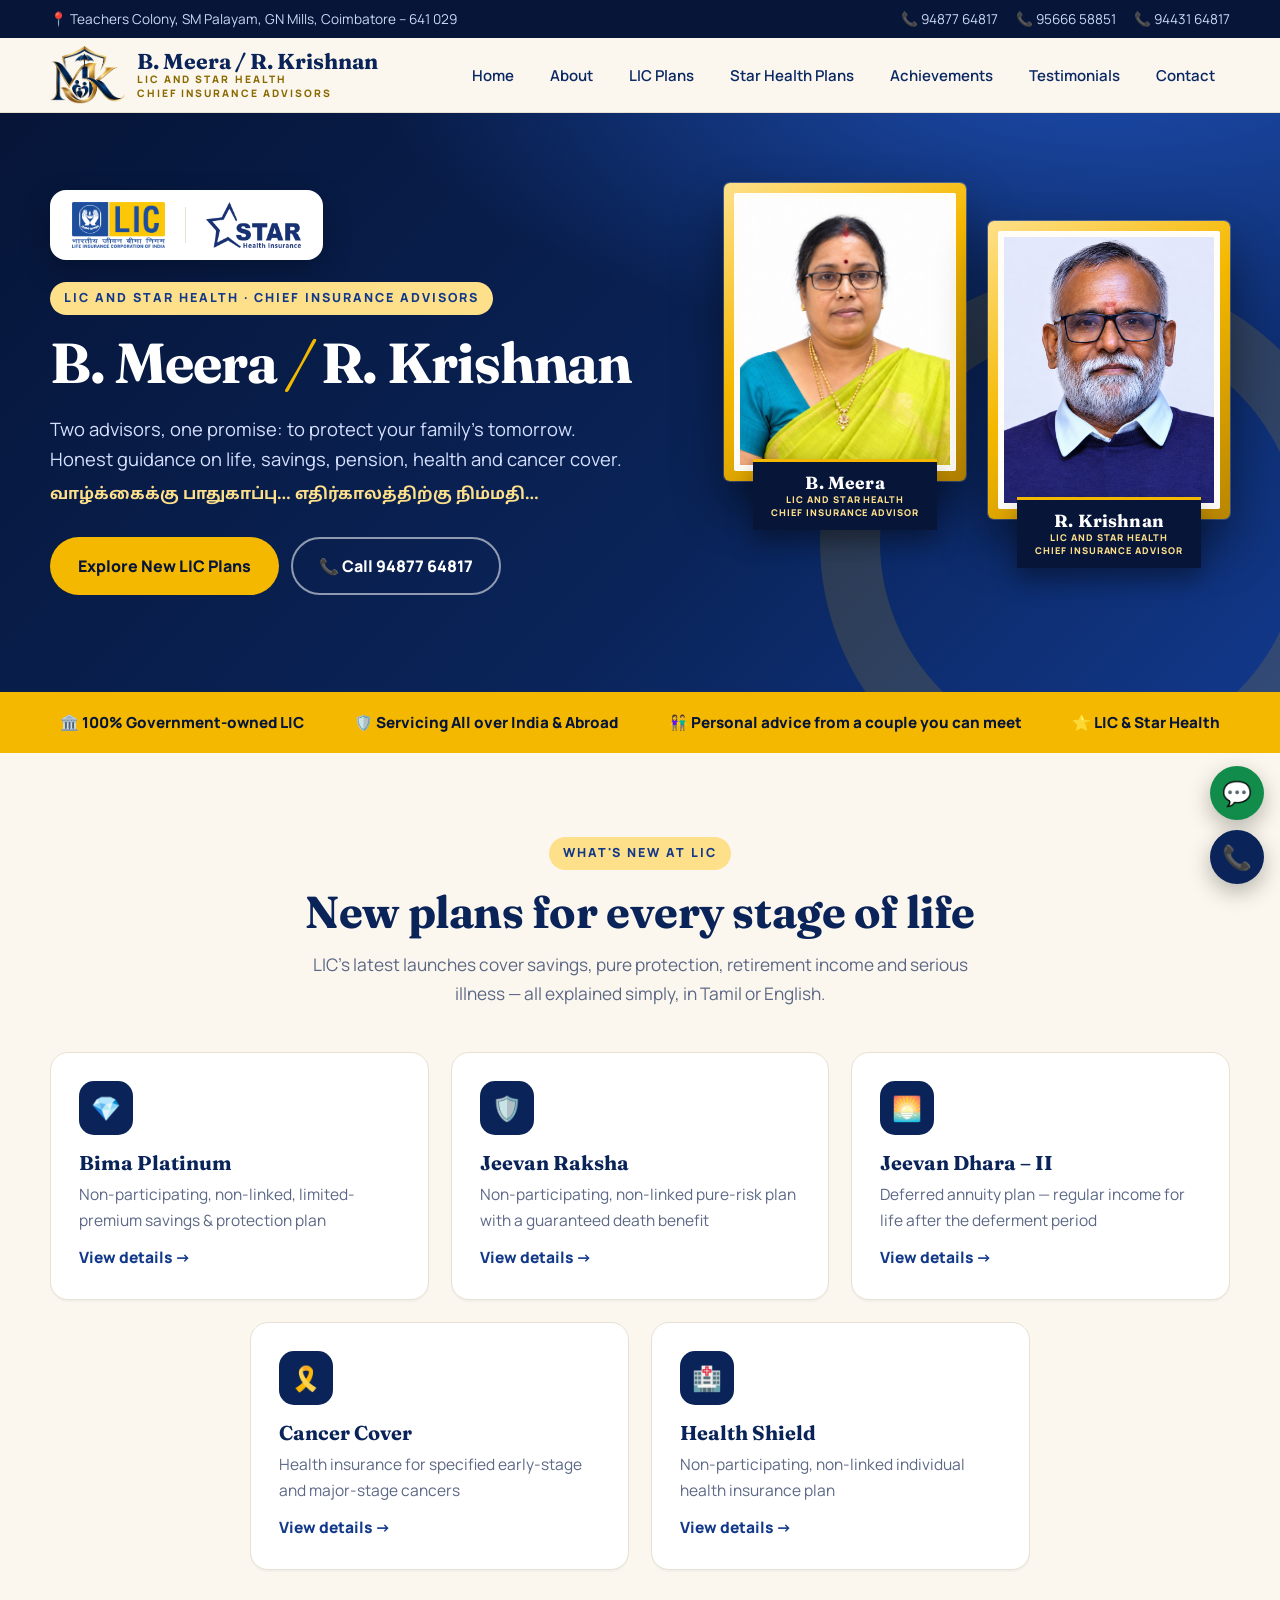
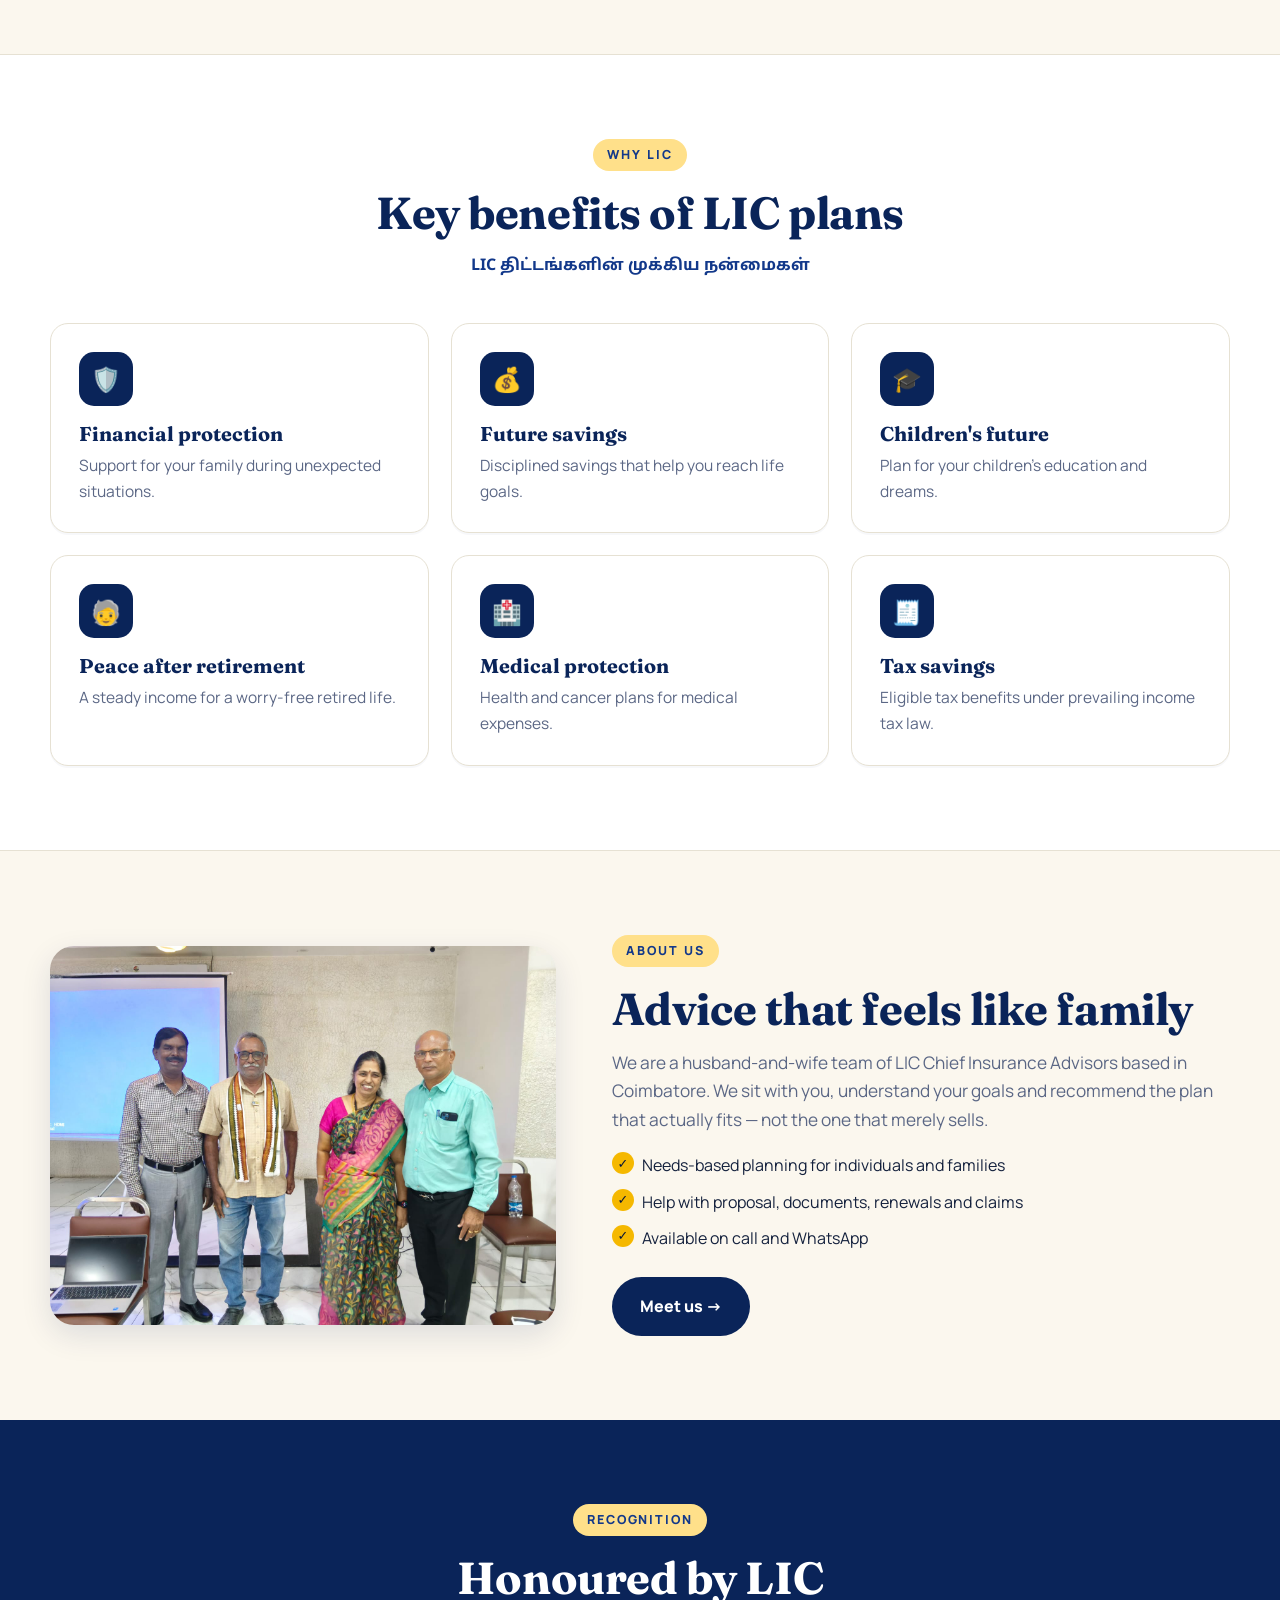
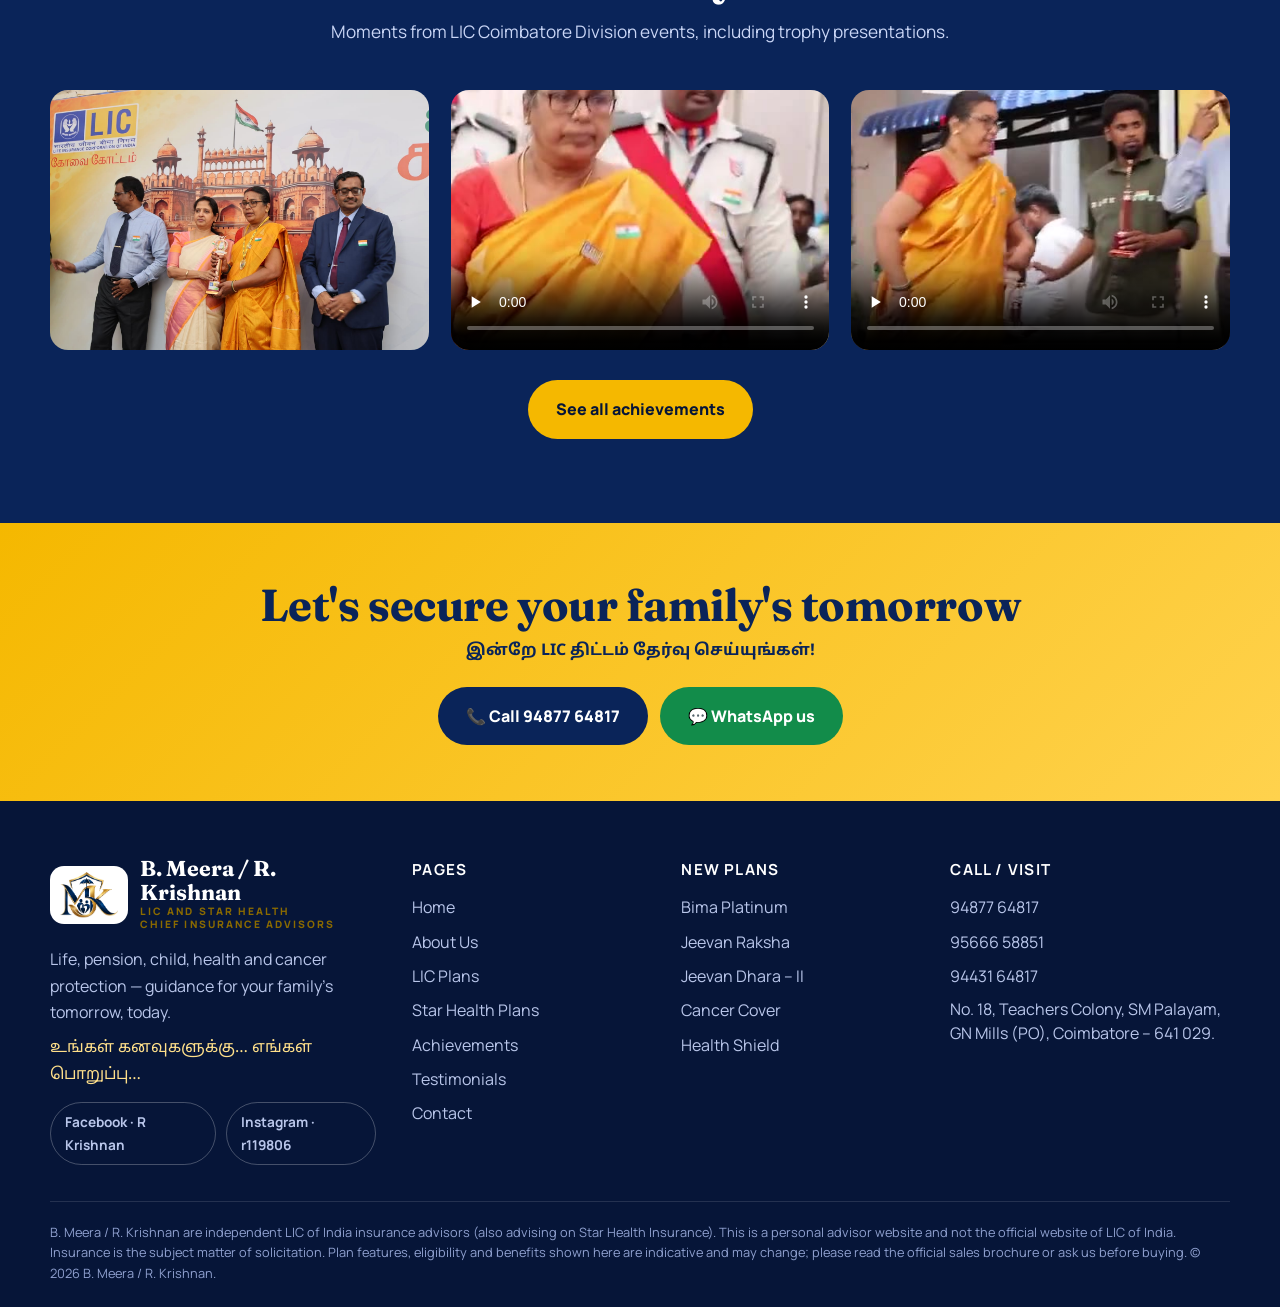
<file: index.html>
<!DOCTYPE html>
<html lang="en">
<head>
<meta charset="UTF-8">
<meta name="viewport" content="width=device-width,initial-scale=1">
<title>B. Meera / R. Krishnan | LIC Chief Insurance Advisors, Coimbatore</title>
<meta name="description" content="B. Meera / R. Krishnan — LIC Chief Insurance Advisors in Coimbatore. Explore new LIC plans: Bima Platinum, Jeevan Raksha, Jeevan Dhara II, Cancer Cover and Health Shield.">
<link rel="preconnect" href="https://fonts.googleapis.com"><link rel="preconnect" href="https://fonts.gstatic.com" crossorigin>
<link href="https://fonts.googleapis.com/css2?family=Fraunces:ital,opsz,wght@0,9..144,600;0,9..144,700;1,9..144,600&family=Manrope:wght@400;600;700;800&family=Noto+Sans+Tamil:wght@400;600;700&display=swap" rel="stylesheet">
<link rel="icon" type="image/png" href="images/favicon.png">
<link rel="stylesheet" href="css/style.css">
</head>
<body>
<div class="topbar"><div class="container">
  <span class="tb-addr">📍 Teachers Colony, SM Palayam, GN Mills, Coimbatore – 641 029</span>
  <span class="tb-phones"><a href="tel:+919487764817">📞 94877 64817</a><a href="tel:+919566658851">📞 95666 58851</a><a href="tel:+919443164817">📞 94431 64817</a></span>
</div></div>
<header class="nav"><div class="container">
  <a href="index.html" class="brand"><img class="brand-logo" src="images/logo-mk.png" alt="MK logo — B. Meera / R. Krishnan"><div class="bt"><strong>B. Meera / R. Krishnan</strong><span>LIC and Star Health<br>Chief Insurance Advisors</span></div></a>
  <button class="burger" aria-label="Menu" aria-expanded="false"><span></span></button>
  <ul>
     <li><a href="index.html" class="active">Home</a></li>
<li><a href="about.html" class="active">About</a></li>
<li><a href="plans.html" class="active">LIC Plans</a></li>
<li><a href="star-health-plans.html" class="active">Star Health Plans</a></li>
<li><a href="achievements.html" class="active">Achievements</a></li>
<li><a href="testimonials.html" class="active">Testimonials</a></li>
<li><a href="contact.html" class="active">Contact</a></li>
  </ul>
</div></header>

<section class="hero"><div class="container grid">
  <div>
    <div class="partners"><img src="images/logo-lic.png" alt="Life Insurance Corporation of India logo"><i></i><img src="images/logo-star.png" alt="Star Health Insurance logo"></div><br>
    <span class="eyebrow">LIC and Star Health · Chief Insurance Advisors</span>
    <h1><span class="nw">B. Meera</span> <em>/</em> <span class="nw">R. Krishnan</span></h1>
    <p class="tag">Two advisors, one promise: to protect your family's tomorrow. Honest guidance on life, savings, pension, health and cancer cover.</p>
    <p class="tamil tamil-tag">வாழ்க்கைக்கு பாதுகாப்பு… எதிர்காலத்திற்கு நிம்மதி…</p>
    <div class="actions"><a class="btn btn-gold" href="plans.html">Explore New LIC Plans</a><a class="btn btn-ghost" href="tel:+919487764817">📞 Call 94877 64817</a></div>
  </div>
  <div class="portraits">
    <figure class="frame"><div class="mat"><img src="images/meera.jpg" alt="B. Meera, LIC Chief Insurance Advisor" style="object-position:50% 22%"></div><figcaption><strong>B. Meera</strong><span>LIC and Star Health</span><span>Chief Insurance Advisor</span></figcaption></figure>
    <figure class="frame low"><div class="mat"><img src="images/krishnan.jpg" alt="R. Krishnan, LIC Chief Insurance Advisor" style="object-position:50% 28%"></div><figcaption><strong>R. Krishnan</strong><span>LIC and Star Health</span><span>Chief Insurance Advisor</span></figcaption></figure>
  </div>
</div></section>
<div class="strip"><div class="container"><span>🏛️ 100% Government-owned LIC</span><span>🛡️ Servicing All over India & Abroad</span><span>👫 Personal advice from a couple you can meet</span><span>⭐ LIC &amp; Star Health</span></div></div>

<section><div class="container">
  <div class="section-head center reveal"><span class="eyebrow">What's new at LIC</span><h2>New plans for every stage of life</h2><p class="lead">LIC's latest launches cover savings, pure protection, retirement income and serious illness — all explained simply, in Tamil or English.</p></div>
  <div class="grid-3">
    <a class="card reveal" href="plans.html#bima-platinum"><div class="ico">💎</div><h3>Bima Platinum</h3><p>Non-participating, non-linked, limited-premium savings & protection plan</p><p style="margin-top:12px;font-weight:800;color:var(--navy-2)">View details →</p></a>
    <a class="card reveal" href="plans.html#jeevan-raksha"><div class="ico">🛡️</div><h3>Jeevan Raksha</h3><p>Non-participating, non-linked pure-risk plan with a guaranteed death benefit</p><p style="margin-top:12px;font-weight:800;color:var(--navy-2)">View details →</p></a>
    <a class="card reveal" href="plans.html#jeevan-dhara"><div class="ico">🌅</div><h3>Jeevan Dhara – II</h3><p>Deferred annuity plan — regular income for life after the deferment period</p><p style="margin-top:12px;font-weight:800;color:var(--navy-2)">View details →</p></a>
  </div>
  <div class="grid-3" style="grid-template-columns:repeat(2,1fr);margin-top:22px;max-width:780px;margin-inline:auto">
    <a class="card reveal" href="plans.html#cancer-cover"><div class="ico">🎗️</div><h3>Cancer Cover</h3><p>Health insurance for specified early-stage and major-stage cancers</p><p style="margin-top:12px;font-weight:800;color:var(--navy-2)">View details →</p></a>
    <a class="card reveal" href="plans.html#health-shield"><div class="ico">🏥</div><h3>Health Shield</h3><p>Non-participating, non-linked individual health insurance plan</p><p style="margin-top:12px;font-weight:800;color:var(--navy-2)">View details →</p></a>
  </div>
</div></section>

<section class="alt"><div class="container">
  <div class="section-head center reveal"><span class="eyebrow">Why LIC</span><h2>Key benefits of LIC plans</h2><p class="tamil" style="font-weight:700;color:var(--navy-2)">LIC திட்டங்களின் முக்கிய நன்மைகள்</p></div>
  <div class="grid-3">
    <div class="card reveal"><div class="ico">🛡️</div><h3>Financial protection</h3><p>Support for your family during unexpected situations.</p></div>
    <div class="card reveal"><div class="ico">💰</div><h3>Future savings</h3><p>Disciplined savings that help you reach life goals.</p></div>
    <div class="card reveal"><div class="ico">🎓</div><h3>Children's future</h3><p>Plan for your children's education and dreams.</p></div>
    <div class="card reveal"><div class="ico">🧓</div><h3>Peace after retirement</h3><p>A steady income for a worry-free retired life.</p></div>
    <div class="card reveal"><div class="ico">🏥</div><h3>Medical protection</h3><p>Health and cancer plans for medical expenses.</p></div>
    <div class="card reveal"><div class="ico">🧾</div><h3>Tax savings</h3><p>Eligible tax benefits under prevailing income tax law.</p></div>
  </div>
</div></section>

<section><div class="container about-grid">
  <img class="reveal" src="images/team-event.jpg" alt="Advisor Krishnan with colleagues at an LIC event" style="aspect-ratio:4/3;object-position:center">
  <div class="reveal"><span class="eyebrow">About us</span><h2>Advice that feels like family</h2>
    <p class="lead">We are a husband-and-wife team of LIC Chief Insurance Advisors based in Coimbatore. We sit with you, understand your goals and recommend the plan that actually fits — not the one that merely sells.</p>
    <ul class="checks"><li>Needs-based planning for individuals and families</li><li>Help with proposal, documents, renewals and claims</li><li>Available on call and WhatsApp</li></ul>
    <a class="btn btn-navy" href="about.html">Meet us →</a></div>
</div></section>

<section class="dark"><div class="container">
  <div class="section-head center reveal"><span class="eyebrow">Recognition</span><h2>Honoured by LIC</h2><p class="lead">Moments from LIC Coimbatore Division events, including trophy presentations.</p></div>
  <div class="grid-3" style="grid-template-columns:repeat(3,1fr)">
    <img class="reveal" src="images/award-ceremony.jpg" alt="Trophy presentation at an LIC Coimbatore Division event" style="border-radius:18px;height:260px;width:100%;object-fit:cover">
    <video class="reveal" src="videos/achievement-1.mp4" poster="images/video-1-poster.jpg" controls playsinline preload="none" style="border-radius:18px;height:260px;width:100%;object-fit:cover;background:#000"></video>
    <video class="reveal" src="videos/achievement-2.mp4" poster="images/video-2-poster.jpg" controls playsinline preload="none" style="border-radius:18px;height:260px;width:100%;object-fit:cover;background:#000"></video>
  </div>
  <p class="center" style="margin-top:30px"><a class="btn btn-gold" href="achievements.html">See all achievements</a></p>
</div></section>

<section class="cta-band"><div class="container reveal">
  <h2>Let's secure your family's tomorrow</h2>
  <p class="tamil" style="font-weight:700;color:var(--navy)">இன்றே LIC திட்டம் தேர்வு செய்யுங்கள்!</p>
  <div class="row"><a class="btn btn-navy" href="tel:+919487764817">📞 Call 94877 64817</a><a class="btn btn-wa" href="https://wa.me/919487764817?text=Hello%2C%20I%20would%20like%20to%20know%20about%20LIC%20plans." target="_blank" rel="noopener">💬 WhatsApp us</a></div>
</div></section>

<footer><div class="container">
  <div class="cols">
    <div>
      <div class="brand"><span class="logo-chip"><img class="brand-logo" src="images/logo-mk.png" alt="MK logo"></span><div class="bt"><strong>B. Meera / R. Krishnan</strong><span>LIC and Star Health<br>Chief Insurance Advisors</span></div></div>
      <p style="margin-top:14px;max-width:34ch">Life, pension, child, health and cancer protection — guidance for your family's tomorrow, today.</p>
      <p class="tamil" style="margin-top:10px;color:#ffe08a">உங்கள் கனவுகளுக்கு… எங்கள் பொறுப்பு…</p>
      <div class="social"><a href="https://www.facebook.com/search/top?q=R%20Krishnan" target="_blank" rel="noopener">Facebook · R Krishnan</a><a href="https://www.instagram.com/r119806/" target="_blank" rel="noopener">Instagram · r119806</a></div>
    </div>
    <div><h4>Pages</h4><ul><li><a href="index.html">Home</a></li><li><a href="about.html">About Us</a></li><li><a href="plans.html">LIC Plans</a></li><li><a href="star-health-plans.html">Star Health Plans</a></li><li><a href="achievements.html">Achievements</a></li><li><a href="testimonials.html">Testimonials</a></li><li><a href="contact.html">Contact</a></li></ul></div>
    <div><h4>New Plans</h4><ul><li><a href="plans.html#bima-platinum">Bima Platinum</a></li><li><a href="plans.html#jeevan-raksha">Jeevan Raksha</a></li><li><a href="plans.html#jeevan-dhara">Jeevan Dhara – II</a></li><li><a href="plans.html#cancer-cover">Cancer Cover</a></li><li><a href="plans.html#health-shield">Health Shield</a></li></ul></div>
    <div><h4>Call / Visit</h4><ul><li><a href="tel:+919487764817">94877 64817</a></li><li><a href="tel:+919566658851">95666 58851</a></li><li><a href="tel:+919443164817">94431 64817</a></li><li style="line-height:1.5">No. 18, Teachers Colony, SM Palayam, GN Mills (PO), Coimbatore – 641 029.</li></ul></div>
  </div>
  <p class="disclaimer">B. Meera / R. Krishnan are independent LIC of India insurance advisors (also advising on Star Health Insurance). This is a personal advisor website and not the official website of LIC of India. Insurance is the subject matter of solicitation. Plan features, eligibility and benefits shown here are indicative and may change; please read the official sales brochure or ask us before buying. © 2026 B. Meera / R. Krishnan.</p>
</div></footer>
<div class="float"><a class="wa" href="https://wa.me/919487764817?text=Hello%2C%20I%20would%20like%20to%20know%20about%20LIC%20plans." target="_blank" rel="noopener" aria-label="WhatsApp">💬</a><a class="call" href="tel:+919487764817" aria-label="Call">📞</a></div>
<script src="js/main.js"></script>
</body></html>
</file>
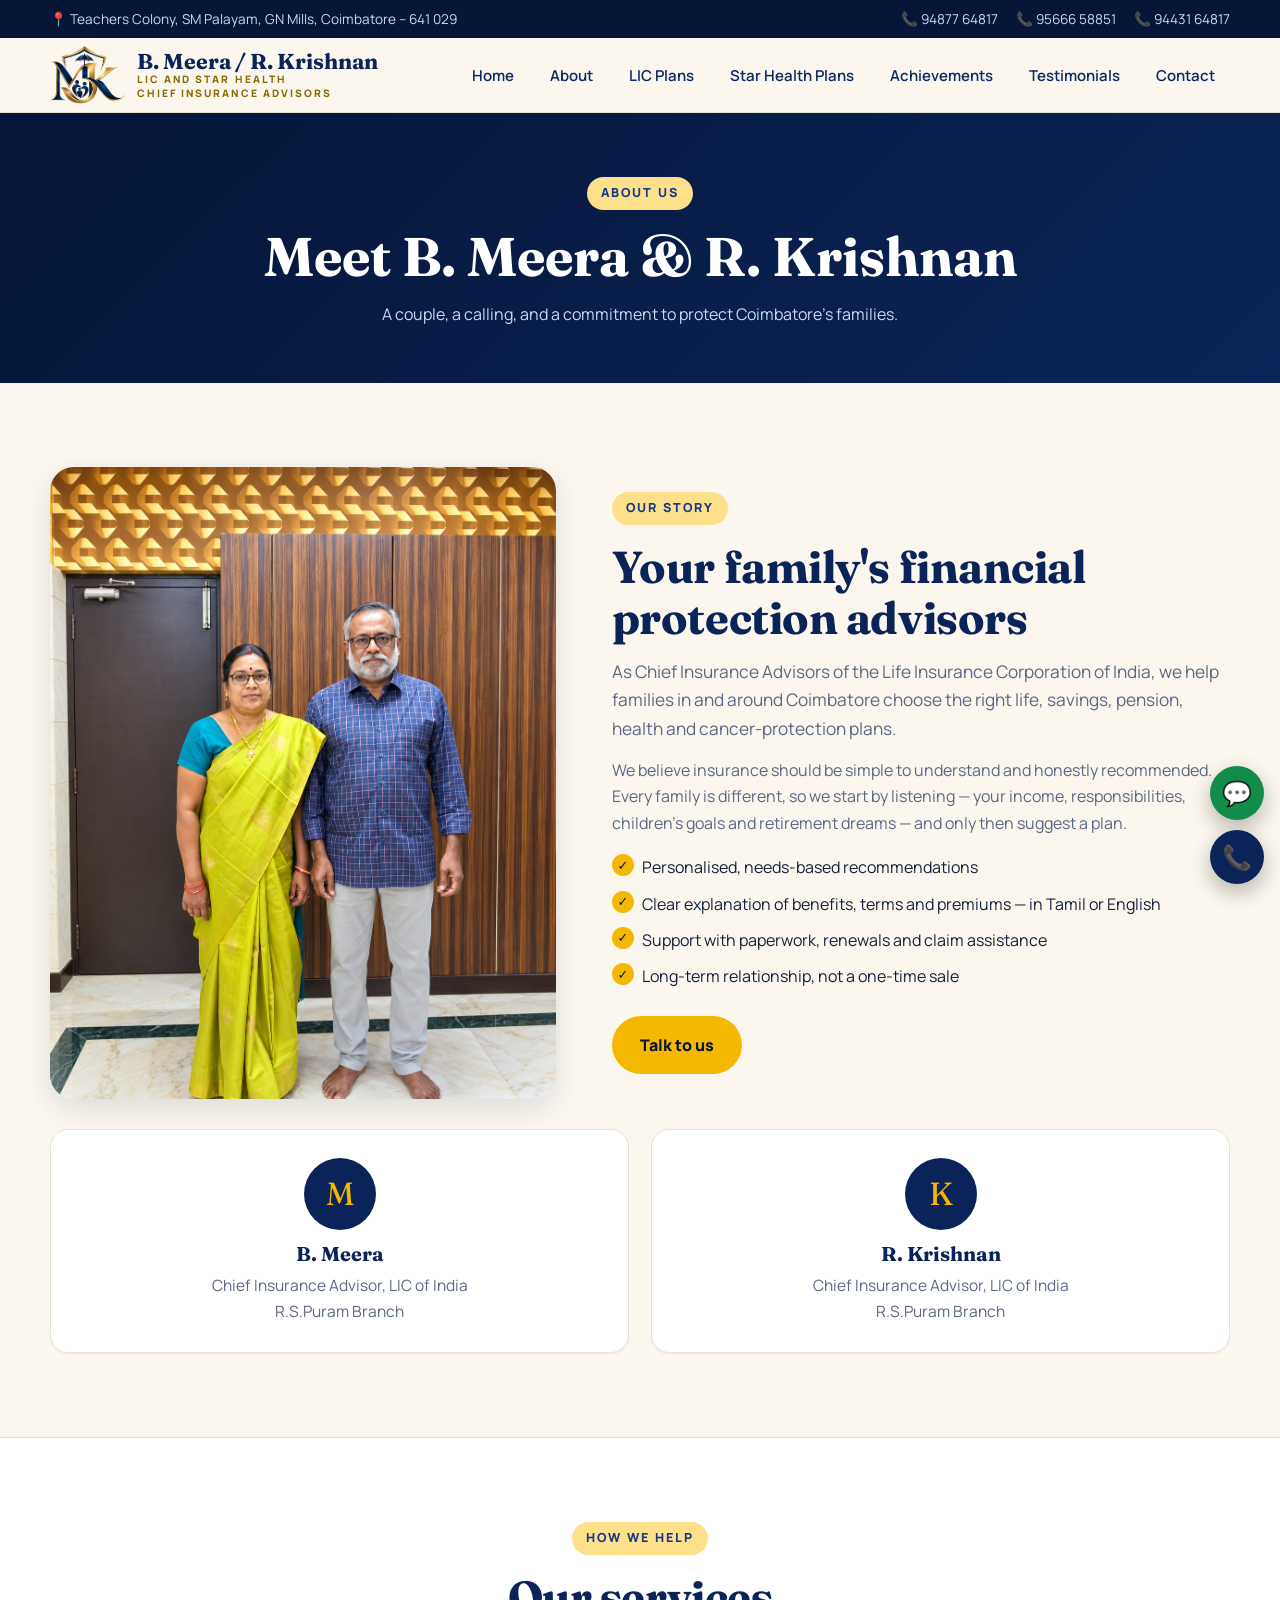
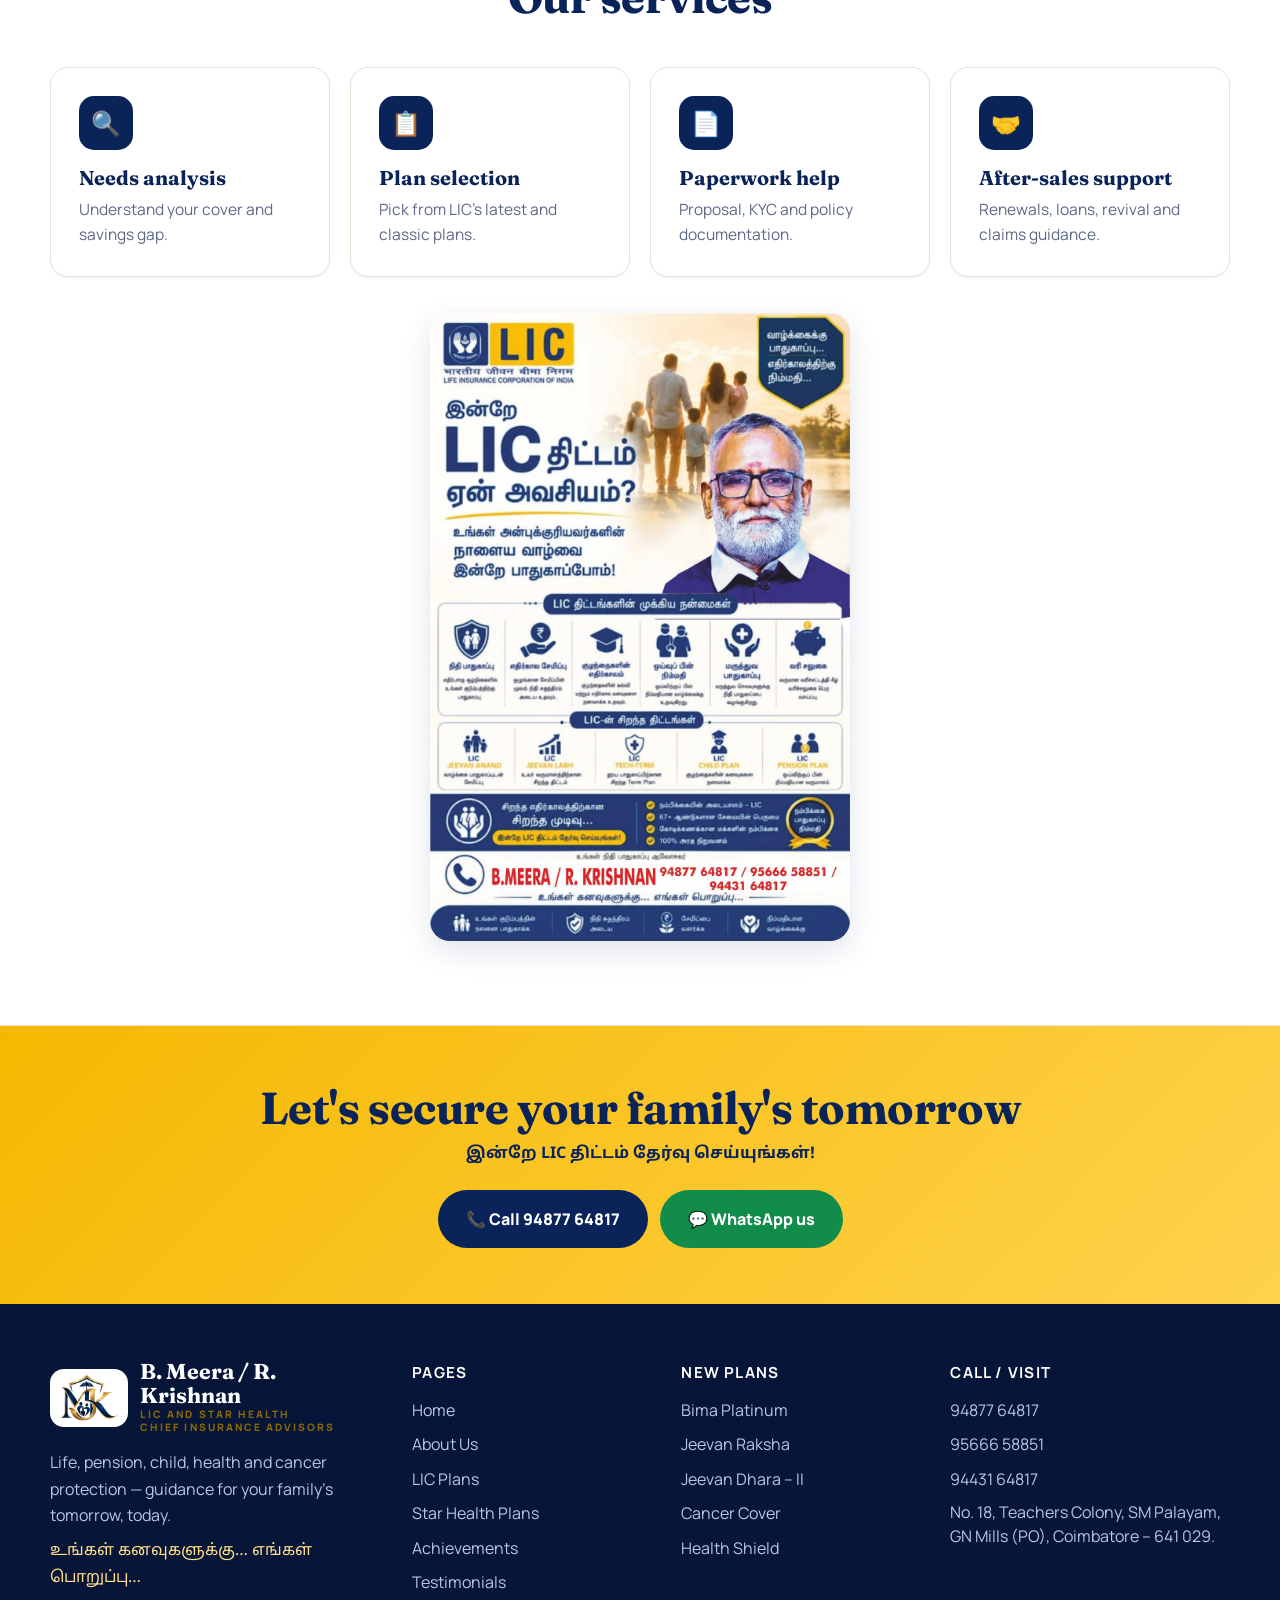
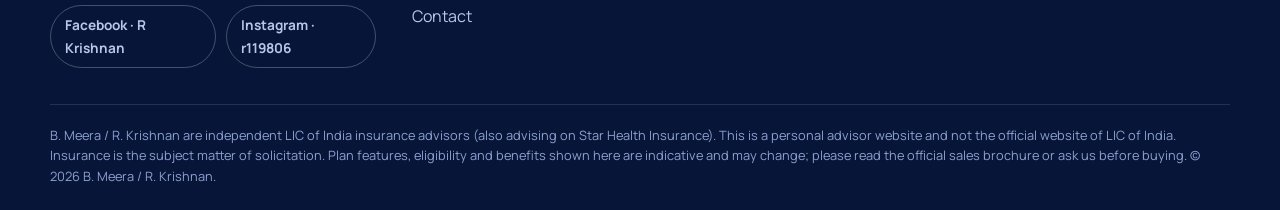
<file: about.html>
<!DOCTYPE html>
<html lang="en">
<head>
<meta charset="UTF-8">
<meta name="viewport" content="width=device-width,initial-scale=1">
<title>About | B. Meera / R. Krishnan</title>
<meta name="description" content="About B. Meera and R. Krishnan, LIC Chief Insurance Advisors in Coimbatore.">
<link rel="preconnect" href="https://fonts.googleapis.com"><link rel="preconnect" href="https://fonts.gstatic.com" crossorigin>
<link href="https://fonts.googleapis.com/css2?family=Fraunces:ital,opsz,wght@0,9..144,600;0,9..144,700;1,9..144,600&family=Manrope:wght@400;600;700;800&family=Noto+Sans+Tamil:wght@400;600;700&display=swap" rel="stylesheet">
<link rel="icon" type="image/png" href="images/favicon.png">
<link rel="stylesheet" href="css/style.css">
</head>
<body>
<div class="topbar"><div class="container">
  <span class="tb-addr">📍 Teachers Colony, SM Palayam, GN Mills, Coimbatore – 641 029</span>
  <span class="tb-phones"><a href="tel:+919487764817">📞 94877 64817</a><a href="tel:+919566658851">📞 95666 58851</a><a href="tel:+919443164817">📞 94431 64817</a></span>
</div></div>
<header class="nav"><div class="container">
  <a href="index.html" class="brand"><img class="brand-logo" src="images/logo-mk.png" alt="MK logo — B. Meera / R. Krishnan"><div class="bt"><strong>B. Meera / R. Krishnan</strong><span>LIC and Star Health<br>Chief Insurance Advisors</span></div></a>
  <button class="burger" aria-label="Menu" aria-expanded="false"><span></span></button>
  <ul>
    <li><a href="index.html" class="active">Home</a></li>
<li><a href="about.html" class="active">About</a></li>
<li><a href="plans.html" class="active">LIC Plans</a></li>
<li><a href="star-health-plans.html" class="active">Star Health Plans</a></li>
<li><a href="achievements.html" class="active">Achievements</a></li>
<li><a href="testimonials.html" class="active">Testimonials</a></li>
<li><a href="contact.html" class="active">Contact</a></li>
  </ul>
</div></header>

<section class="page-hero"><div class="container"><span class="eyebrow">About us</span><h1>Meet B. Meera &amp; R. Krishnan</h1><p>A couple, a calling, and a commitment to protect Coimbatore's families.</p></div></section>
<section><div class="container about-grid">
  <img class="reveal" src="images/couple.jpg" alt="B. Meera and R. Krishnan">
  <div class="reveal"><span class="eyebrow">Our story</span><h2>Your family's financial protection advisors</h2>
    <p class="lead">As Chief Insurance Advisors of the Life Insurance Corporation of India, we help families in and around Coimbatore choose the right life, savings, pension, health and cancer-protection plans.</p>
    <p style="margin-top:14px;color:var(--muted)">We believe insurance should be simple to understand and honestly recommended. Every family is different, so we start by listening — your income, responsibilities, children's goals and retirement dreams — and only then suggest a plan.</p>
    <ul class="checks"><li>Personalised, needs-based recommendations</li><li>Clear explanation of benefits, terms and premiums — in Tamil or English</li><li>Support with paperwork, renewals and claim assistance</li><li>Long-term relationship, not a one-time sale</li></ul>
    <a class="btn btn-gold" href="contact.html">Talk to us</a></div>
</div>
<div class="container"><div class="duo">
  <div class="card reveal"><div class="avatar">M</div><h3>B. Meera</h3><p>Chief Insurance Advisor, LIC of India</p><p>R.S.Puram Branch</p></div>
  <div class="card reveal"><div class="avatar">K</div><h3>R. Krishnan</h3><p>Chief Insurance Advisor, LIC of India</p><p>R.S.Puram Branch</p></div>
</div></div></section>
<section class="alt"><div class="container">
  <div class="section-head center reveal"><span class="eyebrow">How we help</span><h2>Our services</h2></div>
  <div class="grid-4">
    <div class="card reveal"><div class="ico">🔍</div><h3>Needs analysis</h3><p>Understand your cover and savings gap.</p></div>
    <div class="card reveal"><div class="ico">📋</div><h3>Plan selection</h3><p>Pick from LIC's latest and classic plans.</p></div>
    <div class="card reveal"><div class="ico">📄</div><h3>Paperwork help</h3><p>Proposal, KYC and policy documentation.</p></div>
    <div class="card reveal"><div class="ico">🤝</div><h3>After-sales support</h3><p>Renewals, loans, revival and claims guidance.</p></div>
  </div>
  <div class="center reveal" style="margin-top:36px"><img src="images/poster-tamil.jpg" alt="LIC awareness poster in Tamil with our contact numbers" style="width:100%;max-width:420px;margin-inline:auto;border-radius:20px;box-shadow:var(--shadow)"></div>
</div></section>

<section class="cta-band"><div class="container reveal">
  <h2>Let's secure your family's tomorrow</h2>
  <p class="tamil" style="font-weight:700;color:var(--navy)">இன்றே LIC திட்டம் தேர்வு செய்யுங்கள்!</p>
  <div class="row"><a class="btn btn-navy" href="tel:+919487764817">📞 Call 94877 64817</a><a class="btn btn-wa" href="https://wa.me/919487764817?text=Hello%2C%20I%20would%20like%20to%20know%20about%20LIC%20plans." target="_blank" rel="noopener">💬 WhatsApp us</a></div>
</div></section>

<footer><div class="container">
  <div class="cols">
    <div>
      <div class="brand"><span class="logo-chip"><img class="brand-logo" src="images/logo-mk.png" alt="MK logo"></span><div class="bt"><strong>B. Meera / R. Krishnan</strong><span>LIC and Star Health<br>Chief Insurance Advisors</span></div></div>
      <p style="margin-top:14px;max-width:34ch">Life, pension, child, health and cancer protection — guidance for your family's tomorrow, today.</p>
      <p class="tamil" style="margin-top:10px;color:#ffe08a">உங்கள் கனவுகளுக்கு… எங்கள் பொறுப்பு…</p>
      <div class="social"><a href="https://www.facebook.com/search/top?q=R%20Krishnan" target="_blank" rel="noopener">Facebook · R Krishnan</a><a href="https://www.instagram.com/r119806/" target="_blank" rel="noopener">Instagram · r119806</a></div>
    </div>
    <div><h4>Pages</h4><ul><li><a href="index.html">Home</a></li><li><a href="about.html">About Us</a></li><li><a href="plans.html">LIC Plans</a></li><li><a href="star-health-plans.html">Star Health Plans</a></li><li><a href="achievements.html">Achievements</a></li><li><a href="testimonials.html">Testimonials</a></li><li><a href="contact.html">Contact</a></li></ul></div>
    <div><h4>New Plans</h4><ul><li><a href="plans.html#bima-platinum">Bima Platinum</a></li><li><a href="plans.html#jeevan-raksha">Jeevan Raksha</a></li><li><a href="plans.html#jeevan-dhara">Jeevan Dhara – II</a></li><li><a href="plans.html#cancer-cover">Cancer Cover</a></li><li><a href="plans.html#health-shield">Health Shield</a></li></ul></div>
    <div><h4>Call / Visit</h4><ul><li><a href="tel:+919487764817">94877 64817</a></li><li><a href="tel:+919566658851">95666 58851</a></li><li><a href="tel:+919443164817">94431 64817</a></li><li style="line-height:1.5">No. 18, Teachers Colony, SM Palayam, GN Mills (PO), Coimbatore – 641 029.</li></ul></div>
  </div>
  <p class="disclaimer">B. Meera / R. Krishnan are independent LIC of India insurance advisors (also advising on Star Health Insurance). This is a personal advisor website and not the official website of LIC of India. Insurance is the subject matter of solicitation. Plan features, eligibility and benefits shown here are indicative and may change; please read the official sales brochure or ask us before buying. © 2026 B. Meera / R. Krishnan.</p>
</div></footer>
<div class="float"><a class="wa" href="https://wa.me/919487764817?text=Hello%2C%20I%20would%20like%20to%20know%20about%20LIC%20plans." target="_blank" rel="noopener" aria-label="WhatsApp">💬</a><a class="call" href="tel:+919487764817" aria-label="Call">📞</a></div>
<script src="js/main.js"></script>
</body></html>
</file>
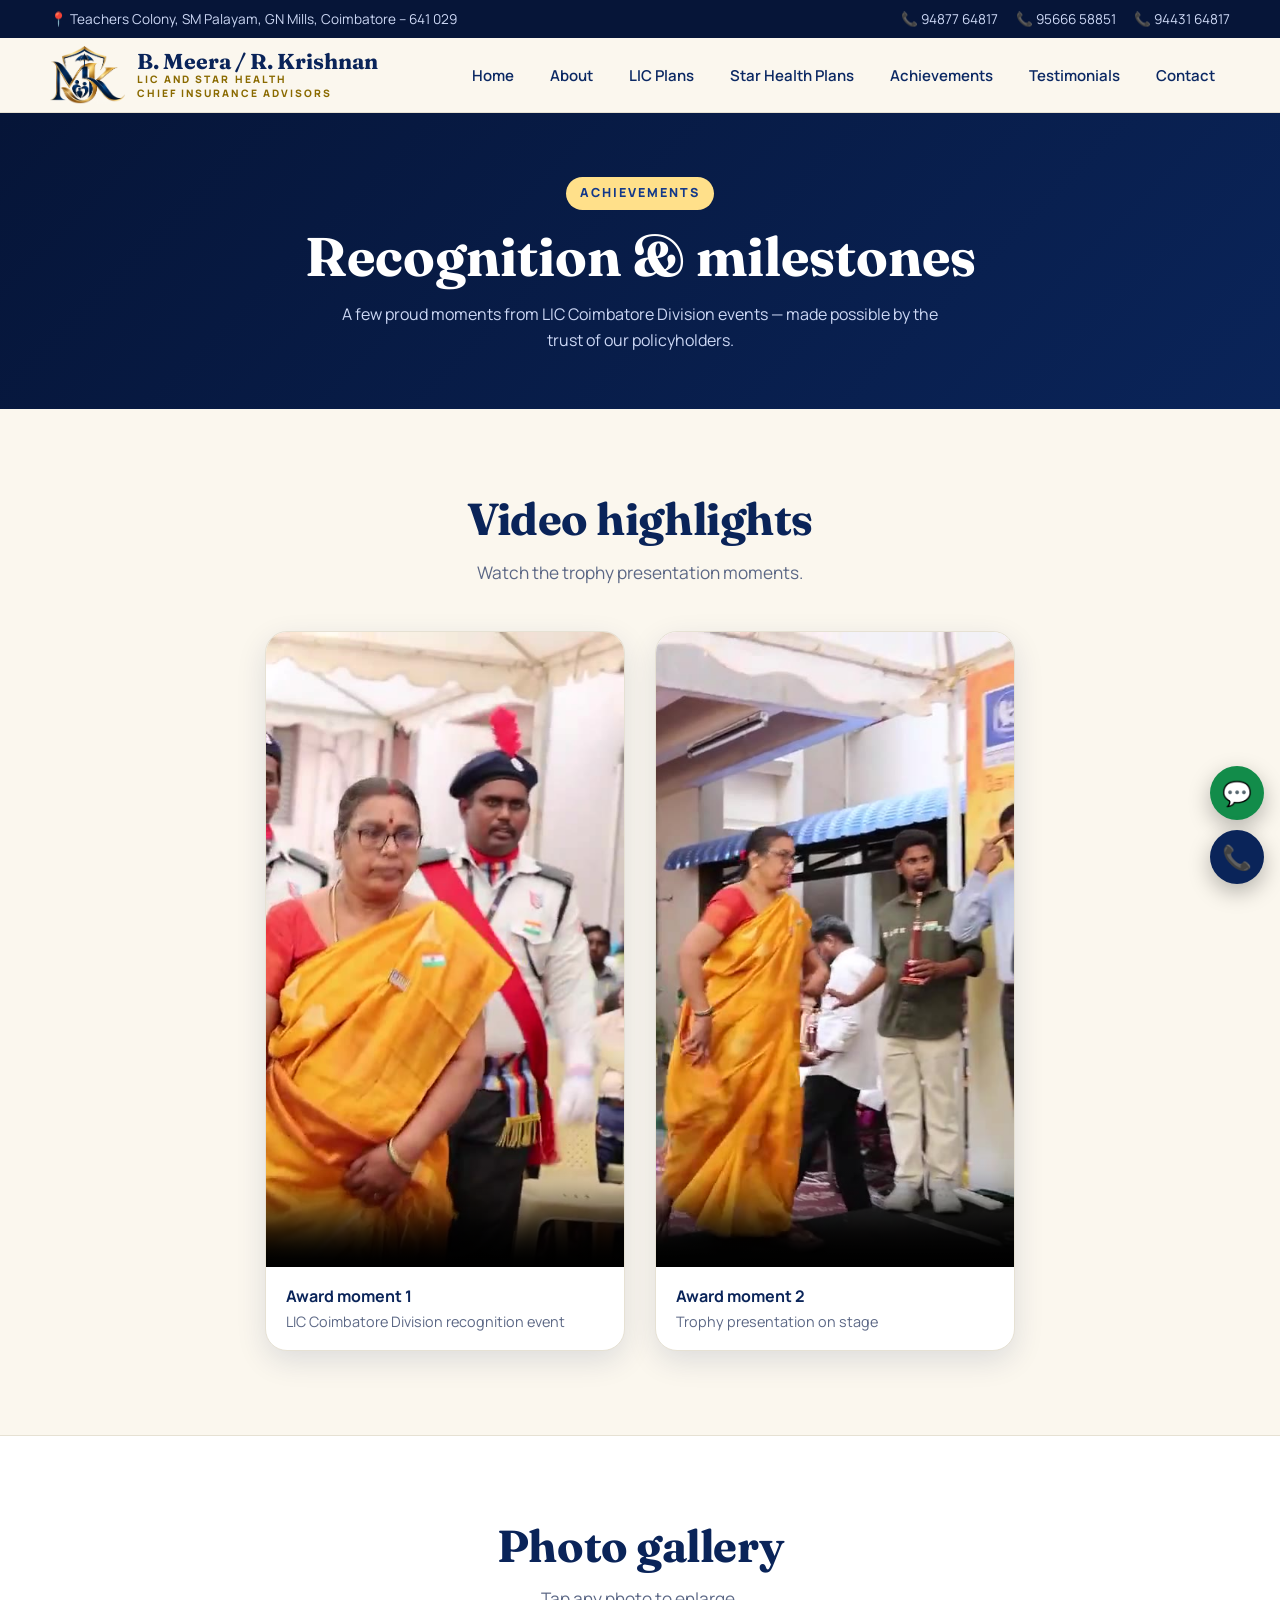
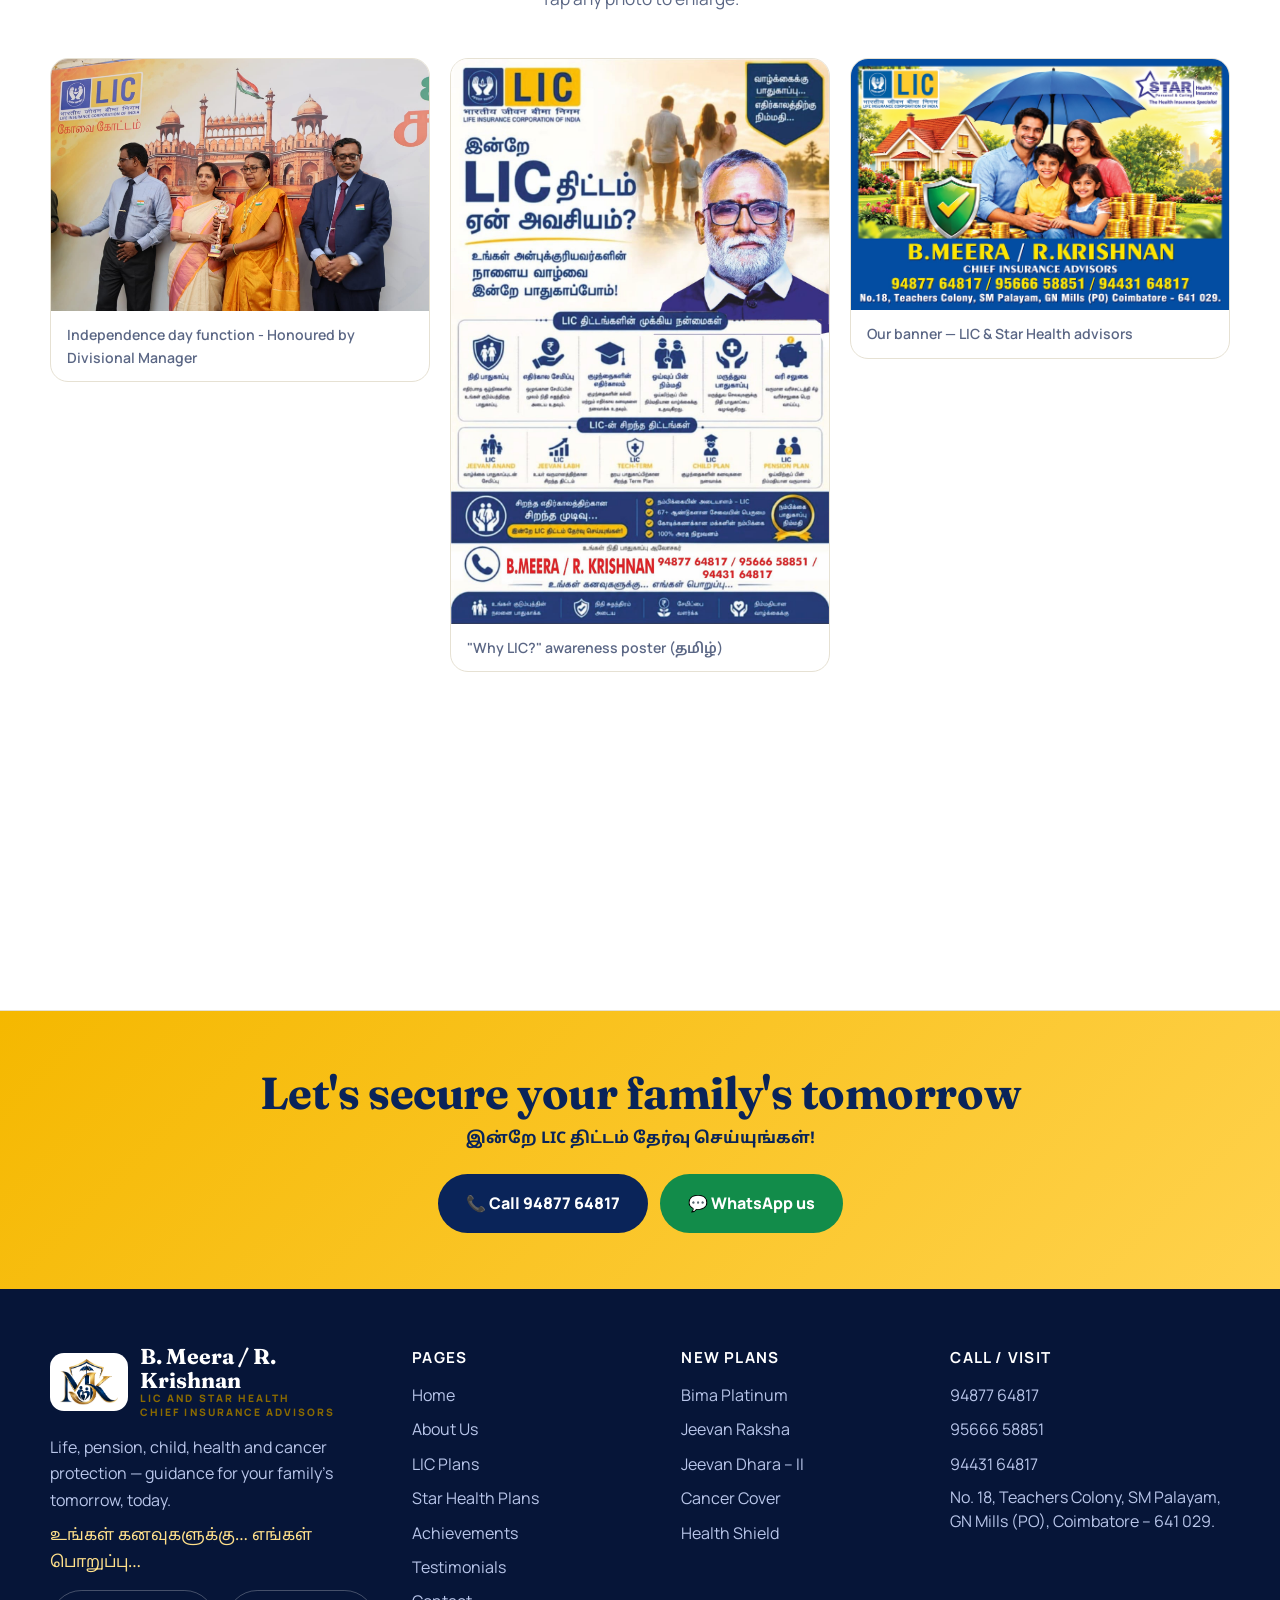
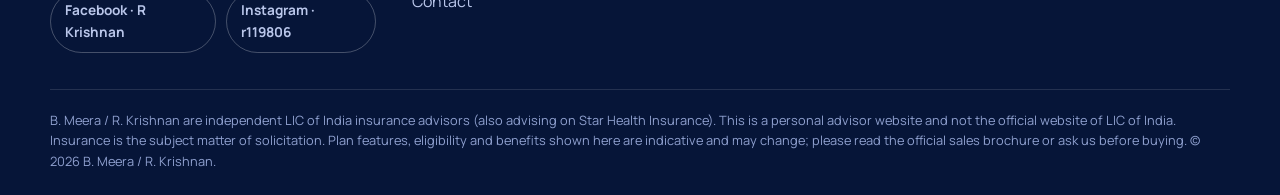
<file: achievements.html>
<!DOCTYPE html>
<html lang="en">
<head>
<meta charset="UTF-8">
<meta name="viewport" content="width=device-width,initial-scale=1">
<title>Achievements | B. Meera / R. Krishnan</title>
<meta name="description" content="Awards, recognition and moments from LIC Coimbatore Division events — B. Meera / R. Krishnan.">
<link rel="preconnect" href="https://fonts.googleapis.com"><link rel="preconnect" href="https://fonts.gstatic.com" crossorigin>
<link href="https://fonts.googleapis.com/css2?family=Fraunces:ital,opsz,wght@0,9..144,600;0,9..144,700;1,9..144,600&family=Manrope:wght@400;600;700;800&family=Noto+Sans+Tamil:wght@400;600;700&display=swap" rel="stylesheet">
<link rel="icon" type="image/png" href="images/favicon.png">
<link rel="stylesheet" href="css/style.css">
</head>
<body>
<div class="topbar"><div class="container">
  <span class="tb-addr">📍 Teachers Colony, SM Palayam, GN Mills, Coimbatore – 641 029</span>
  <span class="tb-phones"><a href="tel:+919487764817">📞 94877 64817</a><a href="tel:+919566658851">📞 95666 58851</a><a href="tel:+919443164817">📞 94431 64817</a></span>
</div></div>
<header class="nav"><div class="container">
  <a href="index.html" class="brand"><img class="brand-logo" src="images/logo-mk.png" alt="MK logo — B. Meera / R. Krishnan"><div class="bt"><strong>B. Meera / R. Krishnan</strong><span>LIC and Star Health<br>Chief Insurance Advisors</span></div></a>
  <button class="burger" aria-label="Menu" aria-expanded="false"><span></span></button>
  <ul>
     <li><a href="index.html" class="active">Home</a></li>
<li><a href="about.html" class="active">About</a></li>
<li><a href="plans.html" class="active">LIC Plans</a></li>
<li><a href="star-health-plans.html" class="active">Star Health Plans</a></li>
<li><a href="achievements.html" class="active">Achievements</a></li>
<li><a href="testimonials.html" class="active">Testimonials</a></li>
<li><a href="contact.html" class="active">Contact</a></li>
  </ul>
</div></header>

<section class="page-hero"><div class="container"><span class="eyebrow">Achievements</span><h1>Recognition &amp; milestones</h1><p>A few proud moments from LIC Coimbatore Division events — made possible by the trust of our policyholders.</p></div></section>
<section><div class="container">
  <div class="section-head center reveal"><h2>Video highlights</h2><p class="lead">Watch the trophy presentation moments.</p></div>
  <div class="videos">
    <div class="vcard reveal"><video src="videos/achievement-1.mp4" poster="images/video-1-poster.jpg" controls playsinline preload="metadata"></video><div class="cap"><b>Award moment 1</b><p>LIC Coimbatore Division recognition event</p></div></div>
    <div class="vcard reveal"><video src="videos/achievement-2.mp4" poster="images/video-2-poster.jpg" controls playsinline preload="metadata"></video><div class="cap"><b>Award moment 2</b><p>Trophy presentation on stage</p></div></div>
  </div>
</div></section>
<section class="alt"><div class="container">
  <div class="section-head center reveal"><h2>Photo gallery</h2><p class="lead">Tap any photo to enlarge.</p></div>
  <div class="gallery">
    <figure class="reveal"><img src="images/award-ceremony.jpg" alt="Trophy presentation at LIC Coimbatore Division" loading="lazy"><figcaption>Independence day function - Honoured by Divisional Manager</figcaption></figure>
    <figure class="reveal"><img src="images/team-event.jpg" alt="Advisor with colleagues at an LIC meeting" loading="lazy"><figcaption>With Chief Manager - Madam Assistant Branch Manager Development Officer</figcaption></figure>
    <figure class="reveal"><img src="images/poster-tamil.jpg" alt="LIC awareness poster in Tamil" loading="lazy"><figcaption>"Why LIC?" awareness poster (தமிழ்)</figcaption></figure>
    <figure class="reveal"><img src="images/banner.jpg" alt="LIC and Star Health advisors banner" loading="lazy"><figcaption>Our banner — LIC &amp; Star Health advisors</figcaption></figure>
    <figure class="reveal"><img src="images/couple.jpg" alt="B. Meera and R. Krishnan" loading="lazy"><figcaption>B. Meera &amp; R. Krishnan</figcaption></figure>
  </div>
</div></section>
<div class="lightbox" aria-hidden="true"><img alt=""></div>

<section class="cta-band"><div class="container reveal">
  <h2>Let's secure your family's tomorrow</h2>
  <p class="tamil" style="font-weight:700;color:var(--navy)">இன்றே LIC திட்டம் தேர்வு செய்யுங்கள்!</p>
  <div class="row"><a class="btn btn-navy" href="tel:+919487764817">📞 Call 94877 64817</a><a class="btn btn-wa" href="https://wa.me/919487764817?text=Hello%2C%20I%20would%20like%20to%20know%20about%20LIC%20plans." target="_blank" rel="noopener">💬 WhatsApp us</a></div>
</div></section>

<footer><div class="container">
  <div class="cols">
    <div>
      <div class="brand"><span class="logo-chip"><img class="brand-logo" src="images/logo-mk.png" alt="MK logo"></span><div class="bt"><strong>B. Meera / R. Krishnan</strong><span>LIC and Star Health<br>Chief Insurance Advisors</span></div></div>
      <p style="margin-top:14px;max-width:34ch">Life, pension, child, health and cancer protection — guidance for your family's tomorrow, today.</p>
      <p class="tamil" style="margin-top:10px;color:#ffe08a">உங்கள் கனவுகளுக்கு… எங்கள் பொறுப்பு…</p>
      <div class="social"><a href="https://www.facebook.com/search/top?q=R%20Krishnan" target="_blank" rel="noopener">Facebook · R Krishnan</a><a href="https://www.instagram.com/r119806/" target="_blank" rel="noopener">Instagram · r119806</a></div>
    </div>
    <div><h4>Pages</h4><ul><li><a href="index.html">Home</a></li><li><a href="about.html">About Us</a></li><li><a href="plans.html">LIC Plans</a></li><li><a href="star-health-plans.html">Star Health Plans</a></li><li><a href="achievements.html">Achievements</a></li><li><a href="testimonials.html">Testimonials</a></li><li><a href="contact.html">Contact</a></li></ul></div>
    <div><h4>New Plans</h4><ul><li><a href="plans.html#bima-platinum">Bima Platinum</a></li><li><a href="plans.html#jeevan-raksha">Jeevan Raksha</a></li><li><a href="plans.html#jeevan-dhara">Jeevan Dhara – II</a></li><li><a href="plans.html#cancer-cover">Cancer Cover</a></li><li><a href="plans.html#health-shield">Health Shield</a></li></ul></div>
    <div><h4>Call / Visit</h4><ul><li><a href="tel:+919487764817">94877 64817</a></li><li><a href="tel:+919566658851">95666 58851</a></li><li><a href="tel:+919443164817">94431 64817</a></li><li style="line-height:1.5">No. 18, Teachers Colony, SM Palayam, GN Mills (PO), Coimbatore – 641 029.</li></ul></div>
  </div>
  <p class="disclaimer">B. Meera / R. Krishnan are independent LIC of India insurance advisors (also advising on Star Health Insurance). This is a personal advisor website and not the official website of LIC of India. Insurance is the subject matter of solicitation. Plan features, eligibility and benefits shown here are indicative and may change; please read the official sales brochure or ask us before buying. © 2026 B. Meera / R. Krishnan.</p>
</div></footer>
<div class="float"><a class="wa" href="https://wa.me/919487764817?text=Hello%2C%20I%20would%20like%20to%20know%20about%20LIC%20plans." target="_blank" rel="noopener" aria-label="WhatsApp">💬</a><a class="call" href="tel:+919487764817" aria-label="Call">📞</a></div>
<script src="js/main.js"></script>
</body></html>
</file>
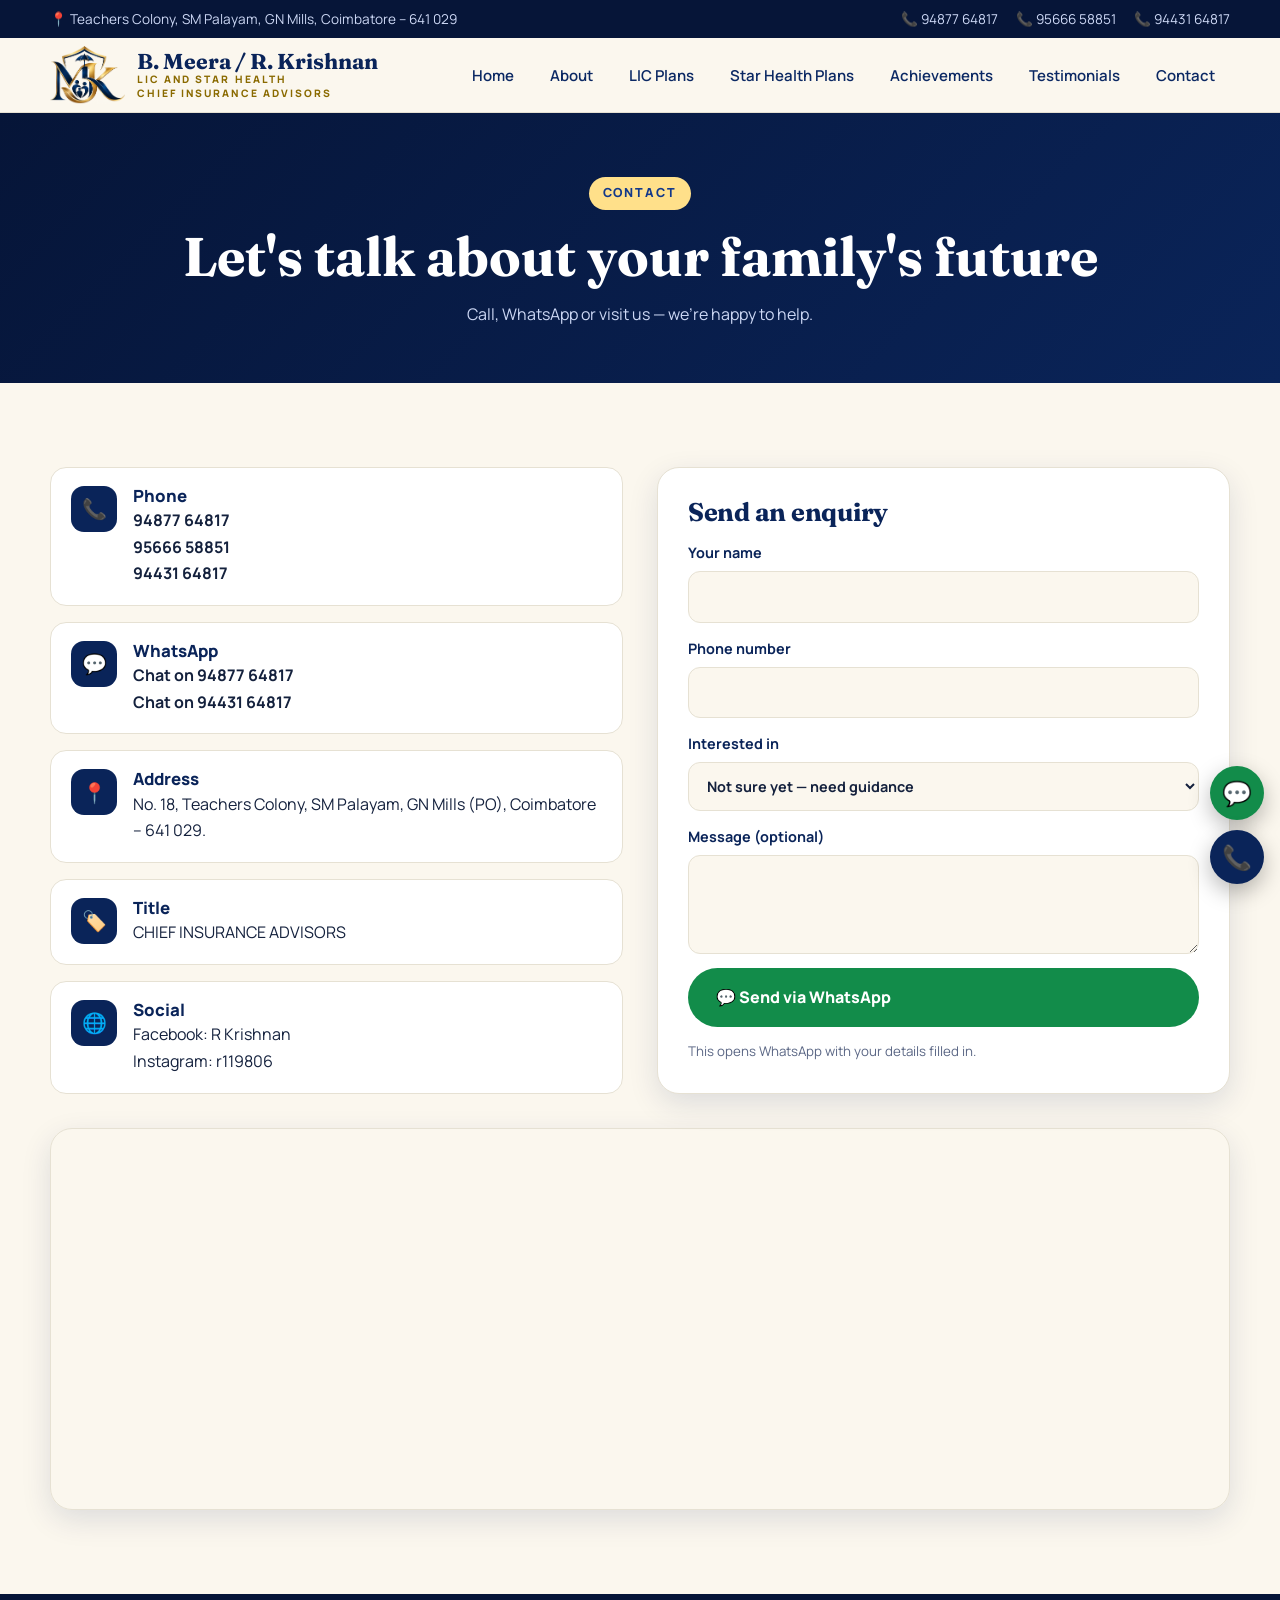
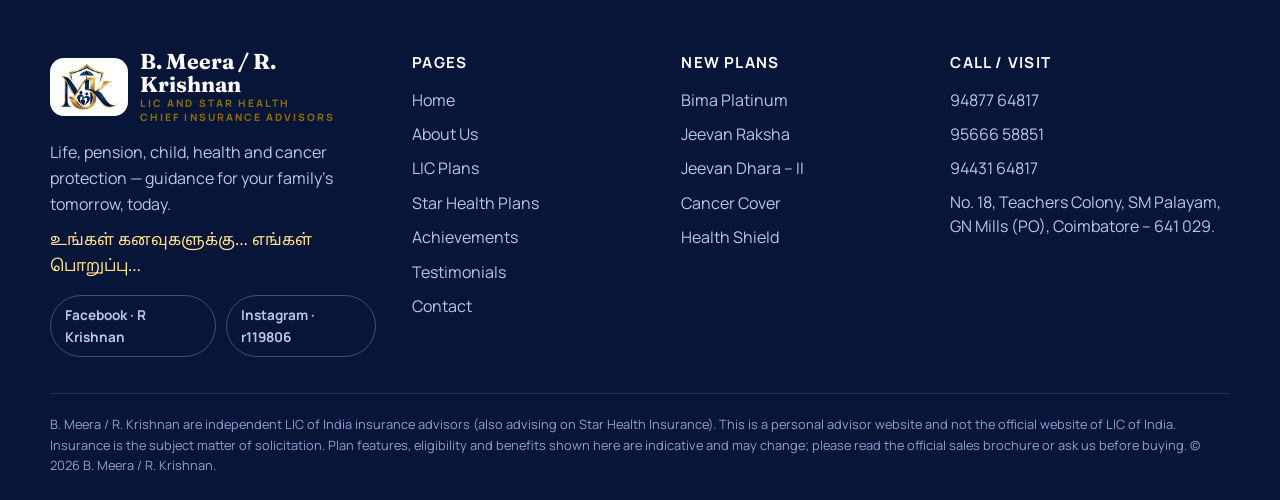
<file: contact.html>
<!DOCTYPE html>
<html lang="en">
<head>
<meta charset="UTF-8">
<meta name="viewport" content="width=device-width,initial-scale=1">
<title>Contact | B. Meera / R. Krishnan</title>
<meta name="description" content="Contact B. Meera / R. Krishnan, LIC Chief Insurance Advisors, Teachers Colony, SM Palayam, GN Mills, Coimbatore 641 029.">
<link rel="preconnect" href="https://fonts.googleapis.com"><link rel="preconnect" href="https://fonts.gstatic.com" crossorigin>
<link href="https://fonts.googleapis.com/css2?family=Fraunces:ital,opsz,wght@0,9..144,600;0,9..144,700;1,9..144,600&family=Manrope:wght@400;600;700;800&family=Noto+Sans+Tamil:wght@400;600;700&display=swap" rel="stylesheet">
<link rel="icon" type="image/png" href="images/favicon.png">
<link rel="stylesheet" href="css/style.css">
</head>
<body>
<div class="topbar"><div class="container">
  <span class="tb-addr">📍 Teachers Colony, SM Palayam, GN Mills, Coimbatore – 641 029</span>
  <span class="tb-phones"><a href="tel:+919487764817">📞 94877 64817</a><a href="tel:+919566658851">📞 95666 58851</a><a href="tel:+919443164817">📞 94431 64817</a></span>
</div></div>
<header class="nav"><div class="container">
  <a href="index.html" class="brand"><img class="brand-logo" src="images/logo-mk.png" alt="MK logo — B. Meera / R. Krishnan"><div class="bt"><strong>B. Meera / R. Krishnan</strong><span>LIC and Star Health<br>Chief Insurance Advisors</span></div></a>
  <button class="burger" aria-label="Menu" aria-expanded="false"><span></span></button>
  <ul>
     <li><a href="index.html" class="active">Home</a></li>
<li><a href="about.html" class="active">About</a></li>
<li><a href="plans.html" class="active">LIC Plans</a></li>
<li><a href="star-health-plans.html" class="active">Star Health Plans</a></li>
<li><a href="achievements.html" class="active">Achievements</a></li>
<li><a href="testimonials.html" class="active">Testimonials</a></li>
<li><a href="contact.html" class="active">Contact</a></li>
  </ul>
</div></header>

<section class="page-hero"><div class="container"><span class="eyebrow">Contact</span><h1>Let's talk about your family's future</h1><p>Call, WhatsApp or visit us — we're happy to help.</p></div></section>
<section><div class="container">
  <div class="contact-grid">
    <div class="info-list reveal">
      <div class="info"><div class="ico">📞</div><div class="phones"><h3>Phone</h3><a href="tel:+919487764817">94877 64817</a><a href="tel:+919566658851">95666 58851</a><a href="tel:+919443164817">94431 64817</a></div></div>
<div class="info"><div class="ico">💬</div><div class="phones"><h3>WhatsApp</h3>
  <a href="https://wa.me/919487764817?text=Hello%2C%20I%20would%20like%20to%20know%20about%20LIC%20plans." target="_blank" rel="noopener">Chat on 94877 64817</a>
  <a href="https://wa.me/919443164817?text=Hello%2C%20I%20would%20like%20to%20know%20about%20LIC%20plans." target="_blank" rel="noopener">Chat on 94431 64817</a>
</div></div>
      <div class="info"><div class="ico">📍</div><div><h3>Address</h3><p>No. 18, Teachers Colony, SM Palayam, GN Mills (PO), Coimbatore – 641 029.</p></div></div>
      <div class="info"><div class="ico">🏷️</div><div><h3>Title</h3><p>CHIEF INSURANCE ADVISORS</p></div></div>
      <div class="info"><div class="ico">🌐</div><div><h3>Social</h3><p><a href="https://www.facebook.com/search/top?q=R%20Krishnan" target="_blank" rel="noopener">Facebook: R Krishnan</a><br><a href="https://www.instagram.com/r119806/" target="_blank" rel="noopener">Instagram: r119806</a></p></div></div>
    </div>
    <form class="enq reveal" id="enquiry">
      <h2 style="font-size:1.6rem;margin:0">Send an enquiry</h2>
      <label>Your name<input name="name" required autocomplete="name"></label>
      <label>Phone number<input name="phone" type="tel" required autocomplete="tel"></label>
      <label>Interested in<select name="plan"><option>Not sure yet — need guidance</option><option>LIC Bima Platinum</option><option>LIC Jeevan Raksha</option><option>LIC Jeevan Dhara – II</option><option>LIC New Cancer Cover</option><option>LIC Health Shield</option><option>Child plan</option><option>Pension plan</option><option>Term / Tech-Term plan</option><option>Star Health Insurance</option></select></label>
      <label>Message (optional)<textarea name="message" rows="3"></textarea></label>
      <button class="btn btn-wa" type="submit">💬 Send via WhatsApp</button>
      <small style="color:var(--muted)">This opens WhatsApp with your details filled in.</small>
    </form>
  </div>
  <div class="map reveal"><iframe title="Map to our office in SM Palayam, Coimbatore" src="https://maps.google.com/maps?q=No.18%2C%20Teachers%20Colony%2C%20SM%20Palayam%2C%20GN%20Mills%2C%20Coimbatore%20641029&output=embed" loading="lazy" referrerpolicy="no-referrer-when-downgrade"></iframe></div>
</div></section>

<footer><div class="container">
  <div class="cols">
    <div>
      <div class="brand"><span class="logo-chip"><img class="brand-logo" src="images/logo-mk.png" alt="MK logo"></span><div class="bt"><strong>B. Meera / R. Krishnan</strong><span>LIC and Star Health<br>Chief Insurance Advisors</span></div></div>
      <p style="margin-top:14px;max-width:34ch">Life, pension, child, health and cancer protection — guidance for your family's tomorrow, today.</p>
      <p class="tamil" style="margin-top:10px;color:#ffe08a">உங்கள் கனவுகளுக்கு… எங்கள் பொறுப்பு…</p>
      <div class="social"><a href="https://www.facebook.com/search/top?q=R%20Krishnan" target="_blank" rel="noopener">Facebook · R Krishnan</a><a href="https://www.instagram.com/r119806/" target="_blank" rel="noopener">Instagram · r119806</a></div>
    </div>
    <div><h4>Pages</h4><ul><li><a href="index.html">Home</a></li><li><a href="about.html">About Us</a></li><li><a href="plans.html">LIC Plans</a></li><li><a href="star-health-plans.html">Star Health Plans</a></li><li><a href="achievements.html">Achievements</a></li><li><a href="testimonials.html">Testimonials</a></li><li><a href="contact.html">Contact</a></li></ul></div>
    <div><h4>New Plans</h4><ul><li><a href="plans.html#bima-platinum">Bima Platinum</a></li><li><a href="plans.html#jeevan-raksha">Jeevan Raksha</a></li><li><a href="plans.html#jeevan-dhara">Jeevan Dhara – II</a></li><li><a href="plans.html#cancer-cover">Cancer Cover</a></li><li><a href="plans.html#health-shield">Health Shield</a></li></ul></div>
    <div><h4>Call / Visit</h4><ul><li><a href="tel:+919487764817">94877 64817</a></li><li><a href="tel:+919566658851">95666 58851</a></li><li><a href="tel:+919443164817">94431 64817</a></li><li style="line-height:1.5">No. 18, Teachers Colony, SM Palayam, GN Mills (PO), Coimbatore – 641 029.</li></ul></div>
  </div>
  <p class="disclaimer">B. Meera / R. Krishnan are independent LIC of India insurance advisors (also advising on Star Health Insurance). This is a personal advisor website and not the official website of LIC of India. Insurance is the subject matter of solicitation. Plan features, eligibility and benefits shown here are indicative and may change; please read the official sales brochure or ask us before buying. © 2026 B. Meera / R. Krishnan.</p>
</div></footer>
<div class="float"><a class="wa" href="https://wa.me/919487764817?text=Hello%2C%20I%20would%20like%20to%20know%20about%20LIC%20plans." target="_blank" rel="noopener" aria-label="WhatsApp">💬</a><a class="call" href="tel:+919487764817" aria-label="Call">📞</a></div>
<script src="js/main.js"></script>
</body></html>
</file>
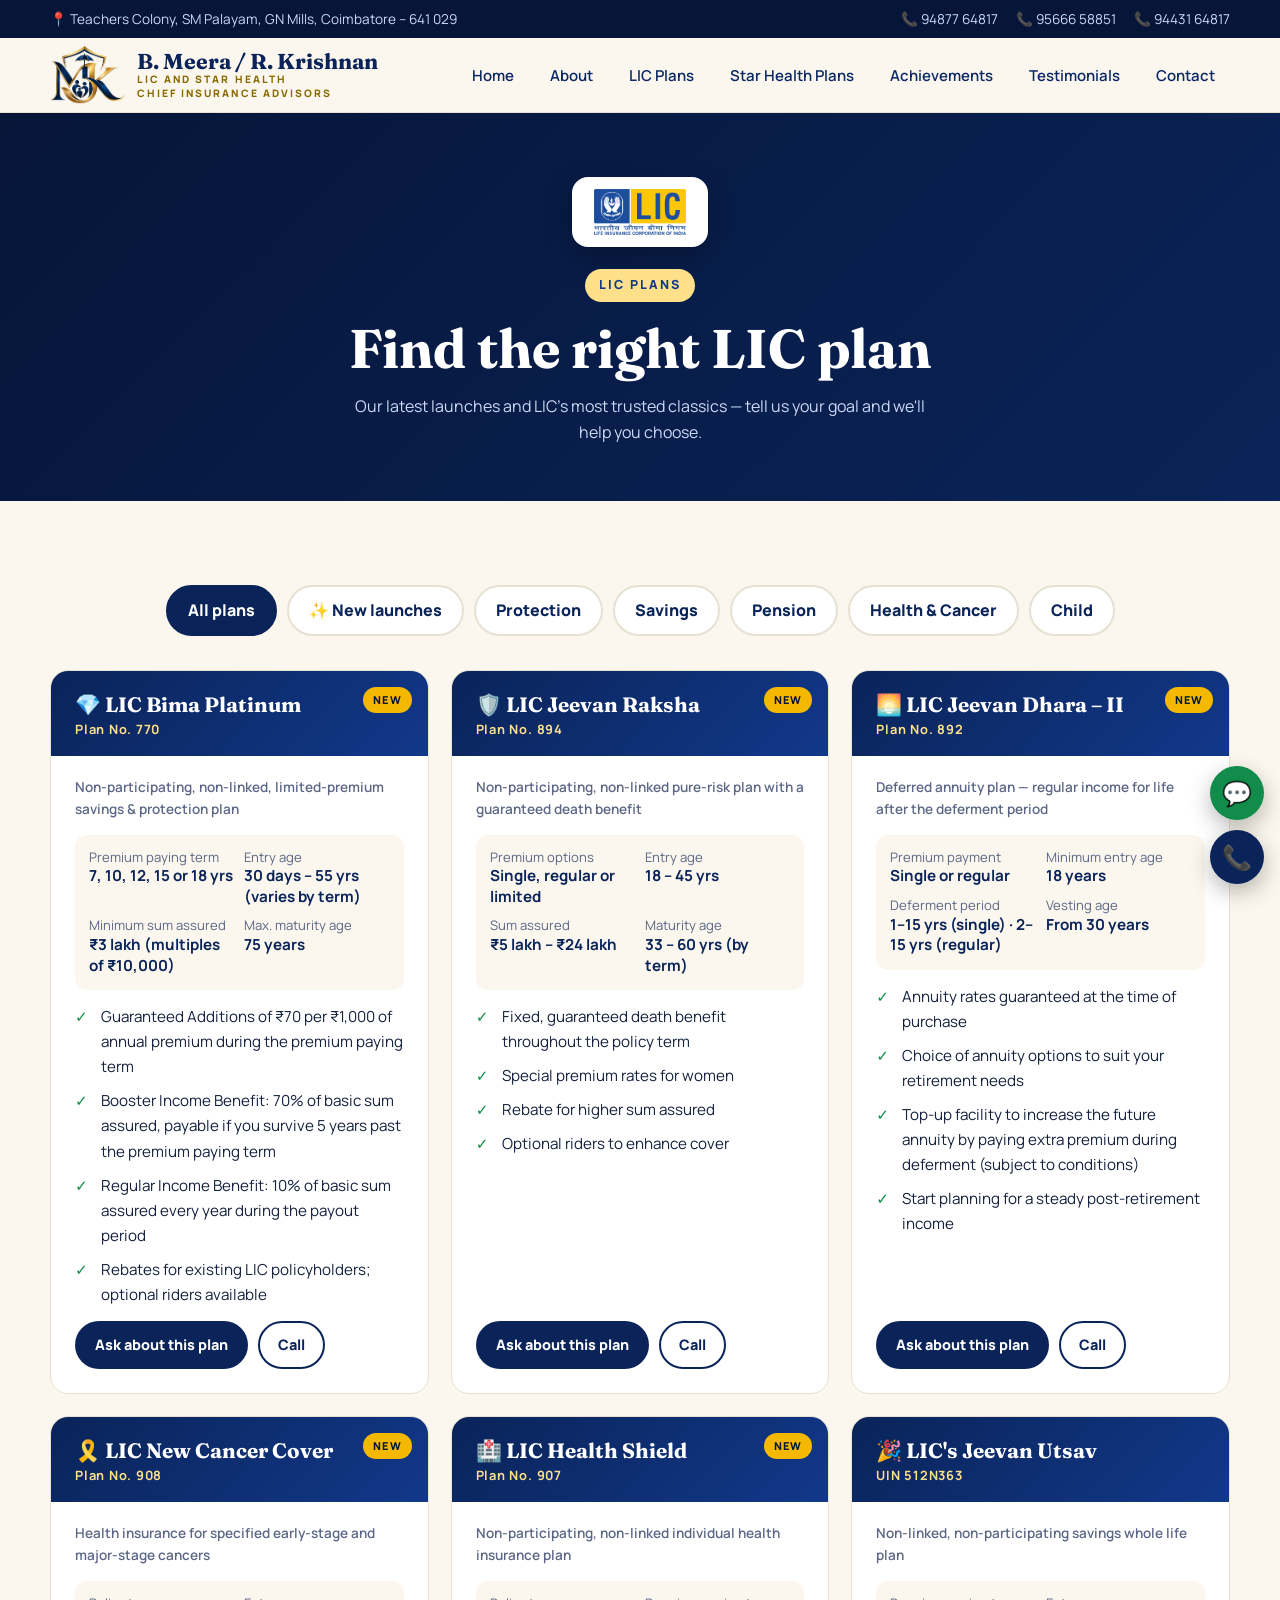
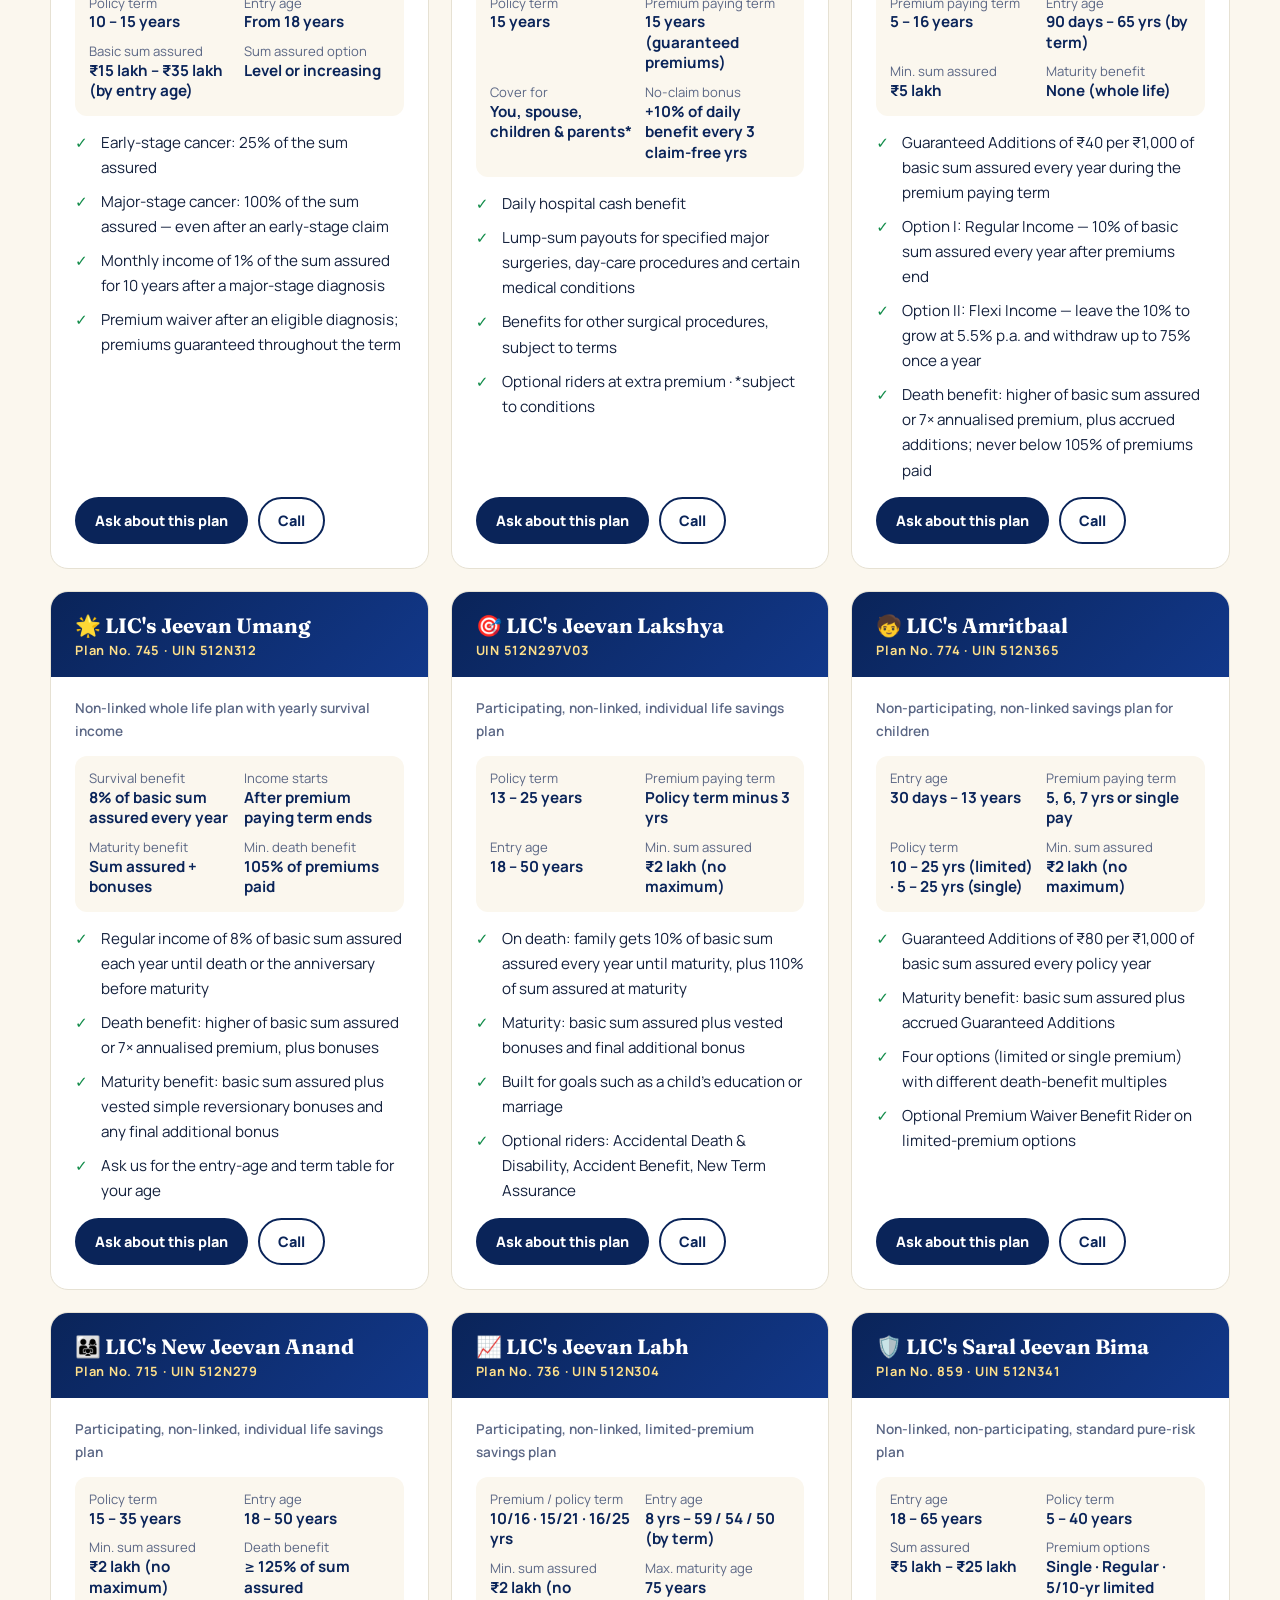
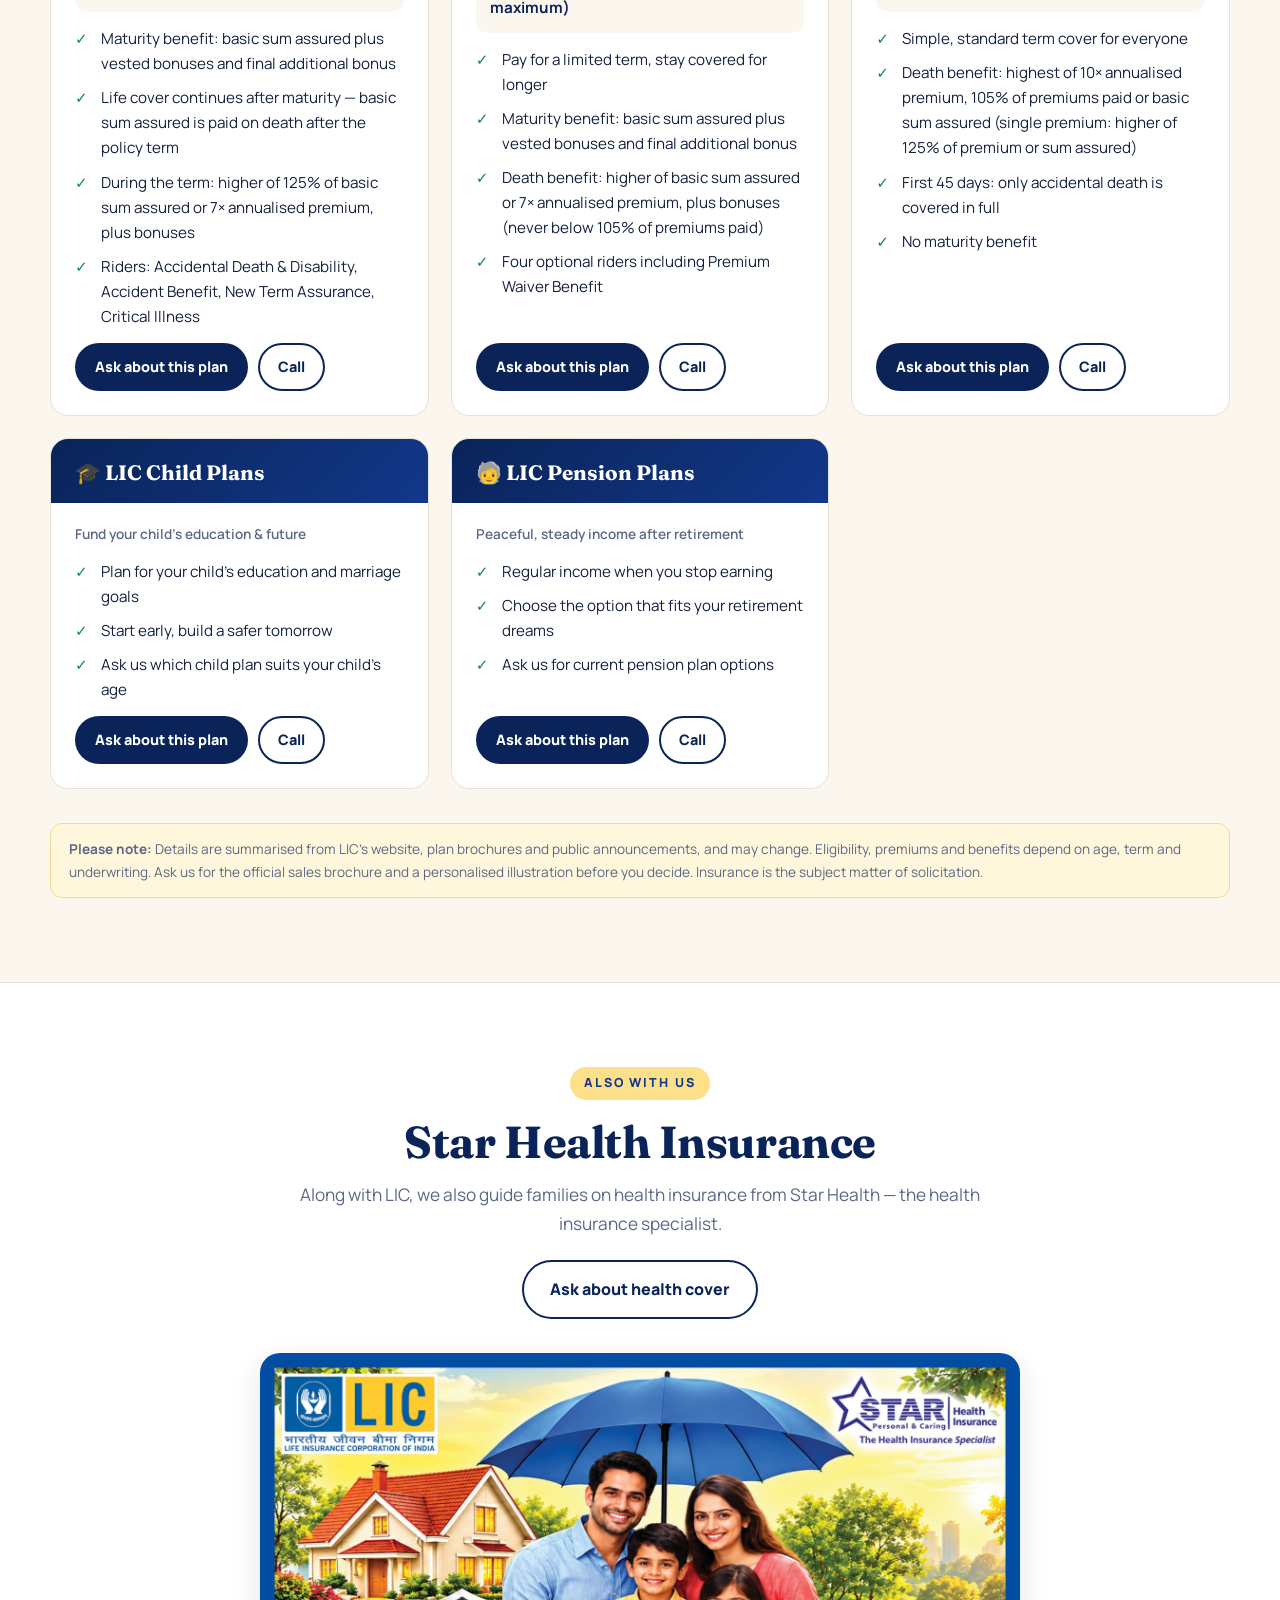
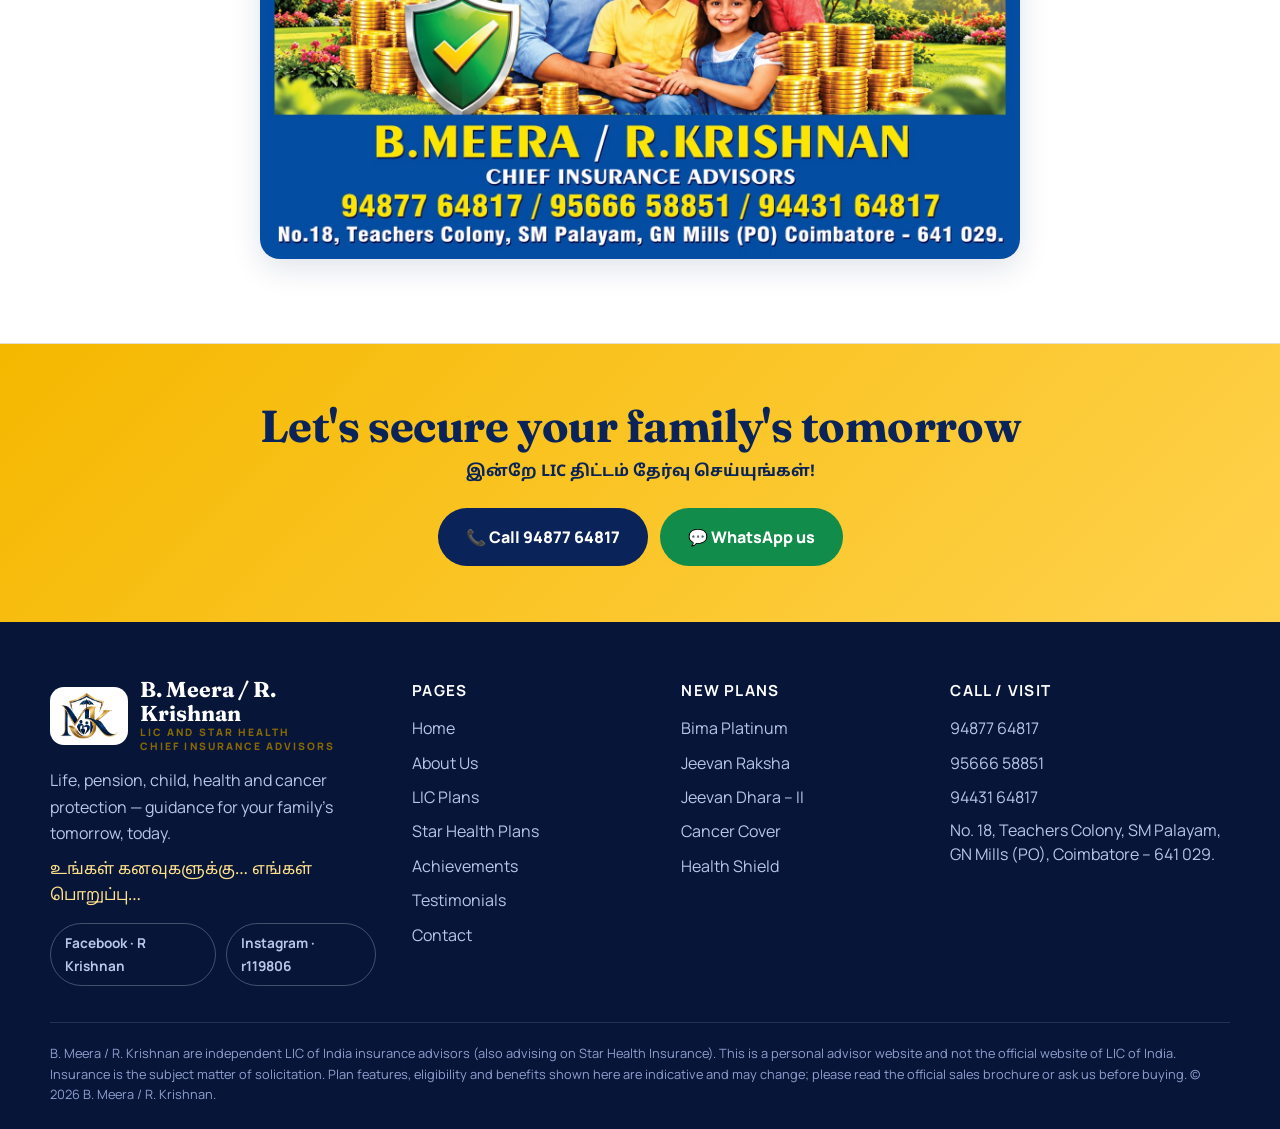
<file: plans.html>
<!DOCTYPE html>
<html lang="en">
<head>
<meta charset="UTF-8">
<meta name="viewport" content="width=device-width,initial-scale=1">
<title>LIC Plans | B. Meera / R. Krishnan</title>
<meta name="description" content="New LIC plans 2026: Bima Platinum, Jeevan Raksha, Jeevan Dhara II, New Cancer Cover, Health Shield, plus Jeevan Anand, Jeevan Labh, Tech-Term, child and pension plans.">
<link rel="preconnect" href="https://fonts.googleapis.com"><link rel="preconnect" href="https://fonts.gstatic.com" crossorigin>
<link href="https://fonts.googleapis.com/css2?family=Fraunces:ital,opsz,wght@0,9..144,600;0,9..144,700;1,9..144,600&family=Manrope:wght@400;600;700;800&family=Noto+Sans+Tamil:wght@400;600;700&display=swap" rel="stylesheet">
<link rel="icon" type="image/png" href="images/favicon.png">
<link rel="stylesheet" href="css/style.css">
</head>
<body>
<div class="topbar"><div class="container">
  <span class="tb-addr">📍 Teachers Colony, SM Palayam, GN Mills, Coimbatore – 641 029</span>
  <span class="tb-phones"><a href="tel:+919487764817">📞 94877 64817</a><a href="tel:+919566658851">📞 95666 58851</a><a href="tel:+919443164817">📞 94431 64817</a></span>
</div></div>
<header class="nav"><div class="container">
  <a href="index.html" class="brand"><img class="brand-logo" src="images/logo-mk.png" alt="MK logo — B. Meera / R. Krishnan"><div class="bt"><strong>B. Meera / R. Krishnan</strong><span>LIC and Star Health<br>Chief Insurance Advisors</span></div></a>
  <button class="burger" aria-label="Menu" aria-expanded="false"><span></span></button>
  <ul>
     <li><a href="index.html" class="active">Home</a></li>
<li><a href="about.html" class="active">About</a></li>
<li><a href="plans.html" class="active">LIC Plans</a></li>
<li><a href="star-health-plans.html" class="active">Star Health Plans</a></li>
<li><a href="achievements.html" class="active">Achievements</a></li>
<li><a href="testimonials.html" class="active">Testimonials</a></li>
<li><a href="contact.html" class="active">Contact</a></li>
  </ul>
</div></header>

<section class="page-hero"><div class="partners">
    <img src="images/logo-lic.png" alt="Star Health Insurance">
</div><div class="container"><span class="eyebrow">LIC plans</span><h1>Find the right LIC plan</h1><p>Our latest launches and LIC's most trusted classics — tell us your goal and we'll help you choose.</p></div></section>
<section><div class="container">
  <div class="chips" role="tablist">
    <button class="chip on" data-filter="all">All plans</button><button class="chip" data-filter="new">✨ New launches</button><button class="chip" data-filter="protection">Protection</button><button class="chip" data-filter="savings">Savings</button><button class="chip" data-filter="pension">Pension</button><button class="chip" data-filter="health">Health &amp; Cancer</button><button class="chip" data-filter="child">Child</button>
  </div>
  <div class="grid-3" id="plan-grid">
  <article class="plan reveal" data-cat="new savings" id="bima-platinum">
    <div class="top"><span class="new">NEW</span><h3>💎 LIC Bima Platinum</h3><div class="pno">Plan No. 770</div></div>
    <div class="body"><p class="type">Non-participating, non-linked, limited-premium savings & protection plan</p><div class="facts"><div>Premium paying term<b>7, 10, 12, 15 or 18 yrs</b></div><div>Entry age<b>30 days – 55 yrs (varies by term)</b></div><div>Minimum sum assured<b>₹3 lakh (multiples of ₹10,000)</b></div><div>Max. maturity age<b>75 years</b></div></div><ul><li>Guaranteed Additions of ₹70 per ₹1,000 of annual premium during the premium paying term</li><li>Booster Income Benefit: 70% of basic sum assured, payable if you survive 5 years past the premium paying term</li><li>Regular Income Benefit: 10% of basic sum assured every year during the payout period</li><li>Rebates for existing LIC policyholders; optional riders available</li></ul>
    <div class="actions"><a class="btn btn-navy" href="https://wa.me/919487764817?text=Hello%2C%20please%20share%20details%20of%20LIC%20Bima%20Platinum." target="_blank" rel="noopener">Ask about this plan</a><a class="btn btn-outline" href="tel:+919487764817">Call</a></div></div>
  </article>
  <article class="plan reveal" data-cat="new protection" id="jeevan-raksha">
    <div class="top"><span class="new">NEW</span><h3>🛡️ LIC Jeevan Raksha</h3><div class="pno">Plan No. 894</div></div>
    <div class="body"><p class="type">Non-participating, non-linked pure-risk plan with a guaranteed death benefit</p><div class="facts"><div>Premium options<b>Single, regular or limited</b></div><div>Entry age<b>18 – 45 yrs</b></div><div>Sum assured<b>₹5 lakh – ₹24 lakh</b></div><div>Maturity age<b>33 – 60 yrs (by term)</b></div></div><ul><li>Fixed, guaranteed death benefit throughout the policy term</li><li>Special premium rates for women</li><li>Rebate for higher sum assured</li><li>Optional riders to enhance cover</li></ul>
    <div class="actions"><a class="btn btn-navy" href="https://wa.me/919487764817?text=Hello%2C%20please%20share%20details%20of%20LIC%20Jeevan%20Raksha." target="_blank" rel="noopener">Ask about this plan</a><a class="btn btn-outline" href="tel:+919487764817">Call</a></div></div>
  </article>
  <article class="plan reveal" data-cat="new pension" id="jeevan-dhara">
    <div class="top"><span class="new">NEW</span><h3>🌅 LIC Jeevan Dhara – II</h3><div class="pno">Plan No. 892</div></div>
    <div class="body"><p class="type">Deferred annuity plan — regular income for life after the deferment period</p><div class="facts"><div>Premium payment<b>Single or regular</b></div><div>Minimum entry age<b>18 years</b></div><div>Deferment period<b>1–15 yrs (single) · 2–15 yrs (regular)</b></div><div>Vesting age<b>From 30 years</b></div></div><ul><li>Annuity rates guaranteed at the time of purchase</li><li>Choice of annuity options to suit your retirement needs</li><li>Top-up facility to increase the future annuity by paying extra premium during deferment (subject to conditions)</li><li>Start planning for a steady post-retirement income</li></ul>
    <div class="actions"><a class="btn btn-navy" href="https://wa.me/919487764817?text=Hello%2C%20please%20share%20details%20of%20LIC%20Jeevan%20Dhara%20–%20II." target="_blank" rel="noopener">Ask about this plan</a><a class="btn btn-outline" href="tel:+919487764817">Call</a></div></div>
  </article>
  <article class="plan reveal" data-cat="new health" id="cancer-cover">
    <div class="top"><span class="new">NEW</span><h3>🎗️ LIC New Cancer Cover</h3><div class="pno">Plan No. 908</div></div>
    <div class="body"><p class="type">Health insurance for specified early-stage and major-stage cancers</p><div class="facts"><div>Policy term<b>10 – 15 years</b></div><div>Entry age<b>From 18 years</b></div><div>Basic sum assured<b>₹15 lakh – ₹35 lakh (by entry age)</b></div><div>Sum assured option<b>Level or increasing</b></div></div><ul><li>Early-stage cancer: 25% of the sum assured</li><li>Major-stage cancer: 100% of the sum assured — even after an early-stage claim</li><li>Monthly income of 1% of the sum assured for 10 years after a major-stage diagnosis</li><li>Premium waiver after an eligible diagnosis; premiums guaranteed throughout the term</li></ul>
    <div class="actions"><a class="btn btn-navy" href="https://wa.me/919487764817?text=Hello%2C%20please%20share%20details%20of%20LIC%20New%20Cancer%20Cover." target="_blank" rel="noopener">Ask about this plan</a><a class="btn btn-outline" href="tel:+919487764817">Call</a></div></div>
  </article>
  <article class="plan reveal" data-cat="new health" id="health-shield">
    <div class="top"><span class="new">NEW</span><h3>🏥 LIC Health Shield</h3><div class="pno">Plan No. 907</div></div>
    <div class="body"><p class="type">Non-participating, non-linked individual health insurance plan</p><div class="facts"><div>Policy term<b>15 years</b></div><div>Premium paying term<b>15 years (guaranteed premiums)</b></div><div>Cover for<b>You, spouse, children & parents*</b></div><div>No-claim bonus<b>+10% of daily benefit every 3 claim-free yrs</b></div></div><ul><li>Daily hospital cash benefit</li><li>Lump-sum payouts for specified major surgeries, day-care procedures and certain medical conditions</li><li>Benefits for other surgical procedures, subject to terms</li><li>Optional riders at extra premium  ·  *subject to conditions</li></ul>
    <div class="actions"><a class="btn btn-navy" href="https://wa.me/919487764817?text=Hello%2C%20please%20share%20details%20of%20LIC%20Health%20Shield." target="_blank" rel="noopener">Ask about this plan</a><a class="btn btn-outline" href="tel:+919487764817">Call</a></div></div>
  </article>
  <article class="plan reveal" data-cat="savings">
    <div class="top"><h3>🎉 LIC's Jeevan Utsav</h3><div class="pno">UIN 512N363</div></div>
    <div class="body"><p class="type">Non-linked, non-participating savings whole life plan</p><div class="facts"><div>Premium paying term<b>5 – 16 years</b></div><div>Entry age<b>90 days – 65 yrs (by term)</b></div><div>Min. sum assured<b>₹5 lakh</b></div><div>Maturity benefit<b>None (whole life)</b></div></div><ul><li>Guaranteed Additions of ₹40 per ₹1,000 of basic sum assured every year during the premium paying term</li><li>Option I: Regular Income — 10% of basic sum assured every year after premiums end</li><li>Option II: Flexi Income — leave the 10% to grow at 5.5% p.a. and withdraw up to 75% once a year</li><li>Death benefit: higher of basic sum assured or 7× annualised premium, plus accrued additions; never below 105% of premiums paid</li></ul>
    <div class="actions"><a class="btn btn-navy" href="https://wa.me/919487764817?text=Hello%2C%20please%20share%20details%20of%20LIC's%20Jeevan%20Utsav." target="_blank" rel="noopener">Ask about this plan</a><a class="btn btn-outline" href="tel:+919487764817">Call</a></div></div>
  </article>
  <article class="plan reveal" data-cat="savings protection">
    <div class="top"><h3>🌟 LIC's Jeevan Umang</h3><div class="pno">Plan No. 745 · UIN 512N312</div></div>
    <div class="body"><p class="type">Non-linked whole life plan with yearly survival income</p><div class="facts"><div>Survival benefit<b>8% of basic sum assured every year</b></div><div>Income starts<b>After premium paying term ends</b></div><div>Maturity benefit<b>Sum assured + bonuses</b></div><div>Min. death benefit<b>105% of premiums paid</b></div></div><ul><li>Regular income of 8% of basic sum assured each year until death or the anniversary before maturity</li><li>Death benefit: higher of basic sum assured or 7× annualised premium, plus bonuses</li><li>Maturity benefit: basic sum assured plus vested simple reversionary bonuses and any final additional bonus</li><li>Ask us for the entry-age and term table for your age</li></ul>
    <div class="actions"><a class="btn btn-navy" href="https://wa.me/919487764817?text=Hello%2C%20please%20share%20details%20of%20LIC's%20Jeevan%20Umang." target="_blank" rel="noopener">Ask about this plan</a><a class="btn btn-outline" href="tel:+919487764817">Call</a></div></div>
  </article>
  <article class="plan reveal" data-cat="savings protection child">
    <div class="top"><h3>🎯 LIC's Jeevan Lakshya</h3><div class="pno">UIN 512N297V03</div></div>
    <div class="body"><p class="type">Participating, non-linked, individual life savings plan</p><div class="facts"><div>Policy term<b>13 – 25 years</b></div><div>Premium paying term<b>Policy term minus 3 yrs</b></div><div>Entry age<b>18 – 50 years</b></div><div>Min. sum assured<b>₹2 lakh (no maximum)</b></div></div><ul><li>On death: family gets 10% of basic sum assured every year until maturity, plus 110% of sum assured at maturity</li><li>Maturity: basic sum assured plus vested bonuses and final additional bonus</li><li>Built for goals such as a child’s education or marriage</li><li>Optional riders: Accidental Death & Disability, Accident Benefit, New Term Assurance</li></ul>
    <div class="actions"><a class="btn btn-navy" href="https://wa.me/919487764817?text=Hello%2C%20please%20share%20details%20of%20LIC's%20Jeevan%20Lakshya." target="_blank" rel="noopener">Ask about this plan</a><a class="btn btn-outline" href="tel:+919487764817">Call</a></div></div>
  </article>
  <article class="plan reveal" data-cat="savings child">
    <div class="top"><h3>🧒 LIC's Amritbaal</h3><div class="pno">Plan No. 774 · UIN 512N365</div></div>
    <div class="body"><p class="type">Non-participating, non-linked savings plan for children</p><div class="facts"><div>Entry age<b>30 days – 13 years</b></div><div>Premium paying term<b>5, 6, 7 yrs or single pay</b></div><div>Policy term<b>10 – 25 yrs (limited) · 5 – 25 yrs (single)</b></div><div>Min. sum assured<b>₹2 lakh (no maximum)</b></div></div><ul><li>Guaranteed Additions of ₹80 per ₹1,000 of basic sum assured every policy year</li><li>Maturity benefit: basic sum assured plus accrued Guaranteed Additions</li><li>Four options (limited or single premium) with different death-benefit multiples</li><li>Optional Premium Waiver Benefit Rider on limited-premium options</li></ul>
    <div class="actions"><a class="btn btn-navy" href="https://wa.me/919487764817?text=Hello%2C%20please%20share%20details%20of%20LIC's%20Amritbaal." target="_blank" rel="noopener">Ask about this plan</a><a class="btn btn-outline" href="tel:+919487764817">Call</a></div></div>
  </article>
  <article class="plan reveal" data-cat="savings protection">
    <div class="top"><h3>👨‍👩‍👧 LIC's New Jeevan Anand</h3><div class="pno">Plan No. 715 · UIN 512N279</div></div>
    <div class="body"><p class="type">Participating, non-linked, individual life savings plan</p><div class="facts"><div>Policy term<b>15 – 35 years</b></div><div>Entry age<b>18 – 50 years</b></div><div>Min. sum assured<b>₹2 lakh (no maximum)</b></div><div>Death benefit<b>≥ 125% of sum assured</b></div></div><ul><li>Maturity benefit: basic sum assured plus vested bonuses and final additional bonus</li><li>Life cover continues after maturity — basic sum assured is paid on death after the policy term</li><li>During the term: higher of 125% of basic sum assured or 7× annualised premium, plus bonuses</li><li>Riders: Accidental Death & Disability, Accident Benefit, New Term Assurance, Critical Illness</li></ul>
    <div class="actions"><a class="btn btn-navy" href="https://wa.me/919487764817?text=Hello%2C%20please%20share%20details%20of%20LIC's%20New%20Jeevan%20Anand." target="_blank" rel="noopener">Ask about this plan</a><a class="btn btn-outline" href="tel:+919487764817">Call</a></div></div>
  </article>
  <article class="plan reveal" data-cat="savings">
    <div class="top"><h3>📈 LIC's Jeevan Labh</h3><div class="pno">Plan No. 736 · UIN 512N304</div></div>
    <div class="body"><p class="type">Participating, non-linked, limited-premium savings plan</p><div class="facts"><div>Premium / policy term<b>10/16 · 15/21 · 16/25 yrs</b></div><div>Entry age<b>8 yrs – 59 / 54 / 50 (by term)</b></div><div>Min. sum assured<b>₹2 lakh (no maximum)</b></div><div>Max. maturity age<b>75 years</b></div></div><ul><li>Pay for a limited term, stay covered for longer</li><li>Maturity benefit: basic sum assured plus vested bonuses and final additional bonus</li><li>Death benefit: higher of basic sum assured or 7× annualised premium, plus bonuses (never below 105% of premiums paid)</li><li>Four optional riders including Premium Waiver Benefit</li></ul>
    <div class="actions"><a class="btn btn-navy" href="https://wa.me/919487764817?text=Hello%2C%20please%20share%20details%20of%20LIC's%20Jeevan%20Labh." target="_blank" rel="noopener">Ask about this plan</a><a class="btn btn-outline" href="tel:+919487764817">Call</a></div></div>
  </article>
  <article class="plan reveal" data-cat="protection">
    <div class="top"><h3>🛡️ LIC's Saral Jeevan Bima</h3><div class="pno">Plan No. 859 · UIN 512N341</div></div>
    <div class="body"><p class="type">Non-linked, non-participating, standard pure-risk plan</p><div class="facts"><div>Entry age<b>18 – 65 years</b></div><div>Policy term<b>5 – 40 years</b></div><div>Sum assured<b>₹5 lakh – ₹25 lakh</b></div><div>Premium options<b>Single · Regular · 5/10-yr limited</b></div></div><ul><li>Simple, standard term cover for everyone</li><li>Death benefit: highest of 10× annualised premium, 105% of premiums paid or basic sum assured (single premium: higher of 125% of premium or sum assured)</li><li>First 45 days: only accidental death is covered in full</li><li>No maturity benefit</li></ul>
    <div class="actions"><a class="btn btn-navy" href="https://wa.me/919487764817?text=Hello%2C%20please%20share%20details%20of%20LIC's%20Saral%20Jeevan%20Bima." target="_blank" rel="noopener">Ask about this plan</a><a class="btn btn-outline" href="tel:+919487764817">Call</a></div></div>
  </article>
  <article class="plan reveal" data-cat="savings child">
    <div class="top"><h3>🎓 LIC Child Plans</h3></div>
    <div class="body"><p class="type">Fund your child's education & future</p><ul><li>Plan for your child's education and marriage goals</li><li>Start early, build a safer tomorrow</li><li>Ask us which child plan suits your child’s age</li></ul>
    <div class="actions"><a class="btn btn-navy" href="https://wa.me/919487764817?text=Hello%2C%20please%20share%20details%20of%20LIC%20Child%20Plans." target="_blank" rel="noopener">Ask about this plan</a><a class="btn btn-outline" href="tel:+919487764817">Call</a></div></div>
  </article>
  <article class="plan reveal" data-cat="pension">
    <div class="top"><h3>🧓 LIC Pension Plans</h3></div>
    <div class="body"><p class="type">Peaceful, steady income after retirement</p><ul><li>Regular income when you stop earning</li><li>Choose the option that fits your retirement dreams</li><li>Ask us for current pension plan options</li></ul>
    <div class="actions"><a class="btn btn-navy" href="https://wa.me/919487764817?text=Hello%2C%20please%20share%20details%20of%20LIC%20Pension%20Plans." target="_blank" rel="noopener">Ask about this plan</a><a class="btn btn-outline" href="tel:+919487764817">Call</a></div></div>
  </article>
  </div>
  <p class="note"><b>Please note:</b> Details are summarised from LIC's website, plan brochures and public announcements, and may change. Eligibility, premiums and benefits depend on age, term and underwriting. Ask us for the official sales brochure and a personalised illustration before you decide. Insurance is the subject matter of solicitation.</p>
</div></section>
<section class="alt"><div class="container center reveal"><span class="eyebrow">Also with us</span><h2>Star Health Insurance</h2><p class="lead">Along with LIC, we also guide families on health insurance from Star Health — the health insurance specialist.</p><p style="margin-top:22px"><a class="btn btn-outline" href="contact.html">Ask about health cover</a></p><img src="images/banner.jpg" alt="B. Meera / R. Krishnan — LIC and Star Health Insurance advisors" style="margin:34px auto 0;width:100%;max-width:760px;border-radius:20px;box-shadow:var(--shadow)"></div></section>

<section class="cta-band"><div class="container reveal">
  <h2>Let's secure your family's tomorrow</h2>
  <p class="tamil" style="font-weight:700;color:var(--navy)">இன்றே LIC திட்டம் தேர்வு செய்யுங்கள்!</p>
  <div class="row"><a class="btn btn-navy" href="tel:+919487764817">📞 Call 94877 64817</a><a class="btn btn-wa" href="https://wa.me/919487764817?text=Hello%2C%20I%20would%20like%20to%20know%20about%20LIC%20plans." target="_blank" rel="noopener">💬 WhatsApp us</a></div>
</div></section>

<footer><div class="container">
  <div class="cols">
    <div>
      <div class="brand"><span class="logo-chip"><img class="brand-logo" src="images/logo-mk.png" alt="MK logo"></span><div class="bt"><strong>B. Meera / R. Krishnan</strong><span>LIC and Star Health<br>Chief Insurance Advisors</span></div></div>
      <p style="margin-top:14px;max-width:34ch">Life, pension, child, health and cancer protection — guidance for your family's tomorrow, today.</p>
      <p class="tamil" style="margin-top:10px;color:#ffe08a">உங்கள் கனவுகளுக்கு… எங்கள் பொறுப்பு…</p>
      <div class="social"><a href="https://www.facebook.com/search/top?q=R%20Krishnan" target="_blank" rel="noopener">Facebook · R Krishnan</a><a href="https://www.instagram.com/r119806/" target="_blank" rel="noopener">Instagram · r119806</a></div>
    </div>
    <div><h4>Pages</h4><ul><li><a href="index.html">Home</a></li><li><a href="about.html">About Us</a></li><li><a href="plans.html">LIC Plans</a></li><li><a href="star-health-plans.html">Star Health Plans</a></li><li><a href="achievements.html">Achievements</a></li><li><a href="testimonials.html">Testimonials</a></li><li><a href="contact.html">Contact</a></li></ul></div>
    <div><h4>New Plans</h4><ul><li><a href="plans.html#bima-platinum">Bima Platinum</a></li><li><a href="plans.html#jeevan-raksha">Jeevan Raksha</a></li><li><a href="plans.html#jeevan-dhara">Jeevan Dhara – II</a></li><li><a href="plans.html#cancer-cover">Cancer Cover</a></li><li><a href="plans.html#health-shield">Health Shield</a></li></ul></div>
    <div><h4>Call / Visit</h4><ul><li><a href="tel:+919487764817">94877 64817</a></li><li><a href="tel:+919566658851">95666 58851</a></li><li><a href="tel:+919443164817">94431 64817</a></li><li style="line-height:1.5">No. 18, Teachers Colony, SM Palayam, GN Mills (PO), Coimbatore – 641 029.</li></ul></div>
  </div>
  <p class="disclaimer">B. Meera / R. Krishnan are independent LIC of India insurance advisors (also advising on Star Health Insurance). This is a personal advisor website and not the official website of LIC of India. Insurance is the subject matter of solicitation. Plan features, eligibility and benefits shown here are indicative and may change; please read the official sales brochure or ask us before buying. © 2026 B. Meera / R. Krishnan.</p>
</div></footer>
<div class="float"><a class="wa" href="https://wa.me/919487764817?text=Hello%2C%20I%20would%20like%20to%20know%20about%20LIC%20plans." target="_blank" rel="noopener" aria-label="WhatsApp">💬</a><a class="call" href="tel:+919487764817" aria-label="Call">📞</a></div>
<script src="js/main.js"></script>
</body></html>
</file>
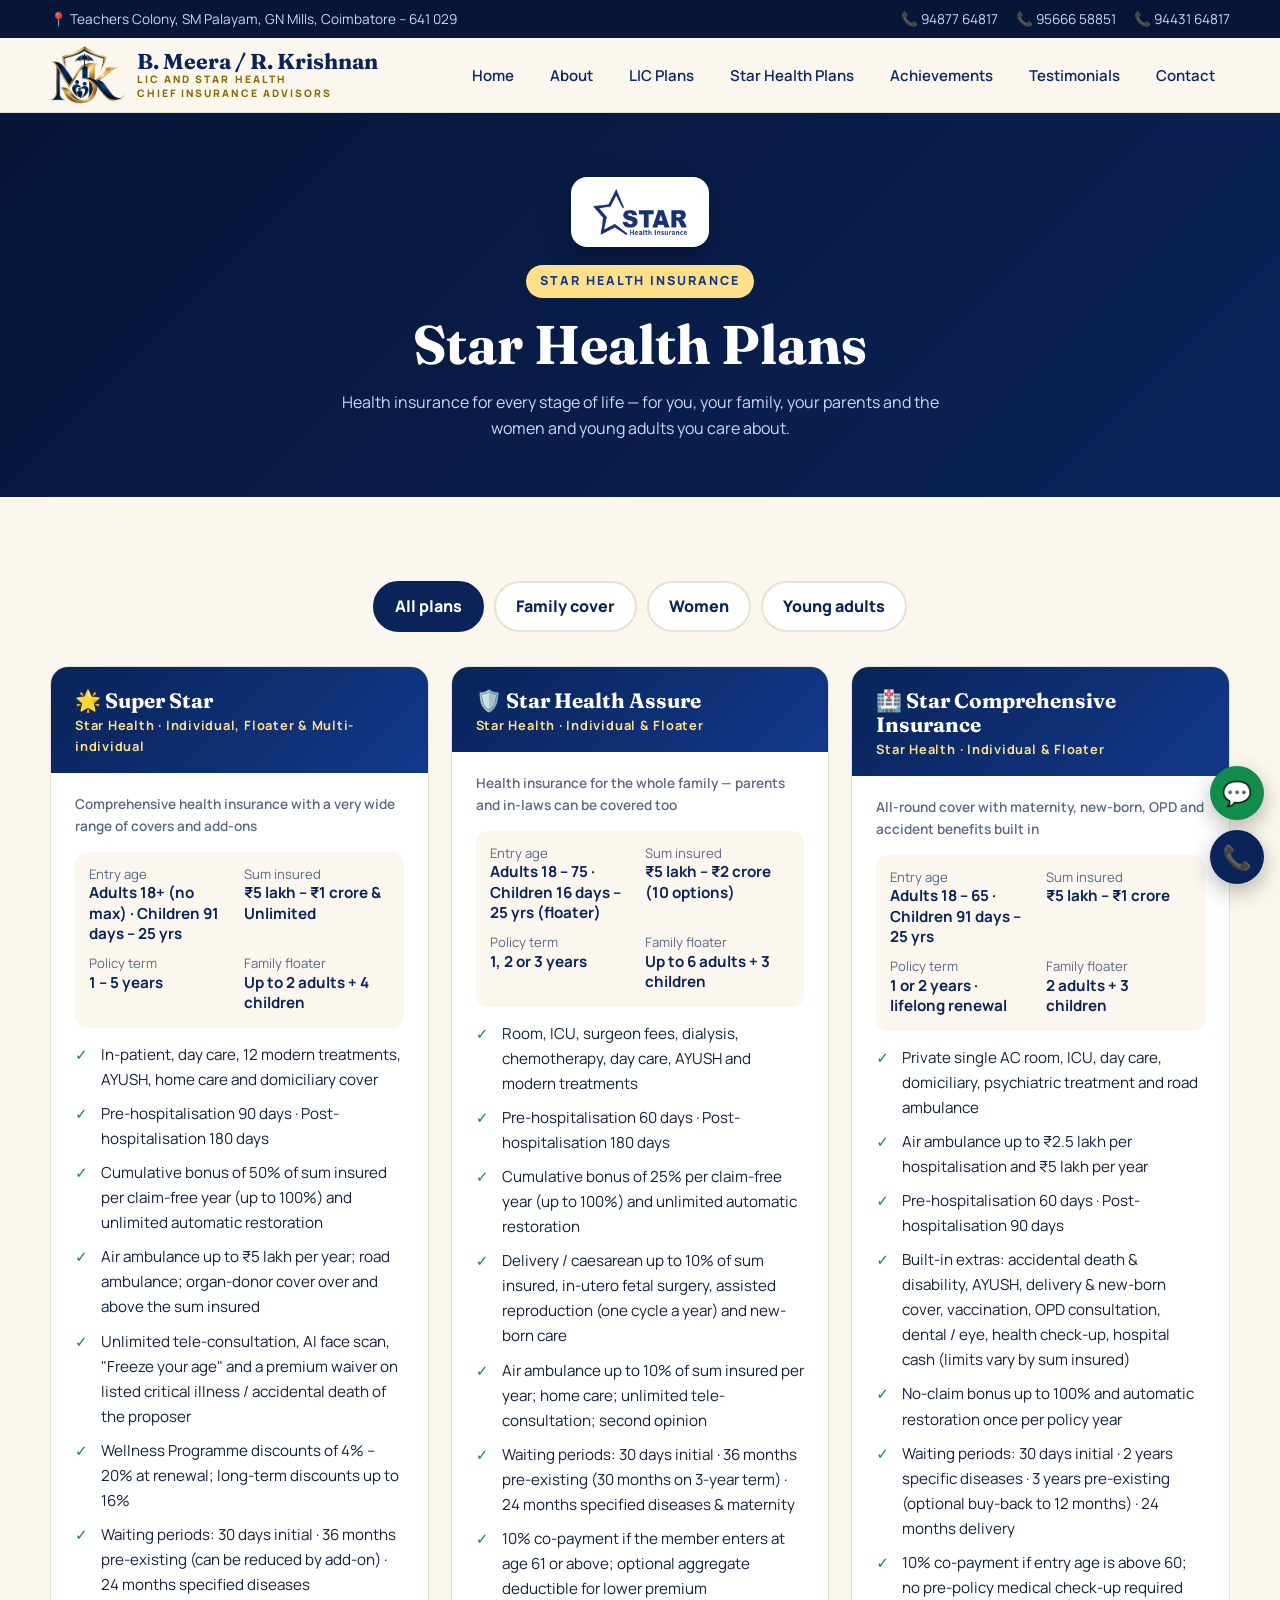
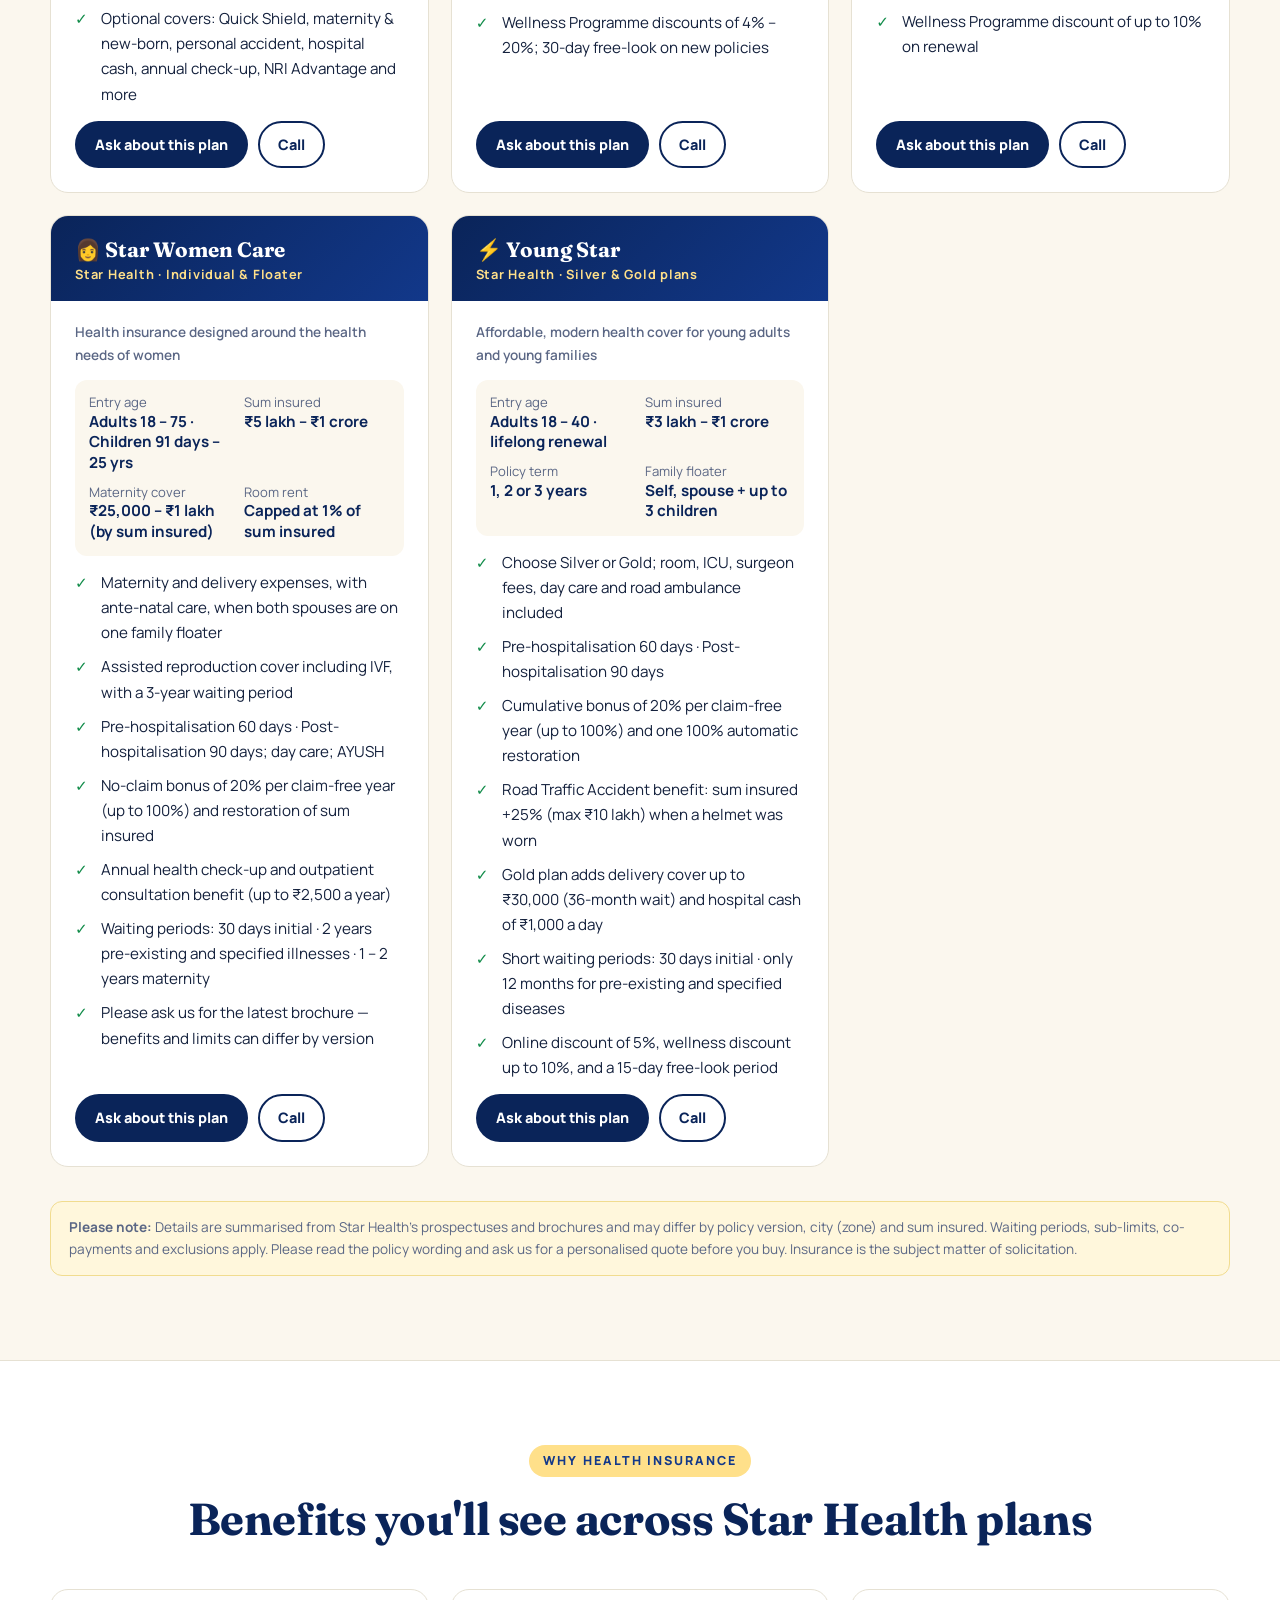
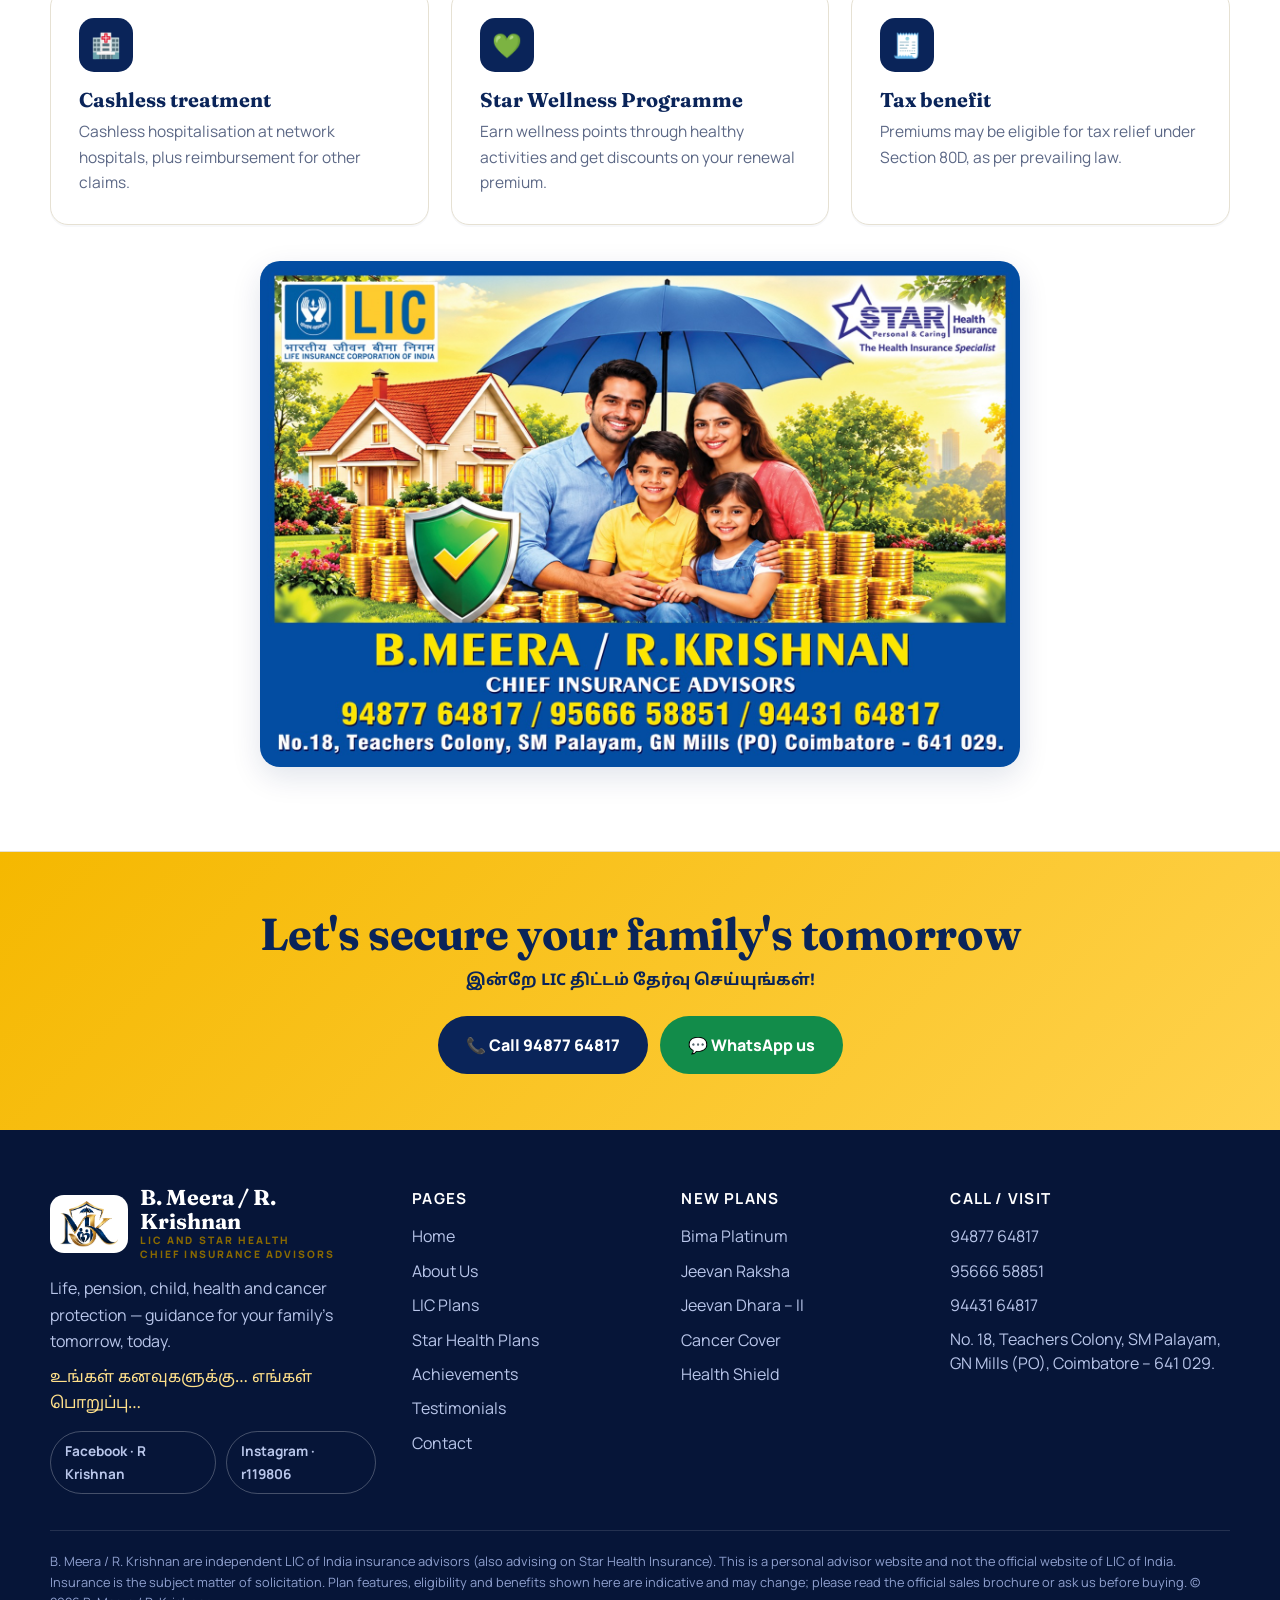
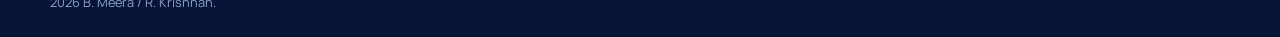
<file: star-health-plans.html>
<!DOCTYPE html>
<html lang="en">
<head>
<meta charset="UTF-8">
<meta name="viewport" content="width=device-width,initial-scale=1">
<title>Star Health Plans | B. Meera / R. Krishnan</title>
<meta name="description" content="Star Health Insurance plans — Super Star, Health Assure, Comprehensive Insurance, Women Care and Young Star — explained simply by B. Meera / R. Krishnan, Coimbatore.">
<link rel="preconnect" href="https://fonts.googleapis.com"><link rel="preconnect" href="https://fonts.gstatic.com" crossorigin>
<link href="https://fonts.googleapis.com/css2?family=Fraunces:ital,opsz,wght@0,9..144,600;0,9..144,700;1,9..144,600&family=Manrope:wght@400;600;700;800&family=Noto+Sans+Tamil:wght@400;600;700&display=swap" rel="stylesheet">
<link rel="icon" type="image/png" href="images/favicon.png">
<link rel="stylesheet" href="css/style.css">
</head>
<body>
<div class="topbar"><div class="container">
  <span class="tb-addr">📍 Teachers Colony, SM Palayam, GN Mills, Coimbatore – 641 029</span>
  <span class="tb-phones"><a href="tel:+919487764817">📞 94877 64817</a><a href="tel:+919566658851">📞 95666 58851</a><a href="tel:+919443164817">📞 94431 64817</a></span>
</div></div>
<header class="nav"><div class="container">
  <a href="index.html" class="brand"><img class="brand-logo" src="images/logo-mk.png" alt="MK logo — B. Meera / R. Krishnan"><div class="bt"><strong>B. Meera / R. Krishnan</strong><span>LIC and Star Health<br>Chief Insurance Advisors</span></div></a>
  <button class="burger" aria-label="Menu" aria-expanded="false"><span></span></button>
  <ul>
   <li><a href="index.html" class="active">Home</a></li>
<li><a href="about.html" class="active">About</a></li>
<li><a href="plans.html" class="active">LIC Plans</a></li>
<li><a href="star-health-plans.html" class="active">Star Health Plans</a></li>
<li><a href="achievements.html" class="active">Achievements</a></li>
<li><a href="testimonials.html" class="active">Testimonials</a></li>
<li><a href="contact.html" class="active">Contact</a></li>
  </ul>
</div></header>

<section class="page-hero"><div class="container"><div class="partners" style="margin-bottom:18px"><img src="images/logo-star.png" alt="Star Health Insurance logo"></div><br><span class="eyebrow">Star Health Insurance</span><h1>Star Health Plans</h1><p>Health insurance for every stage of life — for you, your family, your parents and the women and young adults you care about.</p></div></section>
<section><div class="container">
  <div class="chips">
    <button class="chip on" data-filter="all">All plans</button><button class="chip" data-filter="family">Family cover</button><button class="chip" data-filter="women">Women</button><button class="chip" data-filter="young">Young adults</button>
  </div>
  <div class="grid-3" id="plan-grid">
  <article class="plan reveal" data-cat="family" id="super-star">
    <div class="top"><h3>🌟 Super Star</h3><div class="pno">Star Health · Individual, Floater & Multi-individual</div></div>
    <div class="body"><p class="type">Comprehensive health insurance with a very wide range of covers and add-ons</p><div class="facts"><div>Entry age<b>Adults 18+ (no max) · Children 91 days – 25 yrs</b></div><div>Sum insured<b>₹5 lakh – ₹1 crore & Unlimited</b></div><div>Policy term<b>1 – 5 years</b></div><div>Family floater<b>Up to 2 adults + 4 children</b></div></div><ul><li>In-patient, day care, 12 modern treatments, AYUSH, home care and domiciliary cover</li><li>Pre-hospitalisation 90 days · Post-hospitalisation 180 days</li><li>Cumulative bonus of 50% of sum insured per claim-free year (up to 100%) and unlimited automatic restoration</li><li>Air ambulance up to ₹5 lakh per year; road ambulance; organ-donor cover over and above the sum insured</li><li>Unlimited tele-consultation, AI face scan, "Freeze your age" and a premium waiver on listed critical illness / accidental death of the proposer</li><li>Wellness Programme discounts of 4% – 20% at renewal; long-term discounts up to 16%</li><li>Waiting periods: 30 days initial · 36 months pre-existing (can be reduced by add-on) · 24 months specified diseases</li><li>Optional covers: Quick Shield, maternity & new-born, personal accident, hospital cash, annual check-up, NRI Advantage and more</li></ul>
    <div class="actions"><a class="btn btn-navy" href="https://wa.me/919487764817?text=Hello%2C%20please%20share%20details%20of%20Super%20Star." target="_blank" rel="noopener">Ask about this plan</a><a class="btn btn-outline" href="tel:+919487764817">Call</a></div></div>
  </article>
  <article class="plan reveal" data-cat="family" id="health-assure">
    <div class="top"><h3>🛡️ Star Health Assure</h3><div class="pno">Star Health · Individual & Floater</div></div>
    <div class="body"><p class="type">Health insurance for the whole family — parents and in-laws can be covered too</p><div class="facts"><div>Entry age<b>Adults 18 – 75 · Children 16 days – 25 yrs (floater)</b></div><div>Sum insured<b>₹5 lakh – ₹2 crore (10 options)</b></div><div>Policy term<b>1, 2 or 3 years</b></div><div>Family floater<b>Up to 6 adults + 3 children</b></div></div><ul><li>Room, ICU, surgeon fees, dialysis, chemotherapy, day care, AYUSH and modern treatments</li><li>Pre-hospitalisation 60 days · Post-hospitalisation 180 days</li><li>Cumulative bonus of 25% per claim-free year (up to 100%) and unlimited automatic restoration</li><li>Delivery / caesarean up to 10% of sum insured, in-utero fetal surgery, assisted reproduction (one cycle a year) and new-born care</li><li>Air ambulance up to 10% of sum insured per year; home care; unlimited tele-consultation; second opinion</li><li>Waiting periods: 30 days initial · 36 months pre-existing (30 months on 3-year term) · 24 months specified diseases & maternity</li><li>10% co-payment if the member enters at age 61 or above; optional aggregate deductible for lower premium</li><li>Wellness Programme discounts of 4% – 20%; 30-day free-look on new policies</li></ul>
    <div class="actions"><a class="btn btn-navy" href="https://wa.me/919487764817?text=Hello%2C%20please%20share%20details%20of%20Star%20Health%20Assure." target="_blank" rel="noopener">Ask about this plan</a><a class="btn btn-outline" href="tel:+919487764817">Call</a></div></div>
  </article>
  <article class="plan reveal" data-cat="family" id="comprehensive">
    <div class="top"><h3>🏥 Star Comprehensive Insurance</h3><div class="pno">Star Health · Individual & Floater</div></div>
    <div class="body"><p class="type">All-round cover with maternity, new-born, OPD and accident benefits built in</p><div class="facts"><div>Entry age<b>Adults 18 – 65 · Children 91 days – 25 yrs</b></div><div>Sum insured<b>₹5 lakh – ₹1 crore</b></div><div>Policy term<b>1 or 2 years · lifelong renewal</b></div><div>Family floater<b>2 adults + 3 children</b></div></div><ul><li>Private single AC room, ICU, day care, domiciliary, psychiatric treatment and road ambulance</li><li>Air ambulance up to ₹2.5 lakh per hospitalisation and ₹5 lakh per year</li><li>Pre-hospitalisation 60 days · Post-hospitalisation 90 days</li><li>Built-in extras: accidental death & disability, AYUSH, delivery & new-born cover, vaccination, OPD consultation, dental / eye, health check-up, hospital cash (limits vary by sum insured)</li><li>No-claim bonus up to 100% and automatic restoration once per policy year</li><li>Waiting periods: 30 days initial · 2 years specific diseases · 3 years pre-existing (optional buy-back to 12 months) · 24 months delivery</li><li>10% co-payment if entry age is above 60; no pre-policy medical check-up required</li><li>Wellness Programme discount of up to 10% on renewal</li></ul>
    <div class="actions"><a class="btn btn-navy" href="https://wa.me/919487764817?text=Hello%2C%20please%20share%20details%20of%20Star%20Comprehensive%20Insurance." target="_blank" rel="noopener">Ask about this plan</a><a class="btn btn-outline" href="tel:+919487764817">Call</a></div></div>
  </article>
  <article class="plan reveal" data-cat="women" id="women-care">
    <div class="top"><h3>👩 Star Women Care</h3><div class="pno">Star Health · Individual & Floater</div></div>
    <div class="body"><p class="type">Health insurance designed around the health needs of women</p><div class="facts"><div>Entry age<b>Adults 18 – 75 · Children 91 days – 25 yrs</b></div><div>Sum insured<b>₹5 lakh – ₹1 crore</b></div><div>Maternity cover<b>₹25,000 – ₹1 lakh (by sum insured)</b></div><div>Room rent<b>Capped at 1% of sum insured</b></div></div><ul><li>Maternity and delivery expenses, with ante-natal care, when both spouses are on one family floater</li><li>Assisted reproduction cover including IVF, with a 3-year waiting period</li><li>Pre-hospitalisation 60 days · Post-hospitalisation 90 days; day care; AYUSH</li><li>No-claim bonus of 20% per claim-free year (up to 100%) and restoration of sum insured</li><li>Annual health check-up and outpatient consultation benefit (up to ₹2,500 a year)</li><li>Waiting periods: 30 days initial · 2 years pre-existing and specified illnesses · 1 – 2 years maternity</li><li>Please ask us for the latest brochure — benefits and limits can differ by version</li></ul>
    <div class="actions"><a class="btn btn-navy" href="https://wa.me/919487764817?text=Hello%2C%20please%20share%20details%20of%20Star%20Women%20Care." target="_blank" rel="noopener">Ask about this plan</a><a class="btn btn-outline" href="tel:+919487764817">Call</a></div></div>
  </article>
  <article class="plan reveal" data-cat="young" id="young-star">
    <div class="top"><h3>⚡ Young Star</h3><div class="pno">Star Health · Silver & Gold plans</div></div>
    <div class="body"><p class="type">Affordable, modern health cover for young adults and young families</p><div class="facts"><div>Entry age<b>Adults 18 – 40 · lifelong renewal</b></div><div>Sum insured<b>₹3 lakh – ₹1 crore</b></div><div>Policy term<b>1, 2 or 3 years</b></div><div>Family floater<b>Self, spouse + up to 3 children</b></div></div><ul><li>Choose Silver or Gold; room, ICU, surgeon fees, day care and road ambulance included</li><li>Pre-hospitalisation 60 days · Post-hospitalisation 90 days</li><li>Cumulative bonus of 20% per claim-free year (up to 100%) and one 100% automatic restoration</li><li>Road Traffic Accident benefit: sum insured +25% (max ₹10 lakh) when a helmet was worn</li><li>Gold plan adds delivery cover up to ₹30,000 (36-month wait) and hospital cash of ₹1,000 a day</li><li>Short waiting periods: 30 days initial · only 12 months for pre-existing and specified diseases</li><li>Online discount of 5%, wellness discount up to 10%, and a 15-day free-look period</li></ul>
    <div class="actions"><a class="btn btn-navy" href="https://wa.me/919487764817?text=Hello%2C%20please%20share%20details%20of%20Young%20Star." target="_blank" rel="noopener">Ask about this plan</a><a class="btn btn-outline" href="tel:+919487764817">Call</a></div></div>
  </article>
  </div>
  <p class="note"><b>Please note:</b> Details are summarised from Star Health's prospectuses and brochures and may differ by policy version, city (zone) and sum insured. Waiting periods, sub-limits, co-payments and exclusions apply. Please read the policy wording and ask us for a personalised quote before you buy. Insurance is the subject matter of solicitation.</p>
</div></section>
<section class="alt"><div class="container">
  <div class="section-head center reveal"><span class="eyebrow">Why health insurance</span><h2>Benefits you'll see across Star Health plans</h2></div>
  <div class="grid-3">
    <div class="card reveal"><div class="ico">🏥</div><h3>Cashless treatment</h3><p>Cashless hospitalisation at network hospitals, plus reimbursement for other claims.</p></div>
    <div class="card reveal"><div class="ico">💚</div><h3>Star Wellness Programme</h3><p>Earn wellness points through healthy activities and get discounts on your renewal premium.</p></div>
    <div class="card reveal"><div class="ico">🧾</div><h3>Tax benefit</h3><p>Premiums may be eligible for tax relief under Section 80D, as per prevailing law.</p></div>
  </div>
  <div class="center reveal" style="margin-top:36px"><img src="images/banner.jpg" alt="B. Meera / R. Krishnan — LIC and Star Health Insurance advisors" style="width:100%;max-width:760px;margin-inline:auto;border-radius:20px;box-shadow:var(--shadow)"></div>
</div></section>

<section class="cta-band"><div class="container reveal">
  <h2>Let's secure your family's tomorrow</h2>
  <p class="tamil" style="font-weight:700;color:var(--navy)">இன்றே LIC திட்டம் தேர்வு செய்யுங்கள்!</p>
  <div class="row"><a class="btn btn-navy" href="tel:+919487764817">📞 Call 94877 64817</a><a class="btn btn-wa" href="https://wa.me/919487764817?text=Hello%2C%20I%20would%20like%20to%20know%20about%20LIC%20plans." target="_blank" rel="noopener">💬 WhatsApp us</a></div>
</div></section>

<footer><div class="container">
  <div class="cols">
    <div>
      <div class="brand"><span class="logo-chip"><img class="brand-logo" src="images/logo-mk.png" alt="MK logo"></span><div class="bt"><strong>B. Meera / R. Krishnan</strong><span>LIC and Star Health<br>Chief Insurance Advisors</span></div></div>
      <p style="margin-top:14px;max-width:34ch">Life, pension, child, health and cancer protection — guidance for your family's tomorrow, today.</p>
      <p class="tamil" style="margin-top:10px;color:#ffe08a">உங்கள் கனவுகளுக்கு… எங்கள் பொறுப்பு…</p>
      <div class="social"><a href="https://www.facebook.com/search/top?q=R%20Krishnan" target="_blank" rel="noopener">Facebook · R Krishnan</a><a href="https://www.instagram.com/r119806/" target="_blank" rel="noopener">Instagram · r119806</a></div>
    </div>
    <div><h4>Pages</h4><ul><li><a href="index.html">Home</a></li><li><a href="about.html">About Us</a></li><li><a href="plans.html">LIC Plans</a></li><li><a href="star-health-plans.html">Star Health Plans</a></li><li><a href="achievements.html">Achievements</a></li><li><a href="testimonials.html">Testimonials</a></li><li><a href="contact.html">Contact</a></li></ul></div>
    <div><h4>New Plans</h4><ul><li><a href="plans.html#bima-platinum">Bima Platinum</a></li><li><a href="plans.html#jeevan-raksha">Jeevan Raksha</a></li><li><a href="plans.html#jeevan-dhara">Jeevan Dhara – II</a></li><li><a href="plans.html#cancer-cover">Cancer Cover</a></li><li><a href="plans.html#health-shield">Health Shield</a></li></ul></div>
    <div><h4>Call / Visit</h4><ul><li><a href="tel:+919487764817">94877 64817</a></li><li><a href="tel:+919566658851">95666 58851</a></li><li><a href="tel:+919443164817">94431 64817</a></li><li style="line-height:1.5">No. 18, Teachers Colony, SM Palayam, GN Mills (PO), Coimbatore – 641 029.</li></ul></div>
  </div>
  <p class="disclaimer">B. Meera / R. Krishnan are independent LIC of India insurance advisors (also advising on Star Health Insurance). This is a personal advisor website and not the official website of LIC of India. Insurance is the subject matter of solicitation. Plan features, eligibility and benefits shown here are indicative and may change; please read the official sales brochure or ask us before buying. © 2026 B. Meera / R. Krishnan.</p>
</div></footer>
<div class="float"><a class="wa" href="https://wa.me/919487764817?text=Hello%2C%20I%20would%20like%20to%20know%20about%20LIC%20plans." target="_blank" rel="noopener" aria-label="WhatsApp">💬</a><a class="call" href="tel:+919487764817" aria-label="Call">📞</a></div>
<script src="js/main.js"></script>
</body></html>
</file>
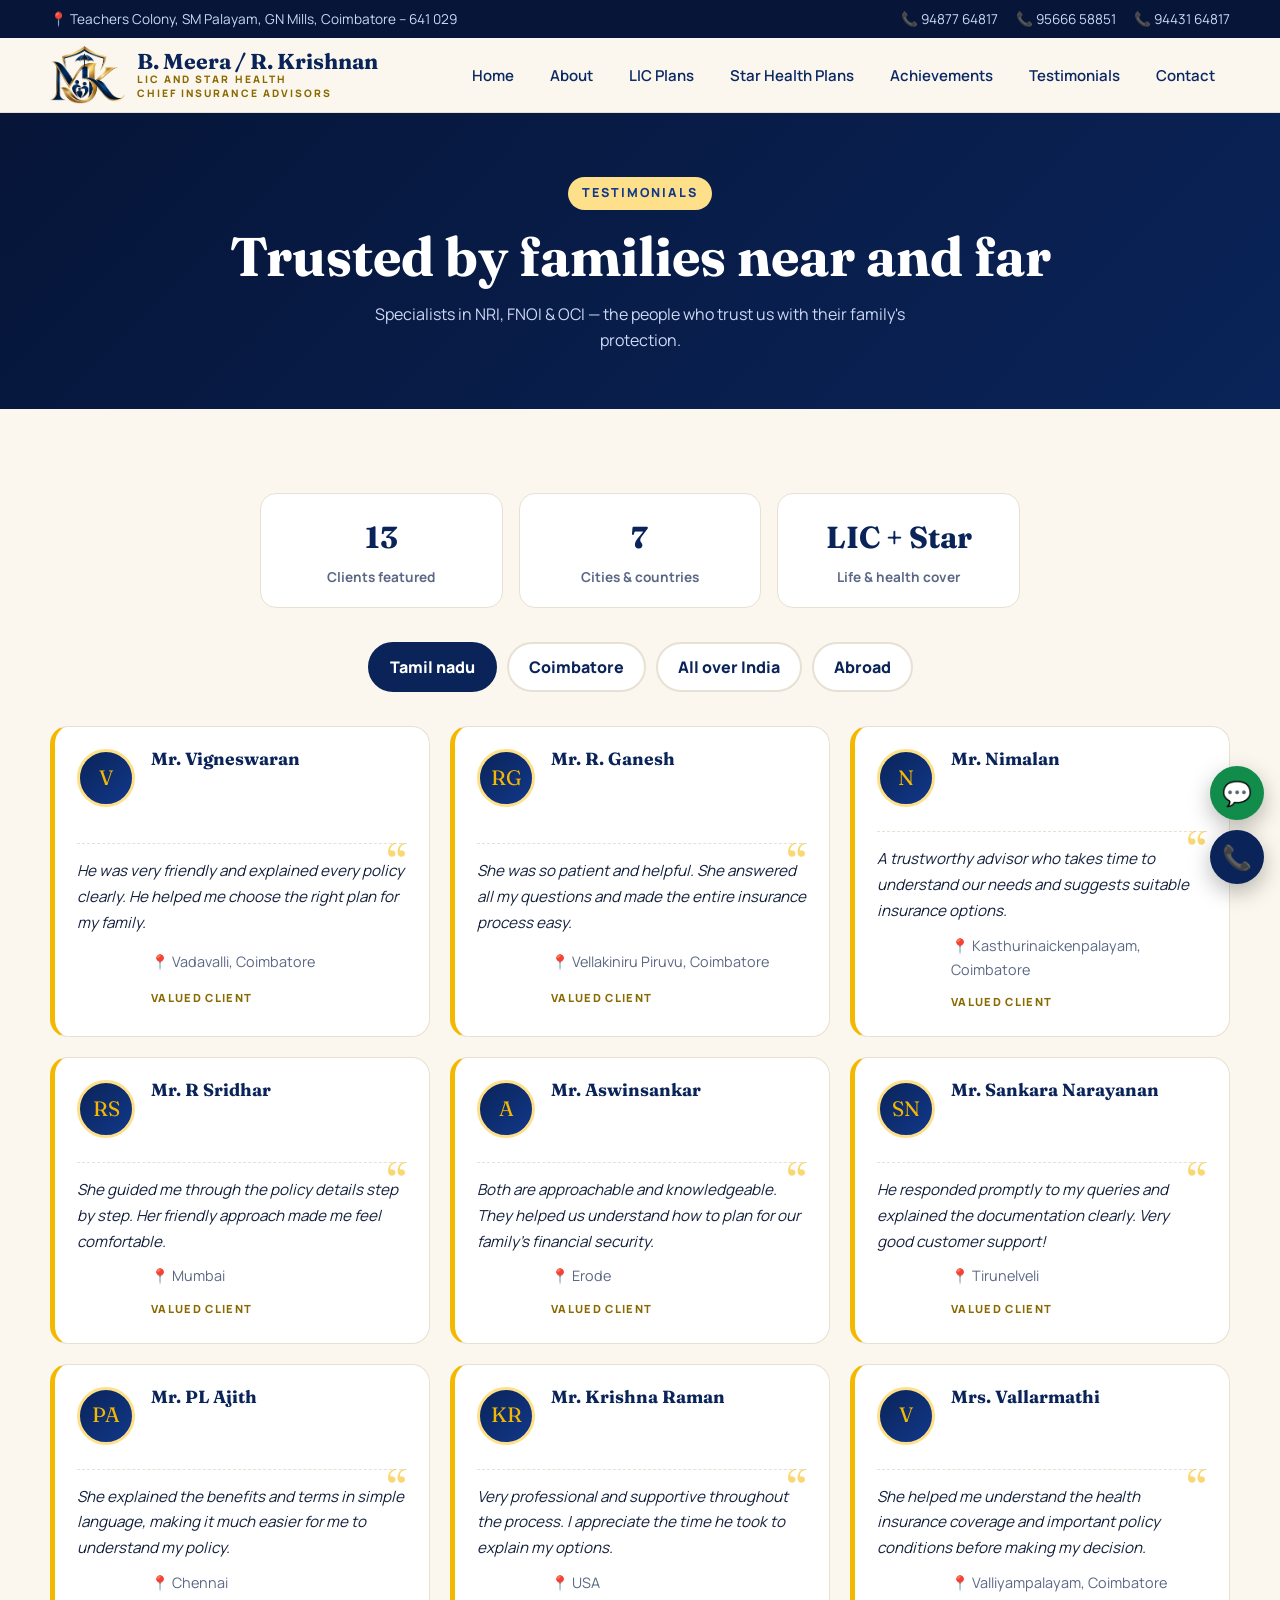
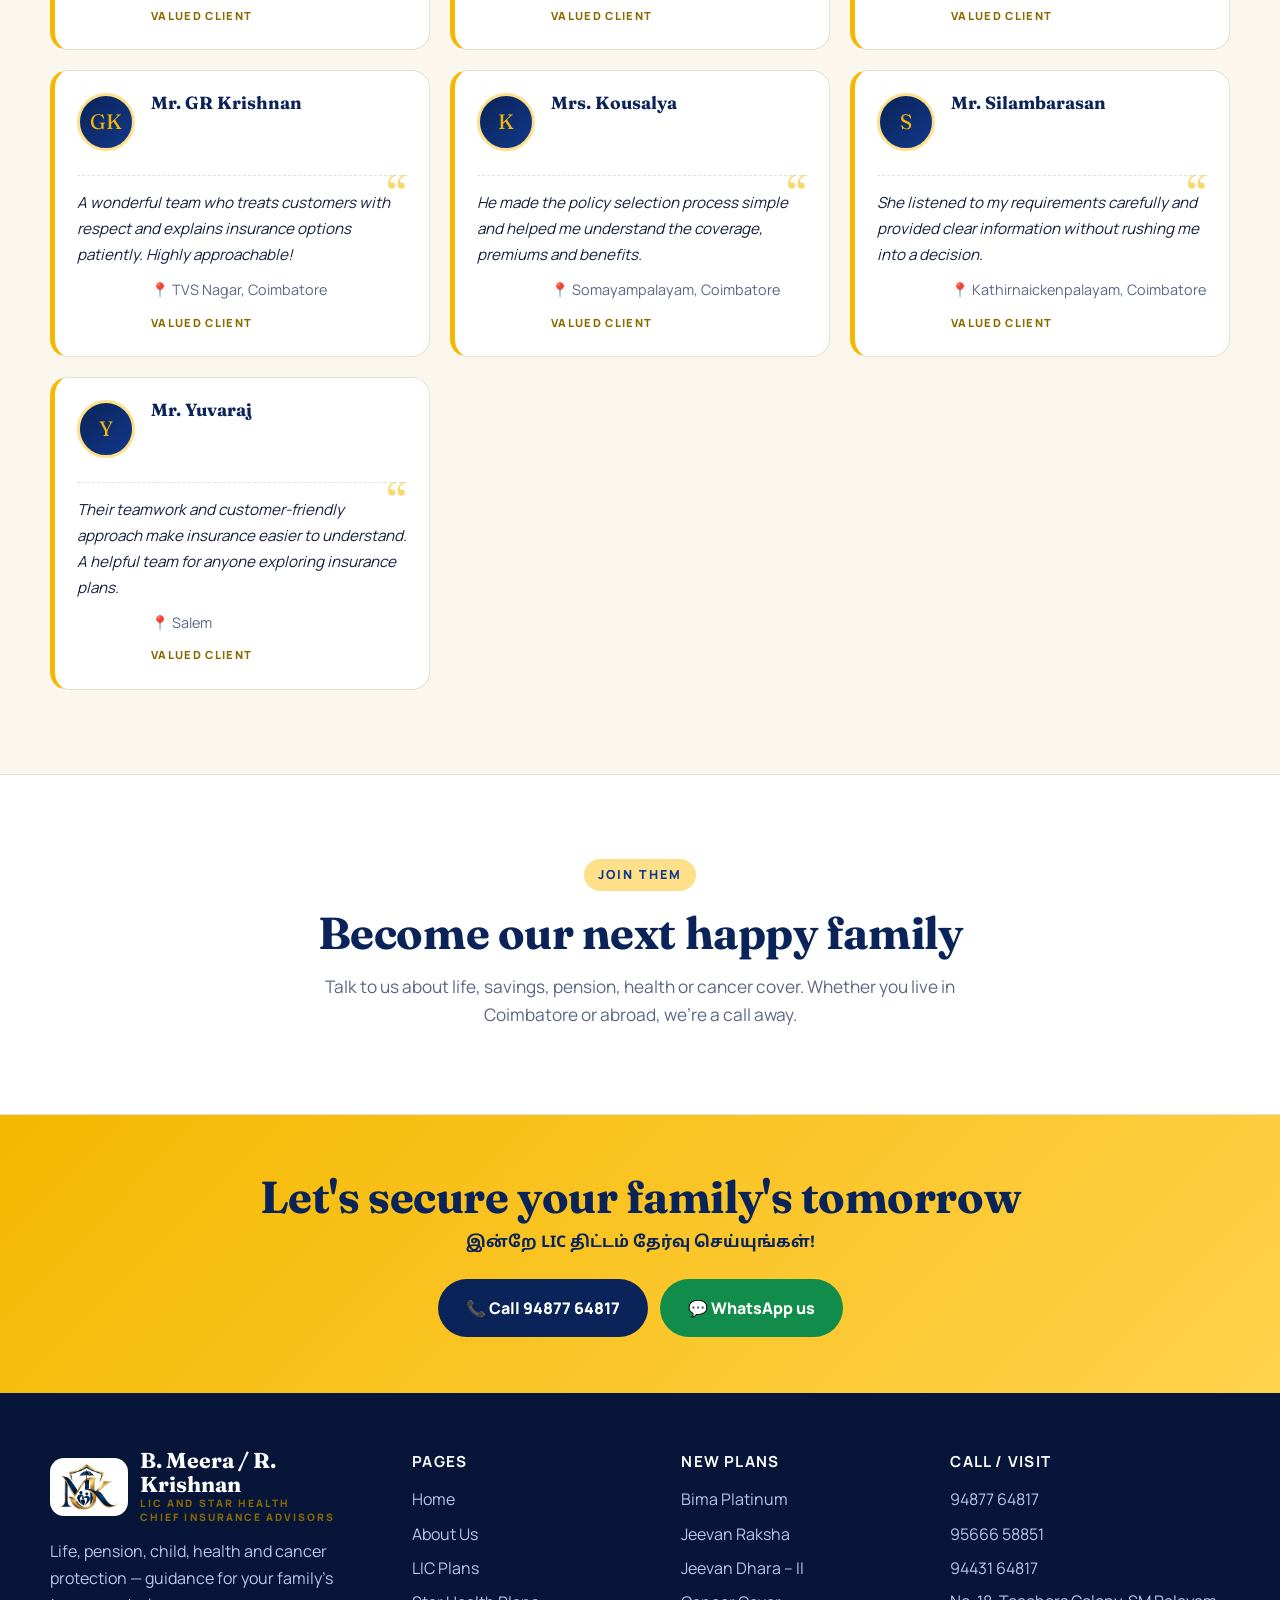
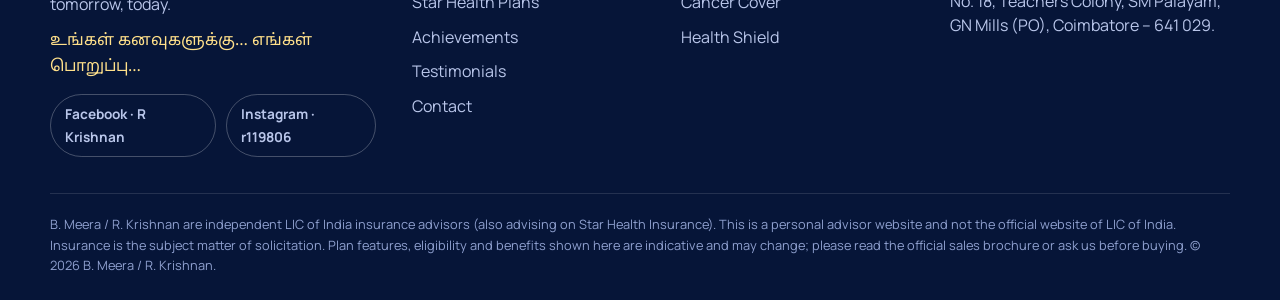
<file: testimonials.html>
<!DOCTYPE html>
<html lang="en">
<head>
<meta charset="UTF-8">
<meta name="viewport" content="width=device-width,initial-scale=1">
<title>Testimonials | B. Meera / R. Krishnan</title>
<meta name="description" content="Families across Coimbatore, Tamil Nadu and beyond who trust B. Meera / R. Krishnan for their LIC and Star Health insurance.">
<link rel="preconnect" href="https://fonts.googleapis.com"><link rel="preconnect" href="https://fonts.gstatic.com" crossorigin>
<link href="https://fonts.googleapis.com/css2?family=Fraunces:ital,opsz,wght@0,9..144,600;0,9..144,700;1,9..144,600&family=Manrope:wght@400;600;700;800&family=Noto+Sans+Tamil:wght@400;600;700&display=swap" rel="stylesheet">
<link rel="icon" type="image/png" href="images/favicon.png">
<link rel="stylesheet" href="css/style.css">
</head>
<body>
<div class="topbar"><div class="container">
  <span class="tb-addr">📍 Teachers Colony, SM Palayam, GN Mills, Coimbatore – 641 029</span>
  <span class="tb-phones"><a href="tel:+919487764817">📞 94877 64817</a><a href="tel:+919566658851">📞 95666 58851</a><a href="tel:+919443164817">📞 94431 64817</a></span>
</div></div>
<header class="nav"><div class="container">
  <a href="index.html" class="brand"><img class="brand-logo" src="images/logo-mk.png" alt="MK logo — B. Meera / R. Krishnan"><div class="bt"><strong>B. Meera / R. Krishnan</strong><span>LIC and Star Health<br>Chief Insurance Advisors</span></div></a>
  <button class="burger" aria-label="Menu" aria-expanded="false"><span></span></button>
  <ul>
     <li><a href="index.html" class="active">Home</a></li>
<li><a href="about.html" class="active">About</a></li>
<li><a href="plans.html" class="active">LIC Plans</a></li>
<li><a href="star-health-plans.html" class="active">Star Health Plans</a></li>
<li><a href="achievements.html" class="active">Achievements</a></li>
<li><a href="testimonials.html" class="active">Testimonials</a></li>
<li><a href="contact.html" class="active">Contact</a></li>
  </ul>
</div></header>

<section class="page-hero"><div class="container"><span class="eyebrow">Testimonials</span><h1>Trusted by families near and far</h1><p>Specialists in NRI, FNOI & OCI — the people who trust us with their family's protection.</p></div></section>
<section><div class="container">
  <div class="tstats reveal"><div><b>13</b><span>Clients featured</span></div><div><b>7</b><span>Cities &amp; countries</span></div><div><b>LIC + Star</b><span>Life &amp; health cover</span></div></div>
  <div class="chips"><button class="chip on" data-tfilter="all">Tamil nadu</button><button class="chip" data-tfilter="coimbatore">Coimbatore</button><button class="chip" data-tfilter="tn">All over India</button><button class="chip" data-tfilter="away">Abroad</button></div>
  <div class="tgrid">
    <article class="tcard reveal" data-region="coimbatore"><div class="tav">V</div><div><h3>Mr. Vigneswaran</h3><p class="quote">He was very friendly and explained every policy clearly. He helped me choose the right plan for my family.</p><p class="loc">📍 Vadavalli, Coimbatore</p><p class="tag">Valued client</p></div></article>
    <article class="tcard reveal" data-region="coimbatore"><div class="tav">RG</div><div><h3>Mr. R. Ganesh</h3><p class="quote">She was so patient and helpful. She answered all my questions and made the entire insurance process easy.</p><p class="loc">📍 Vellakiniru Piruvu, Coimbatore</p><p class="tag">Valued client</p></div></article>
    <article class="tcard reveal" data-region="coimbatore"><div class="tav">N</div><div><h3>Mr. Nimalan</h3><p class="quote">A trustworthy advisor who takes time to understand our needs and suggests suitable insurance options.</p><p class="loc">📍 Kasthurinaickenpalayam, Coimbatore</p><p class="tag">Valued client</p></div></article>
    <article class="tcard reveal" data-region="away"><div class="tav">RS</div><div><h3>Mr. R Sridhar</h3><p class="quote">She guided me through the policy details step by step. Her friendly approach made me feel comfortable.</p><p class="loc">📍 Mumbai</p><p class="tag">Valued client</p></div></article>
    <article class="tcard reveal" data-region="tn"><div class="tav">A</div><div><h3>Mr. Aswinsankar</h3><p class="quote">Both are approachable and knowledgeable. They helped us understand how to plan for our family's financial security.</p><p class="loc">📍 Erode</p><p class="tag">Valued client</p></div></article>
    <article class="tcard reveal" data-region="tn"><div class="tav">SN</div><div><h3>Mr. Sankara Narayanan</h3><p class="quote">He responded promptly to my queries and explained the documentation clearly. Very good customer support!</p><p class="loc">📍 Tirunelveli</p><p class="tag">Valued client</p></div></article>
    <article class="tcard reveal" data-region="tn"><div class="tav">PA</div><div><h3>Mr. PL Ajith</h3><p class="quote">She explained the benefits and terms in simple language, making it much easier for me to understand my policy.</p><p class="loc">📍 Chennai</p><p class="tag">Valued client</p></div></article>
    <article class="tcard reveal" data-region="away"><div class="tav">KR</div><div><h3>Mr. Krishna Raman</h3><p class="quote">Very professional and supportive throughout the process. I appreciate the time he took to explain my options.</p><p class="loc">📍 USA</p><p class="tag">Valued client</p></div></article>
    <article class="tcard reveal" data-region="coimbatore"><div class="tav">V</div><div><h3>Mrs. Vallarmathi</h3><p class="quote">She helped me understand the health insurance coverage and important policy conditions before making my decision.</p><p class="loc">📍 Valliyampalayam, Coimbatore</p><p class="tag">Valued client</p></div></article>
    <article class="tcard reveal" data-region="coimbatore"><div class="tav">GK</div><div><h3>Mr. GR Krishnan</h3><p class="quote">A wonderful team who treats customers with respect and explains insurance options patiently. Highly approachable!</p><p class="loc">📍 TVS Nagar, Coimbatore</p><p class="tag">Valued client</p></div></article>
    <article class="tcard reveal" data-region="coimbatore"><div class="tav">K</div><div><h3>Mrs. Kousalya</h3><p class="quote">He made the policy selection process simple and helped me understand the coverage, premiums and benefits.</p><p class="loc">📍 Somayampalayam, Coimbatore</p><p class="tag">Valued client</p></div></article>
    <article class="tcard reveal" data-region="coimbatore"><div class="tav">S</div><div><h3>Mr. Silambarasan</h3><p class="quote">She listened to my requirements carefully and provided clear information without rushing me into a decision.</p><p class="loc">📍 Kathirnaickenpalayam, Coimbatore</p><p class="tag">Valued client</p></div></article>
    <article class="tcard reveal" data-region="tn"><div class="tav">Y</div><div><h3>Mr. Yuvaraj</h3><p class="quote">Their teamwork and customer-friendly approach make insurance easier to understand. A helpful team for anyone exploring insurance plans.</p><p class="loc">📍 Salem</p><p class="tag">Valued client</p></div></article>
  </div>
</div></section>
<section class="alt"><div class="container center reveal"><span class="eyebrow">Join them</span><h2>Become our next happy family</h2><p class="lead">Talk to us about life, savings, pension, health or cancer cover. Whether you live in Coimbatore or abroad, we're a call away.</p></div></section>

<section class="cta-band"><div class="container reveal">
  <h2>Let's secure your family's tomorrow</h2>
  <p class="tamil" style="font-weight:700;color:var(--navy)">இன்றே LIC திட்டம் தேர்வு செய்யுங்கள்!</p>
  <div class="row"><a class="btn btn-navy" href="tel:+919487764817">📞 Call 94877 64817</a><a class="btn btn-wa" href="https://wa.me/919487764817?text=Hello%2C%20I%20would%20like%20to%20know%20about%20LIC%20plans." target="_blank" rel="noopener">💬 WhatsApp us</a></div>
</div></section>

<footer><div class="container">
  <div class="cols">
    <div>
      <div class="brand"><span class="logo-chip"><img class="brand-logo" src="images/logo-mk.png" alt="MK logo"></span><div class="bt"><strong>B. Meera / R. Krishnan</strong><span>LIC and Star Health<br>Chief Insurance Advisors</span></div></div>
      <p style="margin-top:14px;max-width:34ch">Life, pension, child, health and cancer protection — guidance for your family's tomorrow, today.</p>
      <p class="tamil" style="margin-top:10px;color:#ffe08a">உங்கள் கனவுகளுக்கு… எங்கள் பொறுப்பு…</p>
      <div class="social"><a href="https://www.facebook.com/search/top?q=R%20Krishnan" target="_blank" rel="noopener">Facebook · R Krishnan</a><a href="https://www.instagram.com/r119806/" target="_blank" rel="noopener">Instagram · r119806</a></div>
    </div>
    <div><h4>Pages</h4><ul><li><a href="index.html">Home</a></li><li><a href="about.html">About Us</a></li><li><a href="plans.html">LIC Plans</a></li><li><a href="star-health-plans.html">Star Health Plans</a></li><li><a href="achievements.html">Achievements</a></li><li><a href="testimonials.html">Testimonials</a></li><li><a href="contact.html">Contact</a></li></ul></div>
    <div><h4>New Plans</h4><ul><li><a href="plans.html#bima-platinum">Bima Platinum</a></li><li><a href="plans.html#jeevan-raksha">Jeevan Raksha</a></li><li><a href="plans.html#jeevan-dhara">Jeevan Dhara – II</a></li><li><a href="plans.html#cancer-cover">Cancer Cover</a></li><li><a href="plans.html#health-shield">Health Shield</a></li></ul></div>
    <div><h4>Call / Visit</h4><ul><li><a href="tel:+919487764817">94877 64817</a></li><li><a href="tel:+919566658851">95666 58851</a></li><li><a href="tel:+919443164817">94431 64817</a></li><li style="line-height:1.5">No. 18, Teachers Colony, SM Palayam, GN Mills (PO), Coimbatore – 641 029.</li></ul></div>
  </div>
  <p class="disclaimer">B. Meera / R. Krishnan are independent LIC of India insurance advisors (also advising on Star Health Insurance). This is a personal advisor website and not the official website of LIC of India. Insurance is the subject matter of solicitation. Plan features, eligibility and benefits shown here are indicative and may change; please read the official sales brochure or ask us before buying. © 2026 B. Meera / R. Krishnan.</p>
</div></footer>
<div class="float"><a class="wa" href="https://wa.me/919487764817?text=Hello%2C%20I%20would%20like%20to%20know%20about%20LIC%20plans." target="_blank" rel="noopener" aria-label="WhatsApp">💬</a><a class="call" href="tel:+919487764817" aria-label="Call">📞</a></div>
<script src="js/main.js"></script>
</body></html>
</file>
<file: css/style.css>
/* B. Meera / R. Krishnan — LIC Chief Insurance Advisors */
:root{
  --navy:#0a2459; --navy-2:#12388a; --navy-deep:#061538;
  --gold:#f5b800; --gold-soft:#ffe08a;
  --cream:#fbf7ee; --paper:#ffffff; --ink:#14213d; --muted:#5b6785;
  --line:#e6e1d3; --green:#128c4a;
  --radius:18px; --shadow:0 10px 30px rgba(10,36,89,.12);
  --head:'Fraunces',Georgia,serif; --body:'Manrope','Noto Sans Tamil',system-ui,sans-serif;
}
*{box-sizing:border-box;margin:0;padding:0}
html{scroll-behavior:smooth}
body{font-family:var(--body);background:var(--cream);color:var(--ink);line-height:1.65;font-size:16px;-webkit-font-smoothing:antialiased}
img,video{max-width:100%;display:block}
a{color:inherit;text-decoration:none}
.tamil{font-family:'Noto Sans Tamil',var(--body)}
.container{width:min(1180px,100% - 32px);margin-inline:auto}
section{padding:84px 0}
h1,h2,h3{font-family:var(--head);line-height:1.15;color:var(--navy)}
h2{font-size:clamp(1.9rem,4vw,2.8rem);margin-bottom:14px;letter-spacing:-.01em}
.eyebrow{display:inline-block;font-size:.78rem;letter-spacing:.16em;text-transform:uppercase;font-weight:800;color:var(--navy-2);background:var(--gold-soft);padding:6px 14px;border-radius:99px;margin-bottom:16px}
.lead{color:var(--muted);font-size:1.08rem;max-width:62ch}
.center{text-align:center}.center .lead{margin-inline:auto}

/* Top bar + nav */
.topbar{background:var(--navy-deep);color:#cdd8f5;font-size:.85rem}
.topbar .container{display:flex;justify-content:space-between;gap:12px;flex-wrap:wrap;padding:8px 0}
.topbar a:hover{color:var(--gold)}
.topbar .tb-phones{display:flex;gap:18px;flex-wrap:wrap}
header.nav{position:sticky;top:0;z-index:50;background:rgba(251,247,238,.92);backdrop-filter:blur(12px);border-bottom:1px solid var(--line)}
.nav .container{display:flex;align-items:center;justify-content:space-between;height:74px;gap:16px}
.brand{display:flex;flex-direction:column;line-height:1.1}
.brand strong{font-family:var(--head);font-size:1.35rem;color:var(--navy);font-weight:700}
.brand span{font-size:.64rem;letter-spacing:.2em;font-weight:800;color:#8a6a00;text-transform:uppercase}
.nav ul{display:flex;gap:6px;list-style:none;align-items:center}
.nav ul a{padding:9px 14px;border-radius:99px;font-weight:700;font-size:.93rem;color:var(--navy)}
.nav ul a:hover{background:#fff}
.nav ul a.active{background:var(--navy);color:#fff}
.nav ul a.cta{background:var(--gold);color:var(--navy-deep)}
.burger{display:none;background:none;border:0;width:44px;height:44px;cursor:pointer}
.burger span,.burger span::before,.burger span::after{display:block;width:24px;height:2.5px;background:var(--navy);border-radius:2px;position:relative;margin:auto;transition:.25s}
.burger span::before,.burger span::after{content:"";position:absolute;left:0}
.burger span::before{top:-8px}.burger span::after{top:8px}
.burger.open span{background:transparent}.burger.open span::before{top:0;transform:rotate(45deg)}.burger.open span::after{top:0;transform:rotate(-45deg)}

/* Buttons */
.btn{display:inline-flex;align-items:center;gap:8px;padding:14px 26px;border-radius:99px;font-weight:800;border:2px solid transparent;cursor:pointer;font:inherit;font-weight:800;transition:.2s}
.btn-gold{background:var(--gold);color:var(--navy-deep)}.btn-gold:hover{transform:translateY(-2px);box-shadow:0 8px 20px rgba(245,184,0,.45)}
.btn-ghost{border-color:rgba(255,255,255,.55);color:#fff}.btn-ghost:hover{background:#fff;color:var(--navy)}
.btn-navy{background:var(--navy);color:#fff}.btn-navy:hover{background:var(--navy-2)}
.btn-wa{background:var(--green);color:#fff}.btn-wa:hover{filter:brightness(1.1)}
.btn-outline{border-color:var(--navy);color:var(--navy)}.btn-outline:hover{background:var(--navy);color:#fff}

/* Hero */
.hero{background:radial-gradient(1200px 500px at 85% -10%,#1d4db0 0,transparent 60%),linear-gradient(135deg,var(--navy-deep),var(--navy) 60%,var(--navy-2));color:#fff;padding:70px 0 90px;position:relative;overflow:hidden}
.hero::after{content:"";position:absolute;inset:auto -80px -120px auto;width:420px;height:420px;border-radius:50%;border:60px solid rgba(245,184,0,.14)}
.hero .grid{display:grid;grid-template-columns:1.1fr .9fr;gap:56px;align-items:center;position:relative;z-index:1}
.hero h1{color:#fff;font-size:clamp(2.4rem,5.6vw,4.2rem);letter-spacing:-.02em}
.hero h1 em{font-style:italic;color:var(--gold)}
.hero .tag{font-size:1.15rem;color:#d6e0ff;margin:18px 0 8px;max-width:52ch}
.hero .tamil-tag{color:var(--gold-soft);font-weight:700;margin-bottom:28px}
.hero .actions{display:flex;gap:12px;flex-wrap:wrap}
.hero .photo{position:relative}
.hero .photo img{border-radius:28px;border:6px solid rgba(255,255,255,.9);box-shadow:0 30px 60px rgba(0,0,0,.4);aspect-ratio:4/5;object-fit:cover;object-position:top;width:100%;max-width:440px;margin-inline:auto}
.hero .badge{position:absolute;left:-6px;bottom:30px;background:var(--gold);color:var(--navy-deep);padding:14px 20px;border-radius:16px;font-weight:800;box-shadow:var(--shadow);max-width:230px;line-height:1.3}
.hero .badge small{display:block;font-weight:600;opacity:.8}

/* Trust strip */
.strip{background:var(--gold);color:var(--navy-deep);padding:18px 0;font-weight:800}
.strip .container{display:flex;justify-content:space-around;gap:14px 30px;flex-wrap:wrap;text-align:center;font-size:.95rem}

/* Cards / grids */
.grid-3{display:grid;grid-template-columns:repeat(3,1fr);gap:22px}
.grid-4{display:grid;grid-template-columns:repeat(4,1fr);gap:20px}
.card{background:var(--paper);border:1px solid var(--line);border-radius:var(--radius);padding:28px;box-shadow:0 2px 0 rgba(10,36,89,.03);transition:.25s}
.card:hover{transform:translateY(-4px);box-shadow:var(--shadow)}
.card .ico{width:54px;height:54px;border-radius:15px;background:var(--navy);color:var(--gold);display:grid;place-items:center;font-size:1.5rem;margin-bottom:16px}
.card h3{font-size:1.25rem;margin-bottom:8px}
.card p{color:var(--muted);font-size:.97rem}
.section-head{margin-bottom:44px}
.alt{background:#fff;border-block:1px solid var(--line)}
.dark{background:var(--navy);color:#fff}.dark h2,.dark h3{color:#fff}.dark .lead{color:#c9d5f5}

/* Plan cards */
.plan{background:#fff;border:1px solid var(--line);border-radius:var(--radius);overflow:hidden;display:flex;flex-direction:column;transition:.25s;position:relative}
.plan:hover{transform:translateY(-4px);box-shadow:var(--shadow)}
.plan .top{padding:22px 24px 16px;background:linear-gradient(135deg,var(--navy),var(--navy-2));color:#fff;position:relative}
.plan .top h3{color:#fff;font-size:1.3rem;margin-bottom:2px}
.plan .top .pno{font-size:.8rem;color:var(--gold-soft);font-weight:700;letter-spacing:.06em}
.plan .new{position:absolute;right:16px;top:16px;background:var(--gold);color:var(--navy-deep);font-size:.68rem;font-weight:800;letter-spacing:.1em;padding:4px 10px;border-radius:99px}
.plan .body{padding:20px 24px 24px;display:flex;flex-direction:column;gap:14px;flex:1}
.plan .type{font-size:.85rem;color:var(--muted);font-weight:600}
.plan ul{list-style:none;display:grid;gap:9px}
.plan li{padding-left:26px;position:relative;font-size:.95rem}
.plan li::before{content:"✓";position:absolute;left:0;color:var(--green);font-weight:800}
.facts{display:grid;grid-template-columns:1fr 1fr;gap:10px;background:var(--cream);border-radius:12px;padding:14px}
.facts div{font-size:.82rem;color:var(--muted);line-height:1.35}
.facts b{display:block;color:var(--navy);font-size:.95rem}
.plan .actions{margin-top:auto;display:flex;gap:10px;flex-wrap:wrap}
.plan .actions .btn{padding:10px 18px;font-size:.9rem}
.chips{display:flex;gap:10px;flex-wrap:wrap;justify-content:center;margin-bottom:34px}
.chip{padding:10px 20px;border-radius:99px;border:2px solid var(--line);background:#fff;font:inherit;font-weight:800;color:var(--navy);cursor:pointer;transition:.2s}
.chip:hover{border-color:var(--navy)}
.chip.on{background:var(--navy);border-color:var(--navy);color:#fff}
.plan.hide{display:none}
.note{font-size:.85rem;color:var(--muted);background:#fff7dc;border:1px solid #f1dc8f;padding:14px 18px;border-radius:12px;margin-top:34px}

/* Page header */
.page-hero{background:linear-gradient(135deg,var(--navy-deep),var(--navy));color:#fff;padding:64px 0 56px;text-align:center}
.page-hero h1{color:#fff;font-size:clamp(2rem,4.6vw,3.4rem)}
.page-hero p{color:#cdd8f5;max-width:60ch;margin:12px auto 0}

/* About */
.about-grid{display:grid;grid-template-columns:.9fr 1.1fr;gap:56px;align-items:center}
.about-grid img{border-radius:24px;box-shadow:var(--shadow);aspect-ratio:4/5;object-fit:cover;object-position:top;width:100%}
.checks{list-style:none;display:grid;gap:10px;margin:18px 0 26px}
.checks li{padding-left:30px;position:relative}
.checks li::before{content:"✓";position:absolute;left:0;top:0;width:22px;height:22px;border-radius:50%;background:var(--gold);color:var(--navy-deep);font-size:.8rem;font-weight:800;display:grid;place-items:center}
.duo{display:grid;grid-template-columns:1fr 1fr;gap:22px;margin-top:30px}
.duo .card{text-align:center}
.duo .card .avatar{width:72px;height:72px;border-radius:50%;background:var(--navy);color:var(--gold);font-family:var(--head);font-size:2rem;display:grid;place-items:center;margin:0 auto 12px}

/* Achievements */
.videos{display:grid;grid-template-columns:repeat(2,minmax(0,360px));gap:30px;justify-content:center}
.vcard{background:#fff;border-radius:22px;overflow:hidden;border:1px solid var(--line);box-shadow:var(--shadow)}
.vcard video{width:100%;aspect-ratio:478/848;object-fit:cover;background:#000}
.vcard .cap{padding:16px 20px}
.vcard .cap b{color:var(--navy)}
.vcard .cap p{font-size:.9rem;color:var(--muted)}
.gallery{columns:3 280px;column-gap:20px}
.gallery figure{break-inside:avoid;margin-bottom:20px;border-radius:18px;overflow:hidden;background:#fff;border:1px solid var(--line);cursor:zoom-in;position:relative}
.gallery img{width:100%;transition:transform .5s}
.gallery figure:hover img{transform:scale(1.03)}
.gallery figcaption{padding:12px 16px;font-size:.88rem;color:var(--muted);font-weight:600}
.lightbox{position:fixed;inset:0;background:rgba(3,10,30,.92);display:none;place-items:center;z-index:100;padding:24px;cursor:zoom-out}
.lightbox.open{display:grid}
.lightbox img{max-height:90vh;max-width:96vw;border-radius:12px}

/* Contact */
.contact-grid{display:grid;grid-template-columns:1fr 1fr;gap:34px}
.info-list{display:grid;gap:16px}
.info{display:flex;gap:16px;background:#fff;border:1px solid var(--line);border-radius:16px;padding:18px 20px;align-items:flex-start}
.info .ico{flex:none;width:46px;height:46px;border-radius:13px;background:var(--navy);color:var(--gold);display:grid;place-items:center;font-size:1.25rem}
.info h3{font-size:1.05rem;margin-bottom:2px;font-family:var(--body);font-weight:800}
.info a:hover{color:var(--navy-2);text-decoration:underline}
.phones a{display:block;font-weight:700}
form.enq{background:#fff;border:1px solid var(--line);border-radius:22px;padding:30px;box-shadow:var(--shadow);display:grid;gap:14px}
form.enq label{font-weight:700;font-size:.9rem;color:var(--navy);display:grid;gap:6px}
form.enq input,form.enq select,form.enq textarea{font:inherit;padding:13px 14px;border:1.5px solid var(--line);border-radius:12px;background:var(--cream);color:var(--ink)}
form.enq input:focus,form.enq select:focus,form.enq textarea:focus{outline:3px solid var(--gold-soft);border-color:var(--navy)}
.map{border-radius:22px;overflow:hidden;border:1px solid var(--line);margin-top:34px;box-shadow:var(--shadow)}
.map iframe{width:100%;height:380px;border:0;display:block}

/* CTA + footer */
.cta-band{background:linear-gradient(135deg,var(--gold),#ffd24d);padding:56px 0;text-align:center}
.cta-band h2{margin-bottom:8px}
.cta-band .row{display:flex;gap:12px;justify-content:center;flex-wrap:wrap;margin-top:22px}
footer{background:var(--navy-deep);color:#b9c6ea;padding:56px 0 24px}
footer .cols{display:grid;grid-template-columns:1.4fr 1fr 1fr 1.2fr;gap:36px}
footer h4{color:#fff;margin-bottom:12px;font-family:var(--body);font-size:.95rem;letter-spacing:.08em;text-transform:uppercase}
footer a:hover{color:var(--gold)}
footer li{list-style:none;margin-bottom:8px}
footer .brand strong{color:#fff}
.social{display:flex;gap:10px;margin-top:14px}
.social a{padding:8px 14px;border-radius:99px;border:1px solid rgba(255,255,255,.25);font-weight:700;font-size:.85rem}
.social a:hover{background:var(--gold);color:var(--navy-deep);border-color:var(--gold)}
.disclaimer{margin-top:36px;padding-top:20px;border-top:1px solid rgba(255,255,255,.12);font-size:.8rem;line-height:1.6;color:#8fa0cf}

/* Floating buttons */
.float{position:fixed;right:16px;bottom:16px;display:grid;gap:10px;z-index:60}
.float a{width:54px;height:54px;border-radius:50%;display:grid;place-items:center;color:#fff;font-size:1.5rem;box-shadow:0 8px 22px rgba(0,0,0,.28);transition:.2s}
.float a:hover{transform:scale(1.08)}
.float .wa{background:var(--green)}.float .call{background:var(--navy)}

/* Reveal */
.reveal{opacity:0;transform:translateY(22px);transition:opacity .7s,transform .7s}
.reveal.in{opacity:1;transform:none}
@media (prefers-reduced-motion:reduce){.reveal{opacity:1;transform:none;transition:none}html{scroll-behavior:auto}}

@media (max-width:980px){
  .hero .grid,.about-grid,.contact-grid{grid-template-columns:1fr;gap:36px}
  .grid-3{grid-template-columns:1fr 1fr}.grid-4{grid-template-columns:1fr 1fr}
  footer .cols{grid-template-columns:1fr 1fr}
  .hero .photo{order:-1}.hero .photo img{max-width:320px}
  .hero .badge{left:50%;transform:translateX(-50%);bottom:-18px;text-align:center}
}
@media (max-width:760px){
  section{padding:60px 0}
  .burger{display:block}
  .nav ul{position:absolute;top:74px;left:0;right:0;background:var(--cream);flex-direction:column;padding:14px 16px 20px;border-bottom:1px solid var(--line);display:none;align-items:stretch;gap:4px}
  .nav ul.open{display:flex}
  .nav ul a{display:block;text-align:center;padding:13px}
  .topbar .tb-addr{display:none}
  .grid-3,.grid-4,.duo,.videos{grid-template-columns:1fr}
  footer .cols{grid-template-columns:1fr}
  .hero{padding:44px 0 70px}
}
.nw{white-space:nowrap}
.hero h1{font-size:clamp(2.2rem,4.4vw,3.6rem)}

/* Framed portraits (home hero) */
.portraits{display:grid;grid-template-columns:1fr 1fr;gap:22px;align-items:start;max-width:520px;margin-inline:auto;padding-bottom:34px}
.frame{margin:0;position:relative}
.frame.low{margin-top:38px}
.frame .mat{padding:10px;background:linear-gradient(145deg,#ffe08a,#f5b800 45%,#b98600);border-radius:6px;box-shadow:0 26px 50px rgba(0,0,0,.45),0 0 0 1px rgba(255,255,255,.25)}
.frame .mat::before{content:"";display:block;position:absolute;inset:10px;border:1px solid rgba(255,255,255,.55);border-radius:2px;pointer-events:none;z-index:2}
.frame img{width:100%;aspect-ratio:4/5;object-fit:cover;border:6px solid #fffdf6;border-radius:2px;background:#fff}
.frame figcaption{margin:-22px 12% 0;position:relative;z-index:3;background:var(--navy-deep);color:#fff;text-align:center;padding:10px 8px 11px;border-top:3px solid var(--gold);box-shadow:0 12px 24px rgba(0,0,0,.35);line-height:1.25}
.frame figcaption strong{display:block;font-family:var(--head);font-size:1.1rem;letter-spacing:.01em}
.frame figcaption span{font-size:.62rem;letter-spacing:.16em;text-transform:uppercase;color:var(--gold-soft);font-weight:800}
@media (max-width:980px){.portraits{max-width:440px}}
@media (max-width:480px){.portraits{gap:12px}.frame .mat{padding:6px}.frame .mat::before{inset:6px}.frame img{border-width:4px}.frame figcaption{margin:-18px 6% 0}.frame figcaption strong{font-size:.95rem}.frame figcaption span{font-size:.54rem;letter-spacing:.1em}.frame.low{margin-top:26px}}
.frame .mat{position:relative}
.frame figcaption span{white-space:nowrap;letter-spacing:.1em;font-size:.58rem}
@media (max-width:480px){.frame figcaption span{font-size:.5rem;letter-spacing:.06em}}

/* Logos */
.brand{flex-direction:row;align-items:center;gap:12px}
.brand-logo{height:52px;width:auto;flex:none}
.brand .bt{display:flex;flex-direction:column;line-height:1.1}
.brand .bt span{line-height:1.35}
.logo-chip{background:#fff;border-radius:14px;padding:6px 10px;display:inline-flex;letter-spacing:0;text-transform:none}
footer .brand-logo{height:46px}
.partners{display:inline-flex;align-items:center;gap:20px;background:#fff;padding:12px 22px;border-radius:16px;margin-bottom:22px;box-shadow:0 10px 28px rgba(0,0,0,.25)}
.partners img{height:46px;width:auto}
.partners i{width:1.5px;height:36px;background:var(--line)}
.frame figcaption span+span{margin-top:2px}
.frame figcaption span{display:block}
@media (max-width:1100px){.nav ul a{padding:9px 10px;font-size:.88rem}}
@media (max-width:480px){.partners{padding:9px 14px;gap:14px}.partners img{height:34px}.brand-logo{height:42px}.brand strong{font-size:1.1rem}.brand .bt span{font-size:.52rem;letter-spacing:.12em}}

/* Testimonials */
.tstats{display:grid;grid-template-columns:repeat(3,1fr);gap:16px;max-width:760px;margin:0 auto 34px}
.tstats div{background:#fff;border:1px solid var(--line);border-radius:16px;padding:18px;text-align:center}
.tstats b{display:block;font-family:var(--head);font-size:1.9rem;color:var(--navy)}
.tstats span{font-size:.85rem;color:var(--muted);font-weight:700}
.tgrid{display:grid;grid-template-columns:repeat(3,1fr);gap:20px}
.tcard{background:#fff;border:1px solid var(--line);border-left:5px solid var(--gold);border-radius:var(--radius);padding:22px;display:flex;gap:16px;align-items:center;transition:.25s}
.tcard:hover{transform:translateY(-4px);box-shadow:var(--shadow)}
.tcard.hide{display:none}
.tav{flex:none;width:58px;height:58px;border-radius:50%;background:linear-gradient(135deg,var(--navy),var(--navy-2));color:var(--gold);font-family:var(--head);font-size:1.3rem;display:grid;place-items:center;border:3px solid var(--gold-soft)}
.tcard h3{font-size:1.1rem;margin-bottom:2px}
.tcard .loc{font-size:.9rem;color:var(--muted)}
.tcard .tag{font-size:.7rem;letter-spacing:.12em;text-transform:uppercase;font-weight:800;color:#8a6a00;margin-top:4px}
@media (max-width:980px){.tgrid{grid-template-columns:1fr 1fr}}
@media (max-width:640px){.tgrid{grid-template-columns:1fr}.tstats{grid-template-columns:1fr}}
.brand-logo{height:58px}


/* Testimonial quote */
.tcard{display:grid;grid-template-columns:58px 1fr;column-gap:16px;row-gap:8px;align-items:start;padding:22px 22px 24px;position:relative;overflow:hidden}
.tcard > div:not(.tav){display:contents}
.tcard .tav{grid-row:1 / span 3}
.tcard h3,.tcard .loc,.tcard .tag{grid-column:2;margin:0}
.tcard .loc{margin-top:2px}
.tcard .tag{margin-top:4px}
.tcard .quote{grid-column:1 / -1;margin:16px 0 0;padding:14px 0 0 0;border-top:1px dashed var(--line);font-style:italic;font-size:.95rem;line-height:1.7;color:var(--ink);position:relative}
.tcard .quote::before{content:"\201C";position:absolute;right:0;top:-6px;font-family:var(--head);font-size:3.2rem;line-height:1;color:var(--gold);opacity:.55;font-style:normal}
.tgrid{align-items:stretch}

/* Floating WhatsApp menu */
.wa-menu{position:absolute;right:68px;top:0;background:#fff;border:1px solid var(--line);border-radius:16px;box-shadow:0 14px 34px rgba(0,0,0,.25);padding:12px;display:none;gap:8px;min-width:200px}
.wa-menu.open{display:grid}
.wa-menu p{font-size:.72rem;letter-spacing:.12em;text-transform:uppercase;font-weight:800;color:var(--muted);padding:2px 6px}
.float .wa-menu a{width:auto;height:auto;border-radius:12px;background:var(--green);color:#fff;font-size:.95rem;font-weight:800;padding:12px 16px;display:block;box-shadow:none;white-space:nowrap}
.float .wa-menu a:hover{transform:none;filter:brightness(1.1)}



/* ===== NAVIGATION LAYOUT FIX ===== */

.nav {
    position: relative;
    z-index: 1000;
    width: 100%;
}

.nav .container {
    display: flex !important;
    align-items: center !important;
    justify-content: space-between !important;
    gap: 24px;
    min-width: 0;
}

.nav .brand {
    display: flex;
    align-items: center;
    flex-shrink: 0;
    max-width: 380px;
}

.nav ul {
    display: flex !important;
    align-items: center !important;
    justify-content: flex-end !important;
    flex-wrap: nowrap !important;
    gap: 6px;
    list-style: none;
    margin: 0;
    padding: 0;
    flex: 1;
    min-width: 0;
}

.nav ul li {
    display: block;
    flex-shrink: 0;
    margin: 0;
    padding: 0;
}

.nav ul li a {
    display: inline-flex !important;
    align-items: center;
    justify-content: center;
    white-space: nowrap !important;
    word-break: normal !important;
    overflow-wrap: normal !important;
    padding: 12px 15px !important;
    margin: 0 !important;
    border-radius: 30px;
    background: transparent !important;
    color: #0b2863 !important;
    text-decoration: none;
    line-height: 1.3 !important;
    font-size: 15px;
    font-weight: 600;
    transition: background 0.2s ease, color 0.2s ease;
}

.nav ul a {
  color: #ffffff;
}
.nav ul a.active {
  background: #1e73be;
  color: #ffffff;
  border-radius: 6px;
  padding: 8px 14px;
}
</file>
